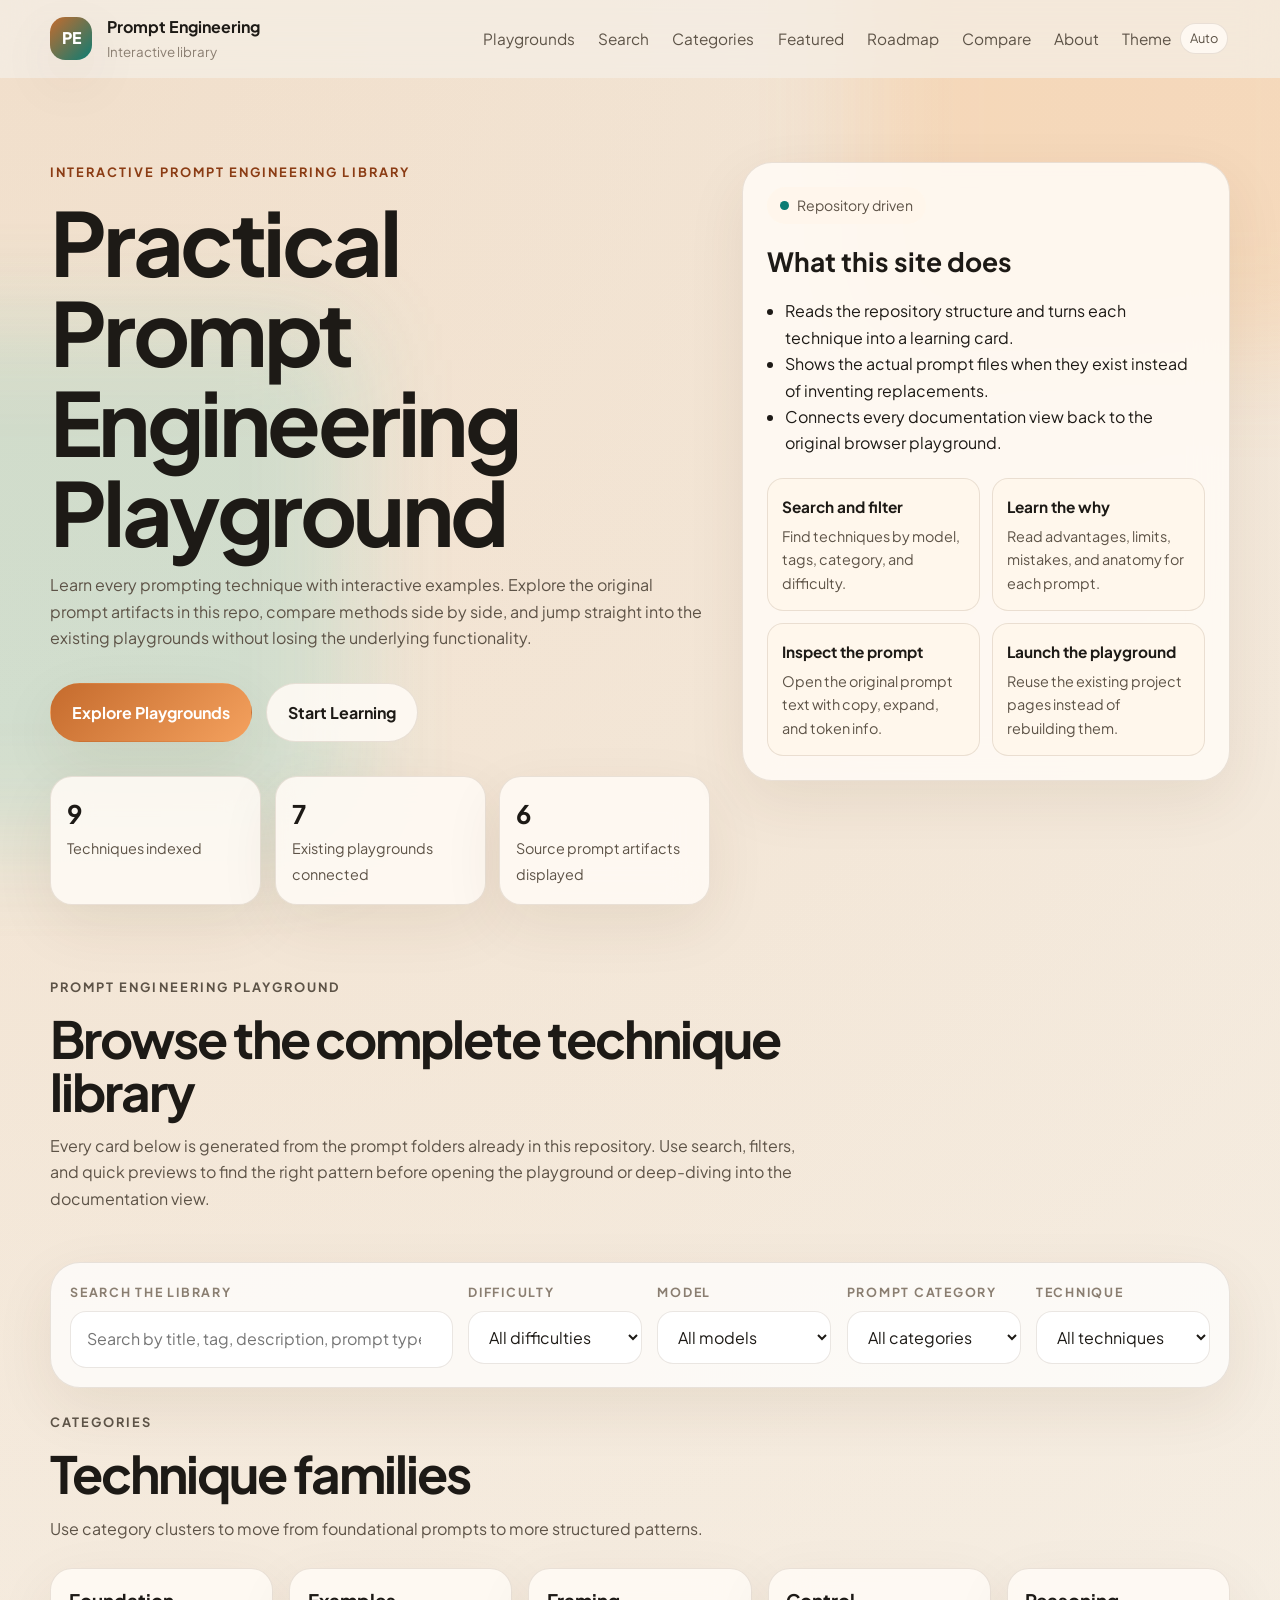
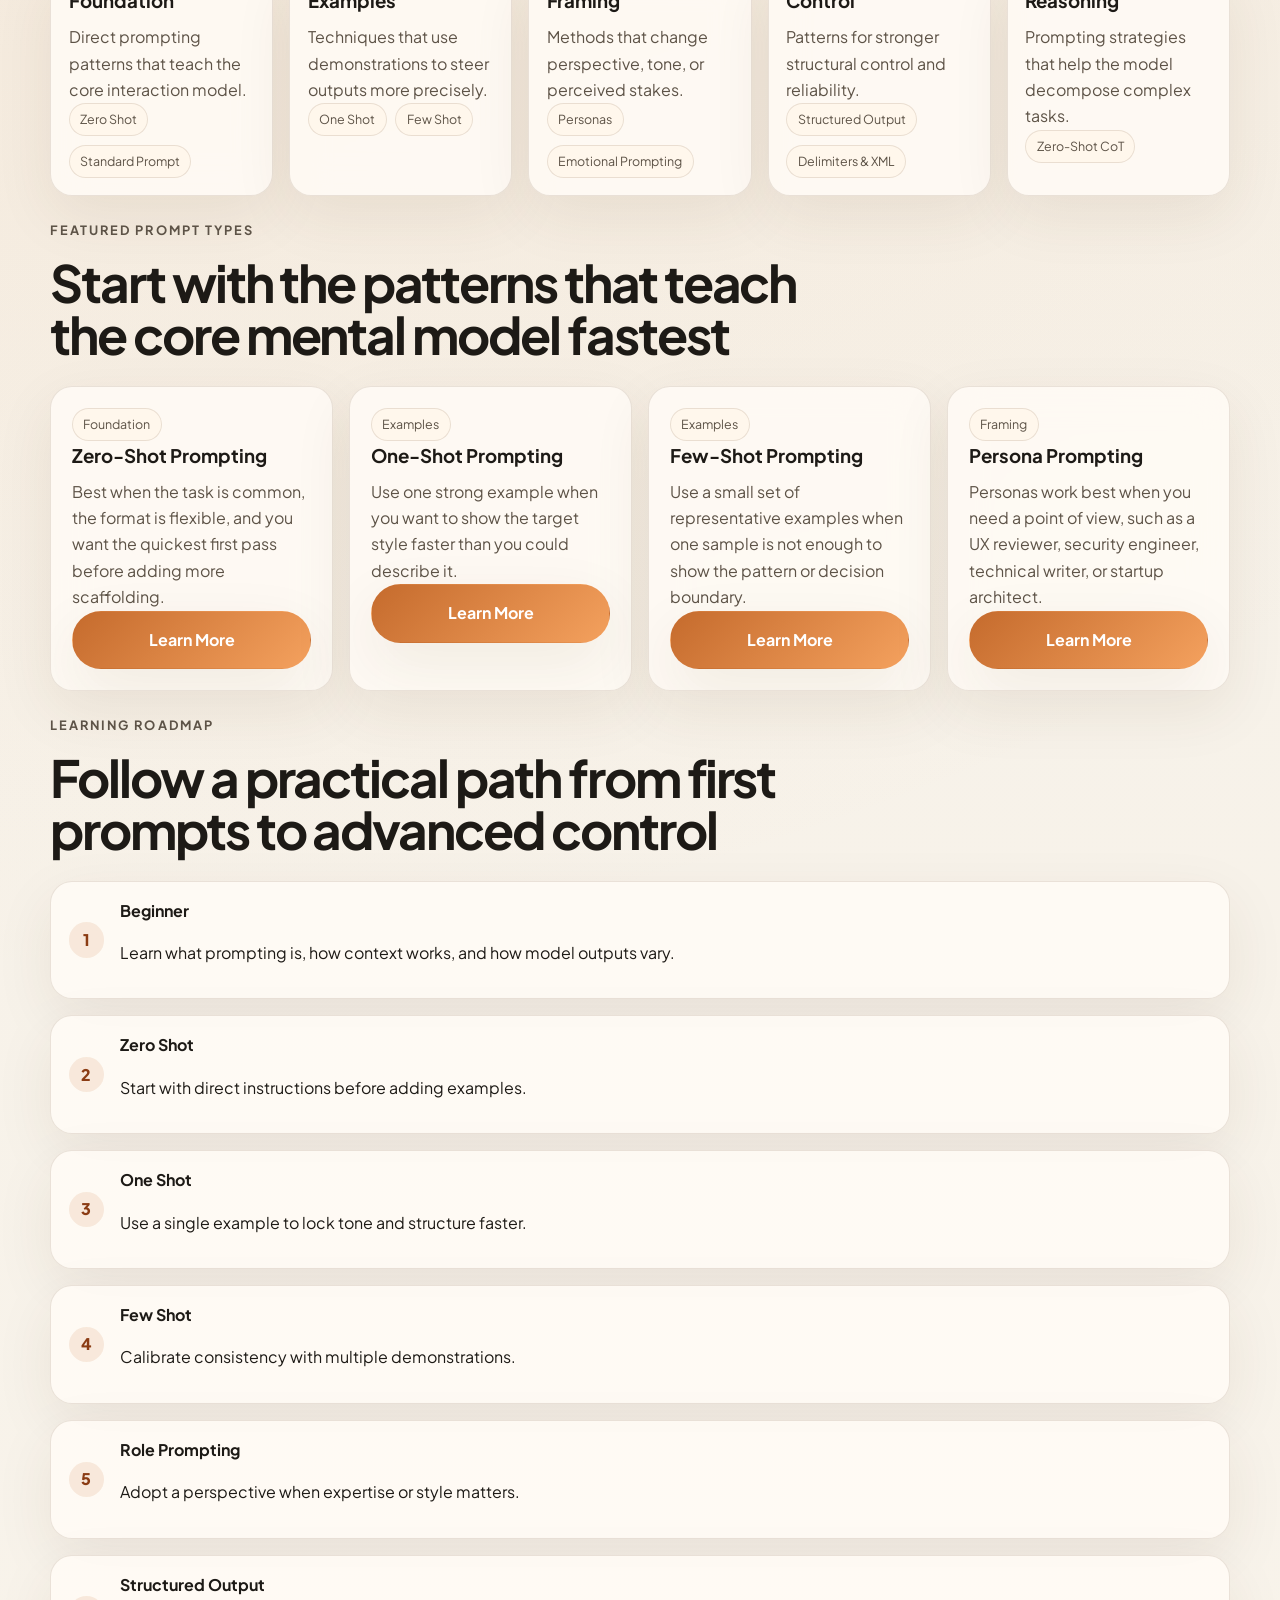
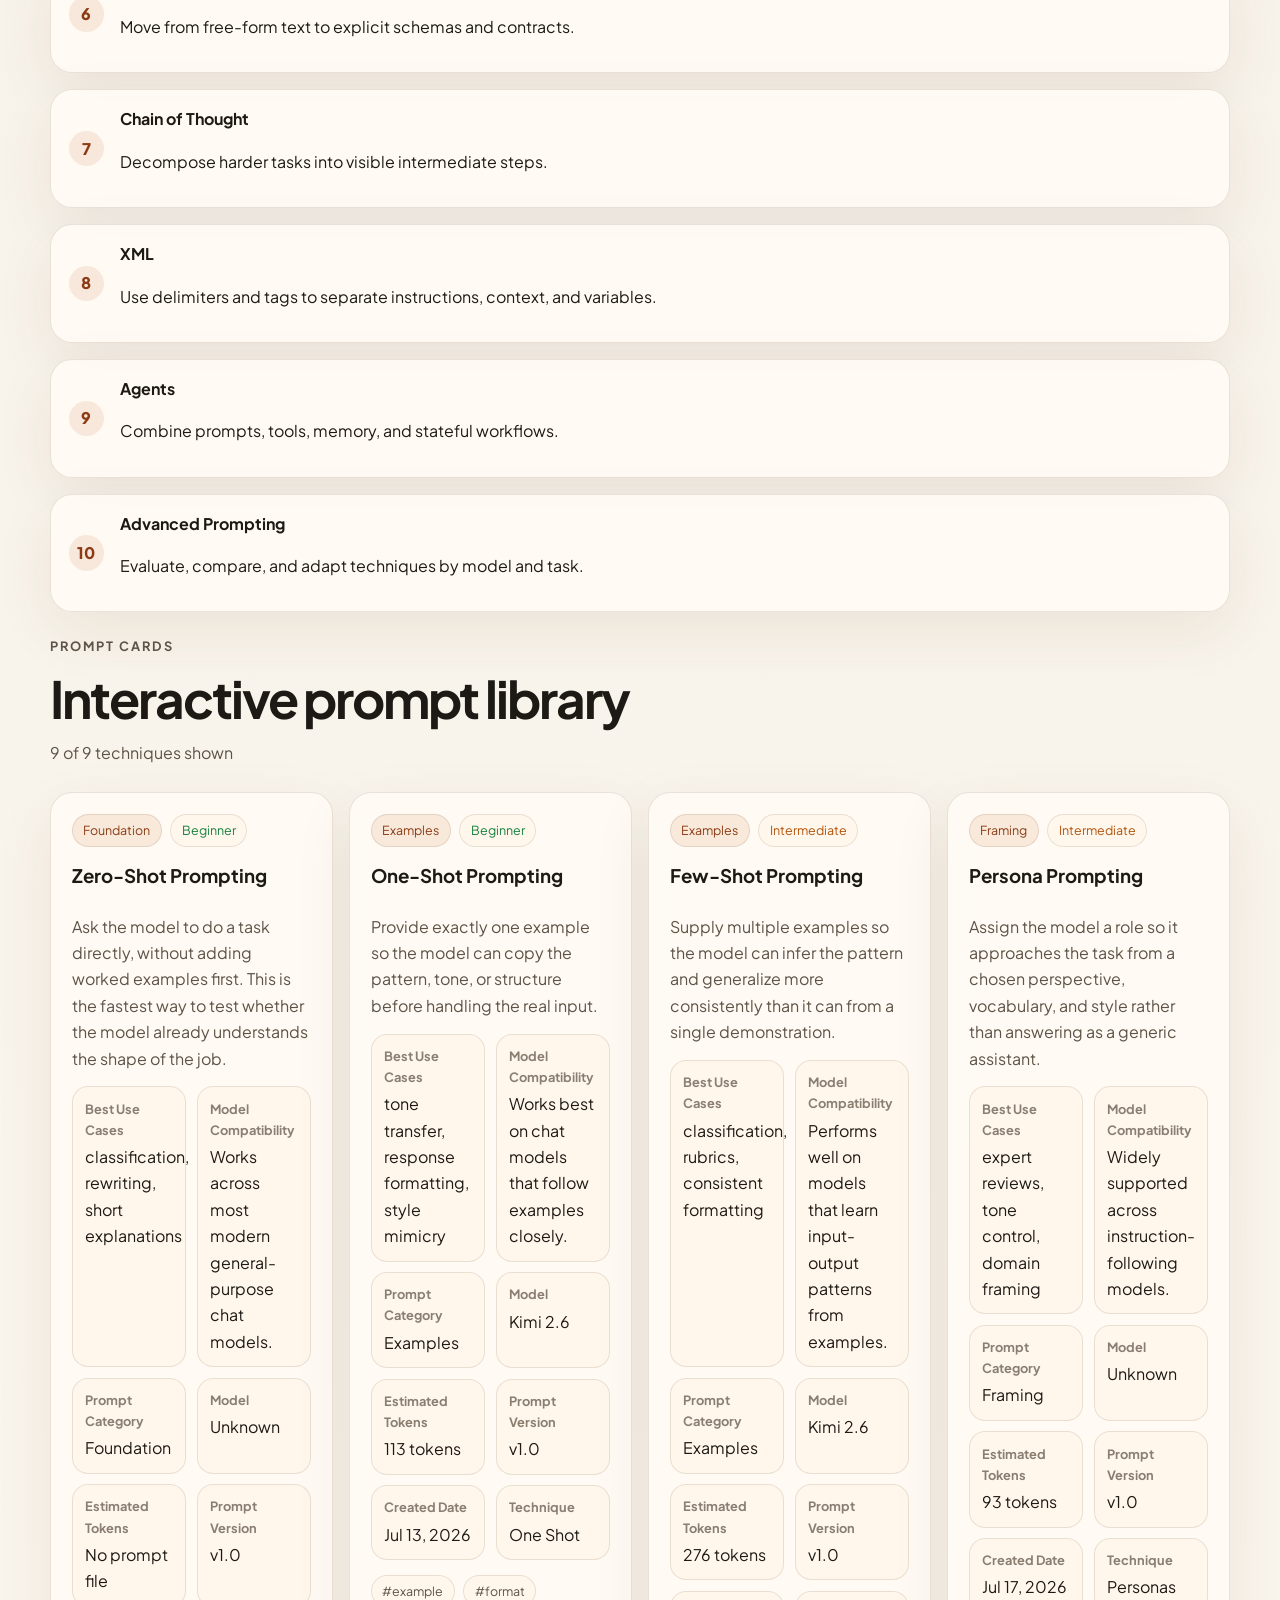
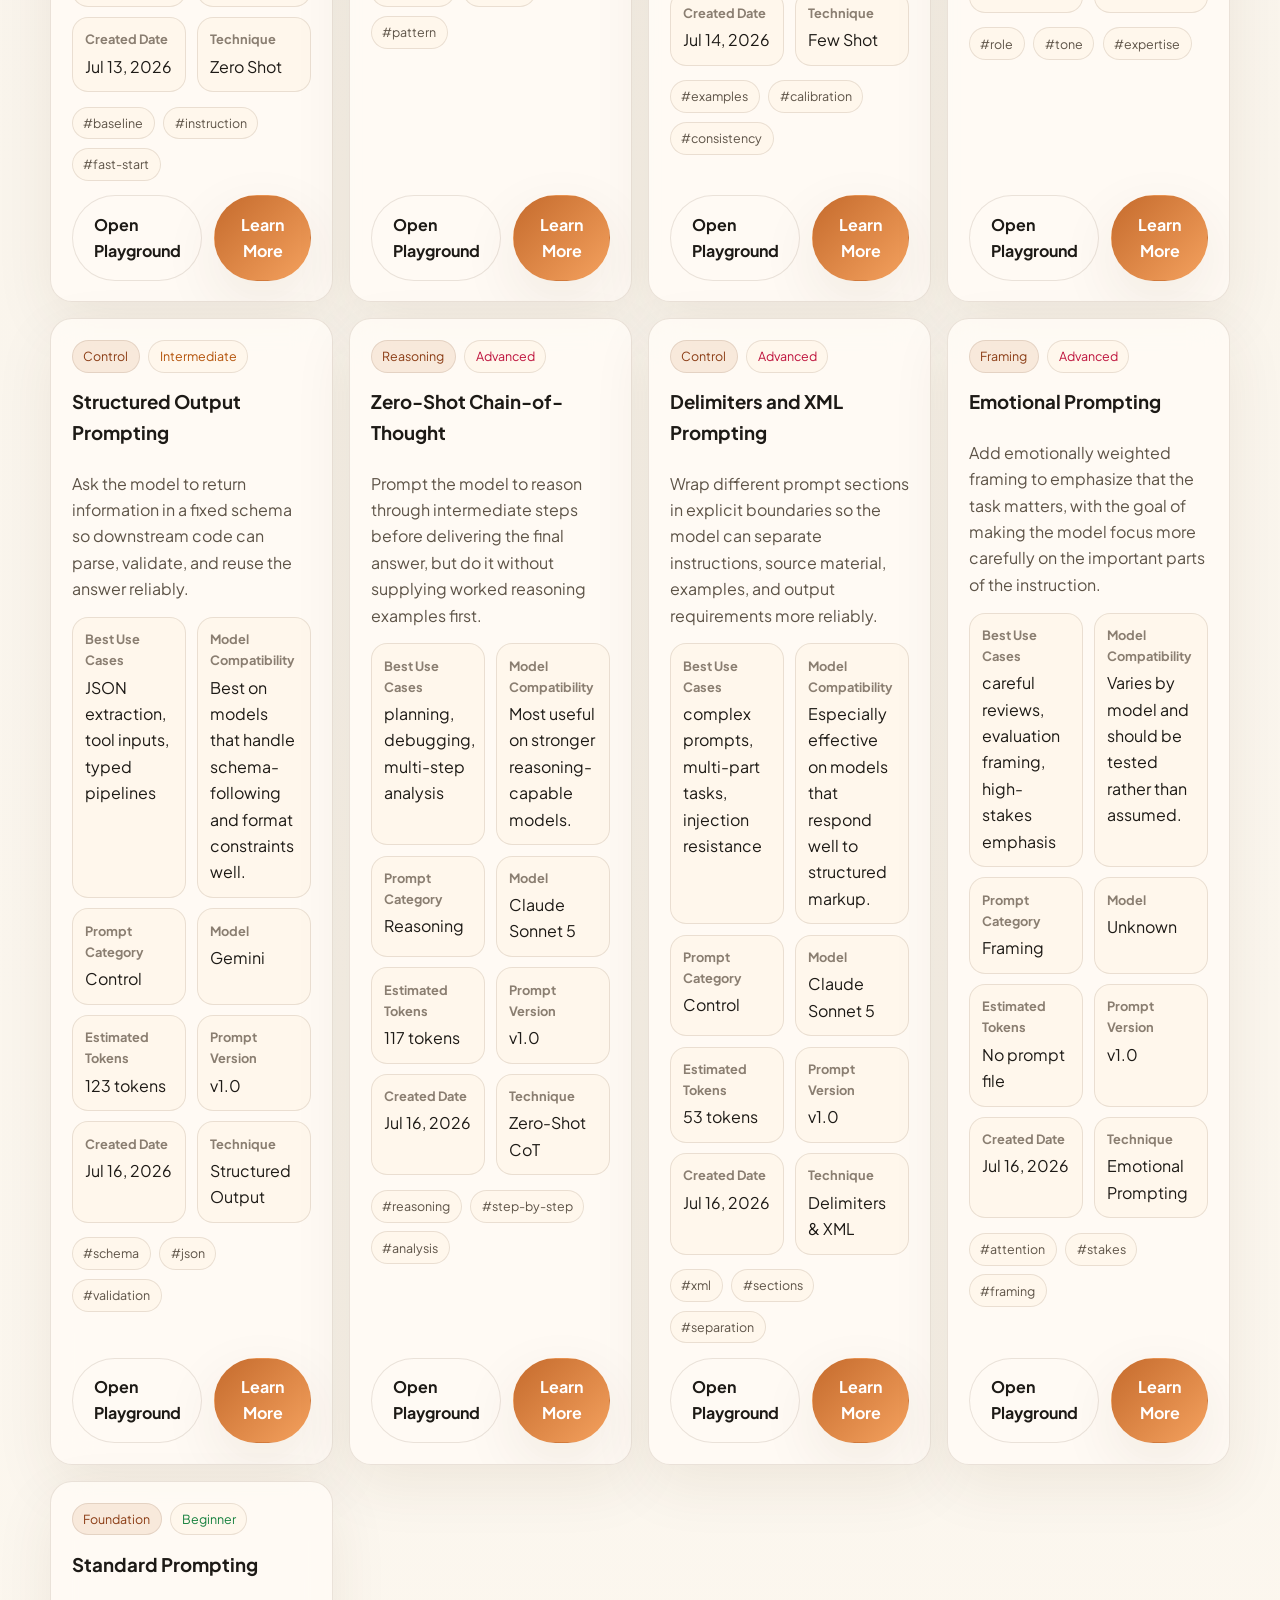
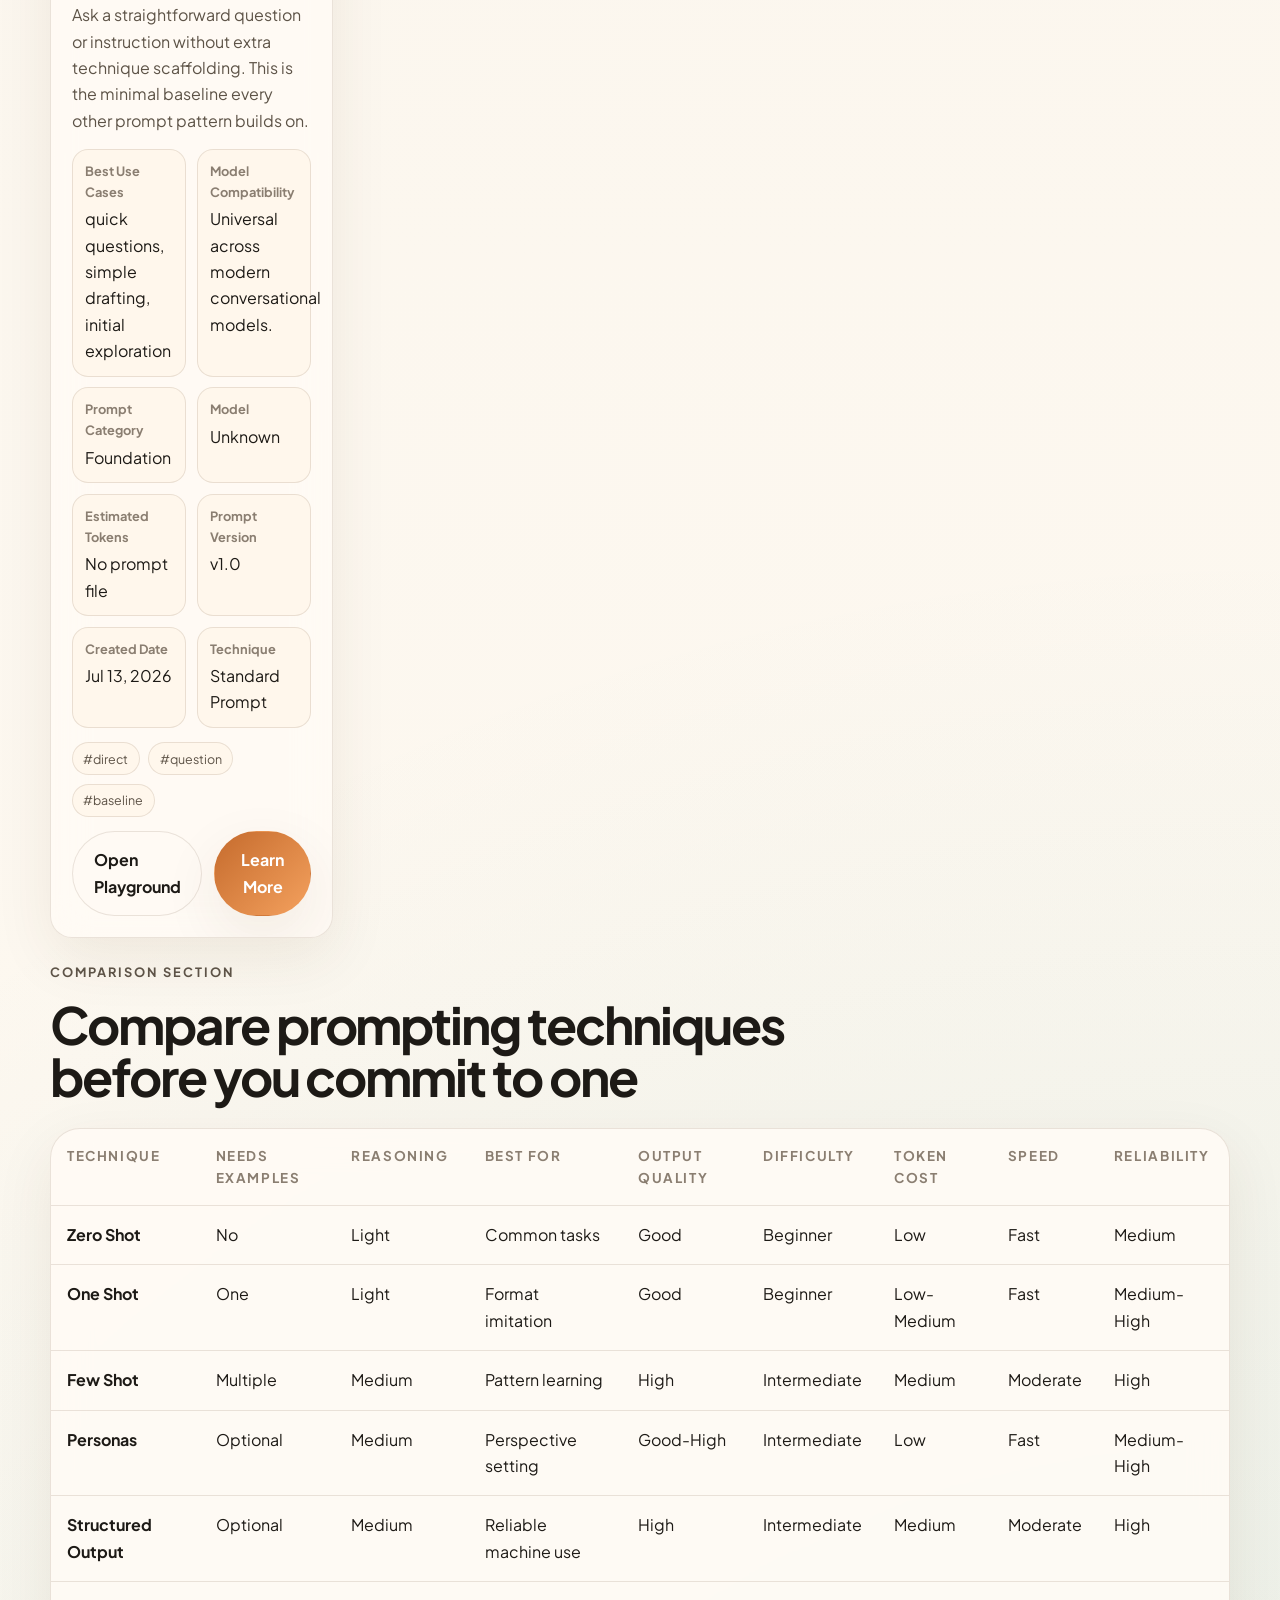
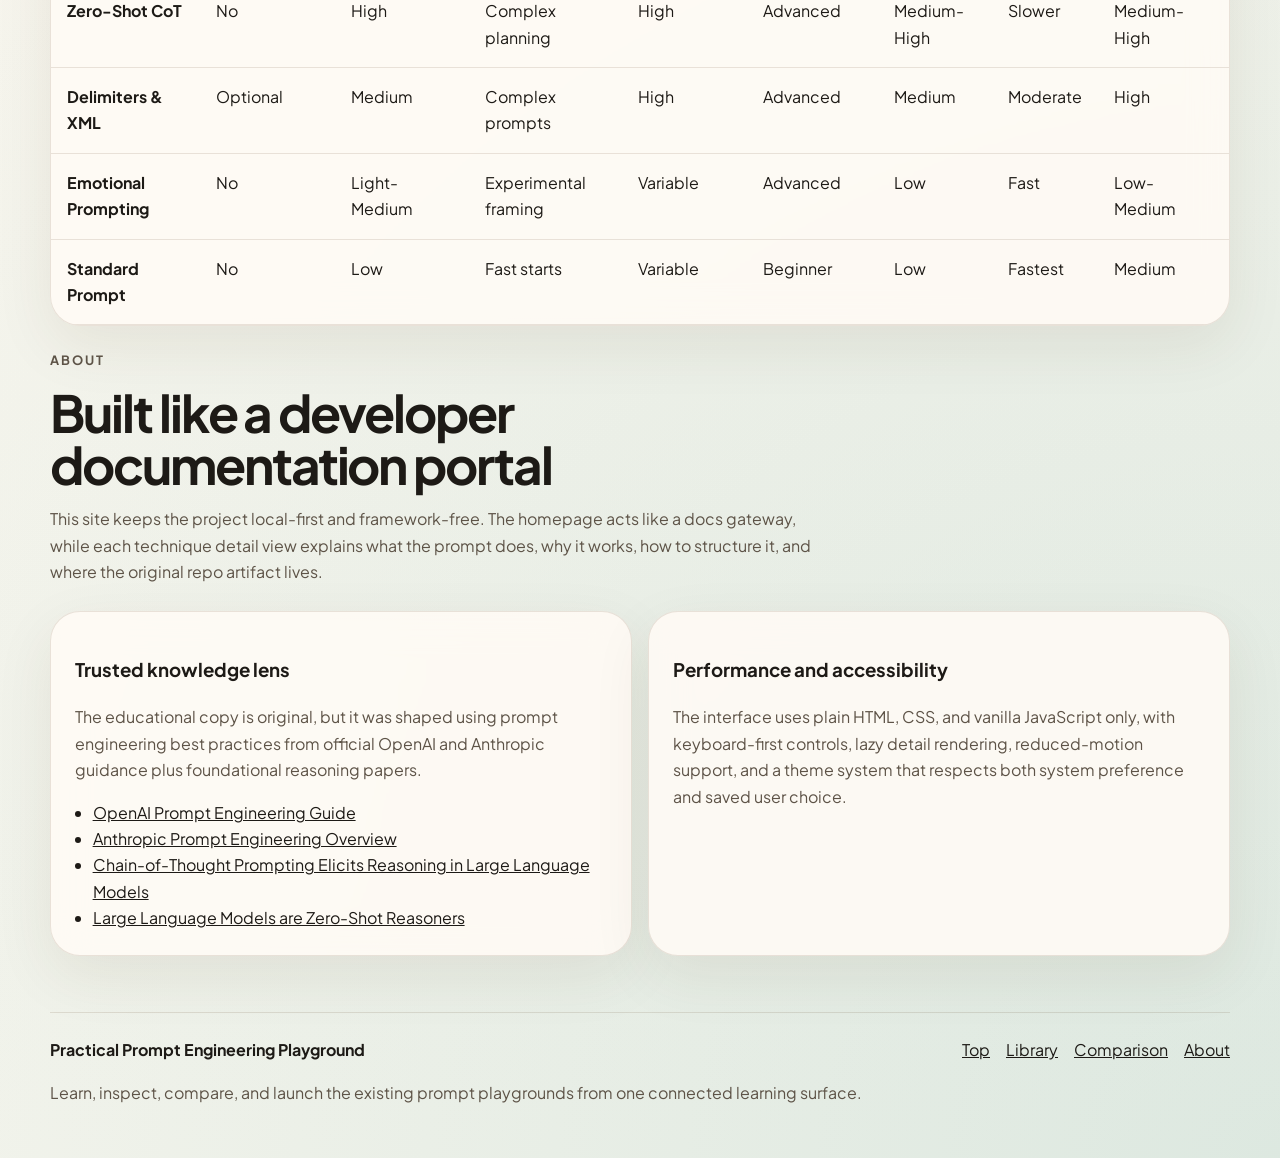
<file: index.html>
<!DOCTYPE html>
<html lang="en">
<head>
  <meta charset="UTF-8" />
  <meta name="viewport" content="width=device-width, initial-scale=1.0" />
  <title>Practical Prompt Engineering Playground</title>
  <meta
    name="description"
    content="An interactive prompt engineering library with explainers, comparisons, original prompt artifacts, and embedded playgrounds."
  />
  <link rel="preconnect" href="https://fonts.googleapis.com" />
  <link rel="preconnect" href="https://fonts.gstatic.com" crossorigin />
  <link
    href="https://fonts.googleapis.com/css2?family=Plus+Jakarta+Sans:wght@400;500;600;700;800&family=IBM+Plex+Mono:wght@400;500&display=swap"
    rel="stylesheet"
  />
  <link rel="stylesheet" href="style.css" />
</head>
<body>
  <div class="page-shell">
    <div class="ambient ambient-one" aria-hidden="true"></div>
    <div class="ambient ambient-two" aria-hidden="true"></div>

    <header class="site-header">
      <nav class="nav shell" aria-label="Primary">
        <a class="brand" href="#top" aria-label="Prompt Engineering Playground home">
          <span class="brand-mark">PE</span>
          <span>
            <strong>Prompt Engineering</strong>
            <small>Interactive library</small>
          </span>
        </a>

        <button class="nav-toggle" id="navToggle" aria-expanded="false" aria-controls="navMenu">
          <span></span>
          <span></span>
          <span></span>
        </button>

        <div class="nav-menu" id="navMenu">
          <a href="#playgrounds">Playgrounds</a>
          <a href="#search">Search</a>
          <a href="#categories">Categories</a>
          <a href="#featured">Featured</a>
          <a href="#roadmap">Roadmap</a>
          <a href="#comparison">Compare</a>
          <a href="#about">About</a>
          <button class="theme-toggle" id="themeToggle" type="button" aria-label="Toggle color theme">
            <span class="theme-toggle-label">Theme</span>
            <span class="theme-toggle-value" id="themeToggleValue">Auto</span>
          </button>
        </div>
      </nav>
    </header>

    <main id="top">
      <section class="hero shell observed-section" id="hero">
        <div class="hero-copy reveal">
          <p class="eyebrow">Interactive Prompt Engineering Library</p>
          <h1>Practical Prompt Engineering Playground</h1>
          <p class="hero-subtitle">
            Learn every prompting technique with interactive examples. Explore the original prompt
            artifacts in this repo, compare methods side by side, and jump straight into the
            existing playgrounds without losing the underlying functionality.
          </p>

          <div class="hero-actions">
            <a class="button button-primary" href="#playgrounds">Explore Playgrounds</a>
            <a class="button button-secondary" href="#roadmap">Start Learning</a>
          </div>

          <ul class="hero-stats" id="heroStats" aria-label="Library statistics"></ul>
        </div>

        <div class="hero-panel reveal">
          <div class="glass-card hero-card">
            <div class="hero-card-head">
              <span class="status-dot"></span>
              <span>Repository driven</span>
            </div>
            <h2>What this site does</h2>
            <ul class="hero-checks">
              <li>Reads the repository structure and turns each technique into a learning card.</li>
              <li>Shows the actual prompt files when they exist instead of inventing replacements.</li>
              <li>Connects every documentation view back to the original browser playground.</li>
            </ul>
            <div class="hero-mini-grid" id="heroMiniGrid"></div>
          </div>
        </div>
      </section>

      <section class="shell observed-section" id="playgrounds">
        <div class="section-heading reveal">
          <p class="eyebrow">Prompt Engineering Playground</p>
          <h2>Browse the complete technique library</h2>
          <p>
            Every card below is generated from the prompt folders already in this repository. Use
            search, filters, and quick previews to find the right pattern before opening the
            playground or deep-diving into the documentation view.
          </p>
        </div>
      </section>

      <section class="shell library-controls observed-section" id="search">
        <div class="control-grid reveal">
          <label class="search-field">
            <span class="control-label">Search the library</span>
            <input
              id="searchInput"
              type="search"
              placeholder="Search by title, tag, description, prompt type, or model"
              aria-label="Search techniques"
            />
          </label>

          <label>
            <span class="control-label">Difficulty</span>
            <select id="difficultyFilter" aria-label="Filter by difficulty">
              <option value="">All difficulties</option>
            </select>
          </label>

          <label>
            <span class="control-label">Model</span>
            <select id="modelFilter" aria-label="Filter by model">
              <option value="">All models</option>
            </select>
          </label>

          <label>
            <span class="control-label">Prompt category</span>
            <select id="categoryFilter" aria-label="Filter by prompt category">
              <option value="">All categories</option>
            </select>
          </label>

          <label>
            <span class="control-label">Technique</span>
            <select id="techniqueFilter" aria-label="Filter by technique">
              <option value="">All techniques</option>
            </select>
          </label>
        </div>
      </section>

      <section class="shell observed-section" id="categories">
        <div class="section-heading reveal">
          <p class="eyebrow">Categories</p>
          <h2>Technique families</h2>
          <p>Use category clusters to move from foundational prompts to more structured patterns.</p>
        </div>
        <div class="category-strip reveal" id="categoryStrip" aria-label="Prompt categories"></div>
      </section>

      <section class="shell observed-section" id="featured">
        <div class="section-heading reveal">
          <p class="eyebrow">Featured Prompt Types</p>
          <h2>Start with the patterns that teach the core mental model fastest</h2>
        </div>
        <div class="featured-grid" id="featuredGrid"></div>
      </section>

      <section class="shell observed-section" id="roadmap">
        <div class="section-heading reveal">
          <p class="eyebrow">Learning Roadmap</p>
          <h2>Follow a practical path from first prompts to advanced control</h2>
        </div>
        <ol class="roadmap reveal" id="roadmapList"></ol>
      </section>

      <section class="shell observed-section" id="promptCards">
        <div class="section-heading reveal">
          <p class="eyebrow">Prompt Cards</p>
          <h2>Interactive prompt library</h2>
          <p id="resultsSummary">Loading techniques…</p>
        </div>
        <div class="cards-grid" id="cardsGrid" aria-live="polite"></div>
      </section>

      <section class="shell observed-section" id="comparison">
        <div class="section-heading reveal">
          <p class="eyebrow">Comparison Section</p>
          <h2>Compare prompting techniques before you commit to one</h2>
        </div>
        <div class="comparison-wrap reveal">
          <table class="comparison-table">
            <thead>
              <tr>
                <th>Technique</th>
                <th>Needs Examples</th>
                <th>Reasoning</th>
                <th>Best For</th>
                <th>Output Quality</th>
                <th>Difficulty</th>
                <th>Token Cost</th>
                <th>Speed</th>
                <th>Reliability</th>
              </tr>
            </thead>
            <tbody id="comparisonBody"></tbody>
          </table>
        </div>
      </section>

      <section class="shell about-grid observed-section" id="about">
        <div class="section-heading reveal">
          <p class="eyebrow">About</p>
          <h2>Built like a developer documentation portal</h2>
          <p>
            This site keeps the project local-first and framework-free. The homepage acts like a
            docs gateway, while each technique detail view explains what the prompt does, why it
            works, how to structure it, and where the original repo artifact lives.
          </p>
        </div>
        <div class="about-panels">
          <article class="glass-card reveal">
            <h3>Trusted knowledge lens</h3>
            <p>
              The educational copy is original, but it was shaped using prompt engineering best
              practices from official OpenAI and Anthropic guidance plus foundational reasoning
              papers.
            </p>
            <ul class="source-list" id="sourceList"></ul>
          </article>
          <article class="glass-card reveal">
            <h3>Performance and accessibility</h3>
            <p>
              The interface uses plain HTML, CSS, and vanilla JavaScript only, with keyboard-first
              controls, lazy detail rendering, reduced-motion support, and a theme system that
              respects both system preference and saved user choice.
            </p>
          </article>
        </div>
      </section>
    </main>

    <footer class="site-footer">
      <div class="shell footer-layout">
        <div>
          <strong>Practical Prompt Engineering Playground</strong>
          <p>
            Learn, inspect, compare, and launch the existing prompt playgrounds from one connected
            learning surface.
          </p>
        </div>
        <div class="footer-links">
          <a href="#hero">Top</a>
          <a href="#playgrounds">Library</a>
          <a href="#comparison">Comparison</a>
          <a href="#about">About</a>
        </div>
      </div>
    </footer>
  </div>

  <aside
    class="detail-panel"
    id="detailPanel"
    aria-hidden="true"
    role="dialog"
    aria-modal="true"
    aria-labelledby="detailTitle"
  >
    <div class="detail-backdrop" id="detailBackdrop"></div>
    <div class="detail-dialog">
      <button class="detail-close" id="detailClose" type="button" aria-label="Close documentation panel">
        Close
      </button>

      <div class="detail-body" id="detailBody">
        <div class="detail-header">
          <p class="eyebrow" id="detailCategory"></p>
          <h2 id="detailTitle">Technique</h2>
          <p class="detail-summary" id="detailSummary"></p>
          <div class="detail-meta" id="detailMeta"></div>
        </div>

        <nav class="detail-nav" aria-label="Technique sections">
          <a href="#detail-overview">What is this Prompt?</a>
          <a href="#detail-utility">Why is it useful?</a>
          <a href="#detail-how">How does it work?</a>
          <a href="#detail-structure">Prompt Structure</a>
          <a href="#detail-prompt">Prompt Used</a>
          <a href="#detail-generated">Generated By</a>
          <a href="#detail-playground">Playground</a>
          <a href="#detail-related">Related Prompt Types</a>
        </nav>

        <section class="detail-section" id="detail-overview">
          <h3>What is this Prompt?</h3>
          <p id="detailDefinition"></p>
        </section>

        <section class="detail-section" id="detail-utility">
          <h3>Why is it useful?</h3>
          <div class="detail-columns">
            <article class="glass-card">
              <h4>Advantages</h4>
              <ul id="detailAdvantages"></ul>
            </article>
            <article class="glass-card">
              <h4>Limitations</h4>
              <ul id="detailLimitations"></ul>
            </article>
            <article class="glass-card">
              <h4>Common Mistakes</h4>
              <ul id="detailMistakes"></ul>
            </article>
            <article class="glass-card">
              <h4>When Not to Use</h4>
              <ul id="detailWhenNot"></ul>
            </article>
          </div>
          <div class="detail-columns two-up">
            <article class="glass-card">
              <h4>Real-world Use Cases</h4>
              <ul id="detailUseCases"></ul>
            </article>
            <article class="glass-card">
              <h4>Industry Examples</h4>
              <ul id="detailExamples"></ul>
            </article>
          </div>
        </section>

        <section class="detail-section" id="detail-how">
          <h3>How does it work?</h3>
          <ol class="process-steps" id="detailProcess"></ol>
          <div class="diagram" id="detailDiagram" aria-label="Technique flow diagram"></div>
        </section>

        <section class="detail-section" id="detail-structure">
          <h3>Prompt Structure</h3>
          <div class="anatomy-grid" id="detailAnatomy"></div>
        </section>

        <section class="detail-section" id="detail-prompt">
          <div class="section-head-inline">
            <div>
              <h3>Prompt Used</h3>
              <p id="detailPromptNote"></p>
            </div>
            <div class="code-actions">
              <button class="button button-ghost" id="copyPromptButton" type="button">Copy Prompt</button>
              <button class="button button-ghost" id="expandPromptButton" type="button">Expand</button>
            </div>
          </div>
          <div class="code-meta" id="detailCodeMeta"></div>
          <div class="code-viewer collapsed" id="codeViewer">
            <div class="code-lines" id="codeLines"></div>
          </div>
        </section>

        <section class="detail-section" id="detail-generated">
          <h3>Generated By</h3>
          <div class="generated-grid">
            <article class="glass-card">
              <h4>Model name</h4>
              <p id="detailModel"></p>
            </article>
            <article class="glass-card">
              <h4>Prompt version</h4>
              <p id="detailVersion"></p>
            </article>
            <article class="glass-card">
              <h4>Created date</h4>
              <p id="detailDate"></p>
            </article>
          </div>
        </section>

        <section class="detail-section" id="detail-playground">
          <div class="section-head-inline">
            <div>
              <h3>Playground</h3>
              <p>Existing repo assets are embedded or linked here without recreating the original logic.</p>
            </div>
            <a class="button button-secondary" id="openPlaygroundLink" target="_blank" rel="noopener">Open Playground</a>
          </div>
          <div class="playground-stage" id="playgroundStage"></div>
        </section>

        <section class="detail-section" id="detail-related">
          <h3>Related Prompt Types</h3>
          <div class="related-grid" id="detailRelated"></div>
        </section>
      </div>
    </div>
  </aside>

  <template id="emptyStateTemplate">
    <article class="empty-state">
      <h3>No techniques match the current filters</h3>
      <p>Try removing one or two filters, or search for a broader concept like “reasoning” or “structure”.</p>
    </article>
  </template>

  <script src="script.js"></script>
</body>
</html>
</file>
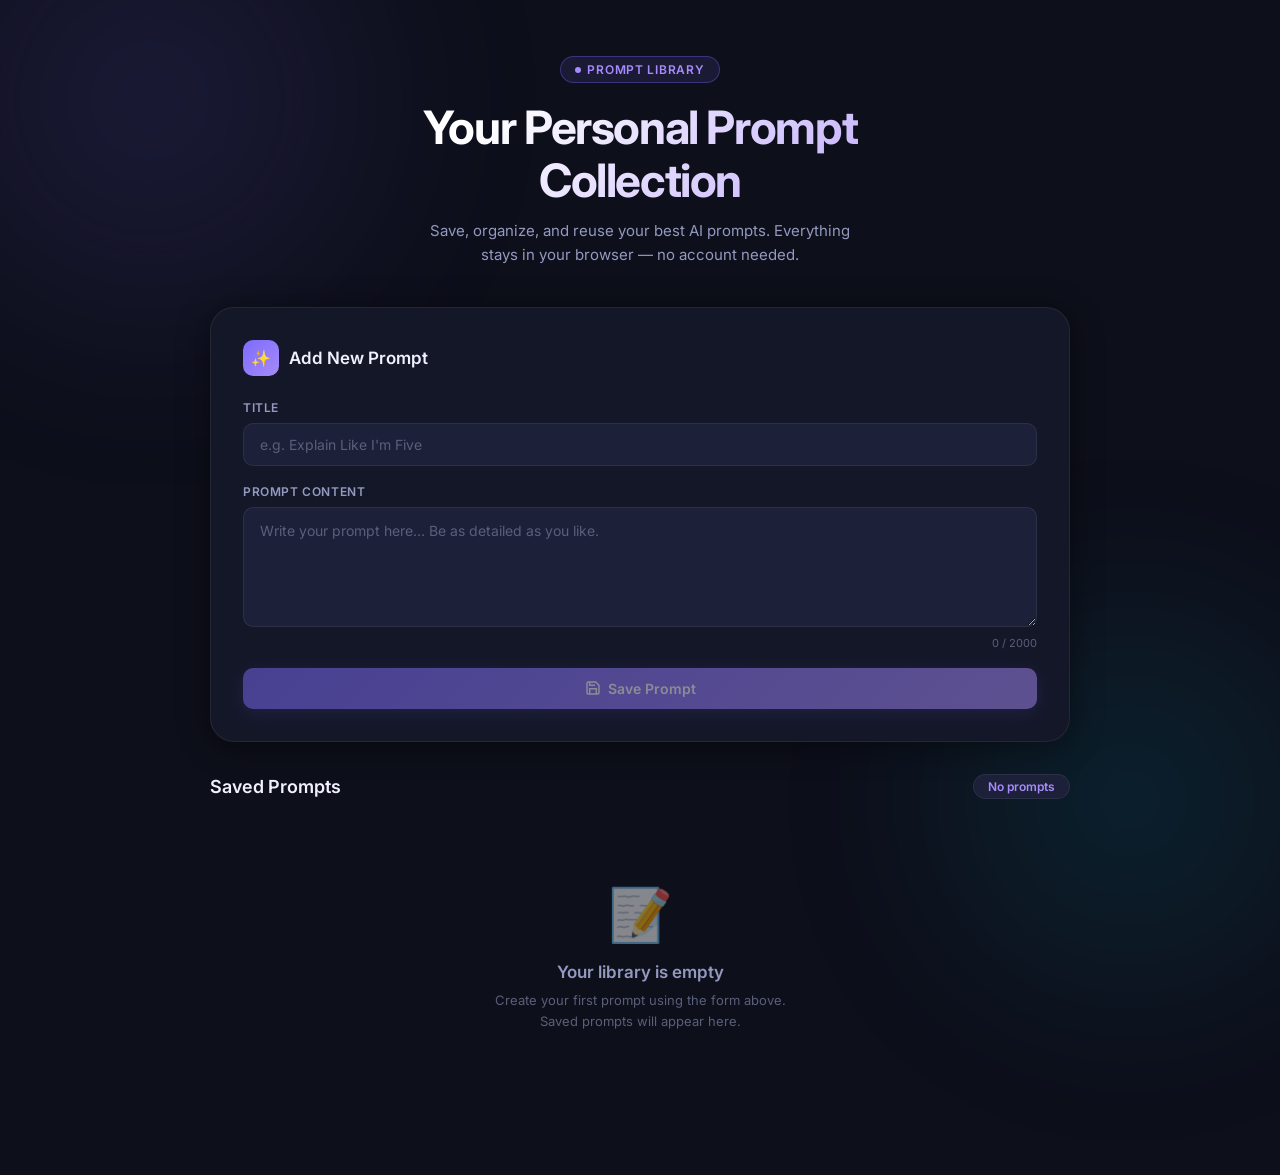
<file: FewShortPrompt/index.html>
<!DOCTYPE html>
<html lang="en">
<head>
  <meta charset="UTF-8" />
  <meta name="viewport" content="width=device-width, initial-scale=1.0" />
  <title>Prompt Library — Save &amp; Organize Your AI Prompts</title>
  <meta name="description" content="A beautiful prompt library app to save, browse, and manage your AI prompts locally in your browser." />
  <link rel="preconnect" href="https://fonts.googleapis.com" />
  <link rel="preconnect" href="https://fonts.gstatic.com" crossorigin />
  <link href="https://fonts.googleapis.com/css2?family=Inter:wght@300;400;500;600;700&display=swap" rel="stylesheet" />
  <link rel="stylesheet" href="style.css" />
</head>
<body>
  <div class="app-wrapper">

    <!-- Header -->
    <header>
      <div class="header-badge"><span class="dot"></span>Prompt Library</div>
      <h1>Your Personal Prompt<br>Collection</h1>
      <p>Save, organize, and reuse your best AI prompts. Everything stays in your browser — no account needed.</p>
    </header>

    <!-- Add Prompt Form -->
    <div class="card" id="addPromptCard">
      <div class="form-header">
        <div class="icon">&#10024;</div>
        <h2>Add New Prompt</h2>
      </div>

      <div class="form-group">
        <label for="promptTitle">Title</label>
        <input
          type="text"
          id="promptTitle"
          placeholder="e.g. Explain Like I'm Five"
          maxlength="80"
          autocomplete="off"
        />
      </div>

      <div class="form-group">
        <label for="promptContent">Prompt Content</label>
        <textarea
          id="promptContent"
          placeholder="Write your prompt here&#8230; Be as detailed as you like."
          maxlength="2000"
        ></textarea>
        <div class="char-count" id="charCount">0 / 2000</div>
      </div>

      <button class="btn btn-primary" id="saveBtn" disabled>
        <svg width="16" height="16" fill="none" stroke="currentColor" stroke-width="2.2" viewBox="0 0 24 24"><path d="M19 21H5a2 2 0 0 1-2-2V5a2 2 0 0 1 2-2h11l5 5v11a2 2 0 0 1-2 2z"/><polyline points="17 21 17 13 7 13 7 21"/><polyline points="7 3 7 8 15 8"/></svg>
        Save Prompt
      </button>
    </div>

    <!-- Prompt Library -->
    <div class="stats-bar">
      <h3>Saved Prompts</h3>
      <span class="prompt-count" id="promptCount">0 prompts</span>
    </div>

    <div class="search-wrapper" id="searchWrapper" style="display:none;">
      <svg width="16" height="16" fill="none" stroke="currentColor" stroke-width="2" viewBox="0 0 24 24"><circle cx="11" cy="11" r="8"/><line x1="21" y1="21" x2="16.65" y2="16.65"/></svg>
      <input type="text" id="searchInput" placeholder="Search prompts&#8230;" autocomplete="off" />
    </div>

    <div class="prompt-grid" id="promptGrid" role="list" aria-label="Saved prompts">
      <!-- Prompt cards rendered here -->
    </div>
  </div>

  <!-- Delete Prompt Confirm Dialog -->
  <div class="overlay" id="deleteOverlay" role="dialog" aria-modal="true" aria-labelledby="dialogTitle">
    <div class="dialog">
      <div class="dialog-icon">&#128465;&#65039;</div>
      <h3 id="dialogTitle">Delete Prompt?</h3>
      <p>This will permanently remove <strong id="deletePromptName"></strong> from your library. This action cannot be undone.</p>
      <div class="dialog-actions">
        <button class="btn-ghost" id="cancelDeleteBtn">Cancel</button>
        <button class="btn-danger" id="confirmDeleteBtn">Delete</button>
      </div>
    </div>
  </div>

  <!-- Delete Note Confirm Dialog -->
  <div class="overlay" id="noteDeleteOverlay" role="dialog" aria-modal="true" aria-labelledby="noteDialogTitle">
    <div class="dialog">
      <div class="dialog-icon" style="background:rgba(124,107,252,0.15);border-color:rgba(124,107,252,0.3);">&#128221;&#65039;</div>
      <h3 id="noteDialogTitle">Delete Note?</h3>
      <p>This will permanently remove this note. This action cannot be undone.</p>
      <div class="dialog-actions">
        <button class="btn-ghost" id="cancelNoteDeleteBtn">Cancel</button>
        <button class="btn-danger" id="confirmNoteDeleteBtn">Delete Note</button>
      </div>
    </div>
  </div>

  <!-- Toast container -->
  <div class="toast-container" id="toastContainer" aria-live="polite"></div>

  <script src="script.js"></script>
</body>
</html>
</file>
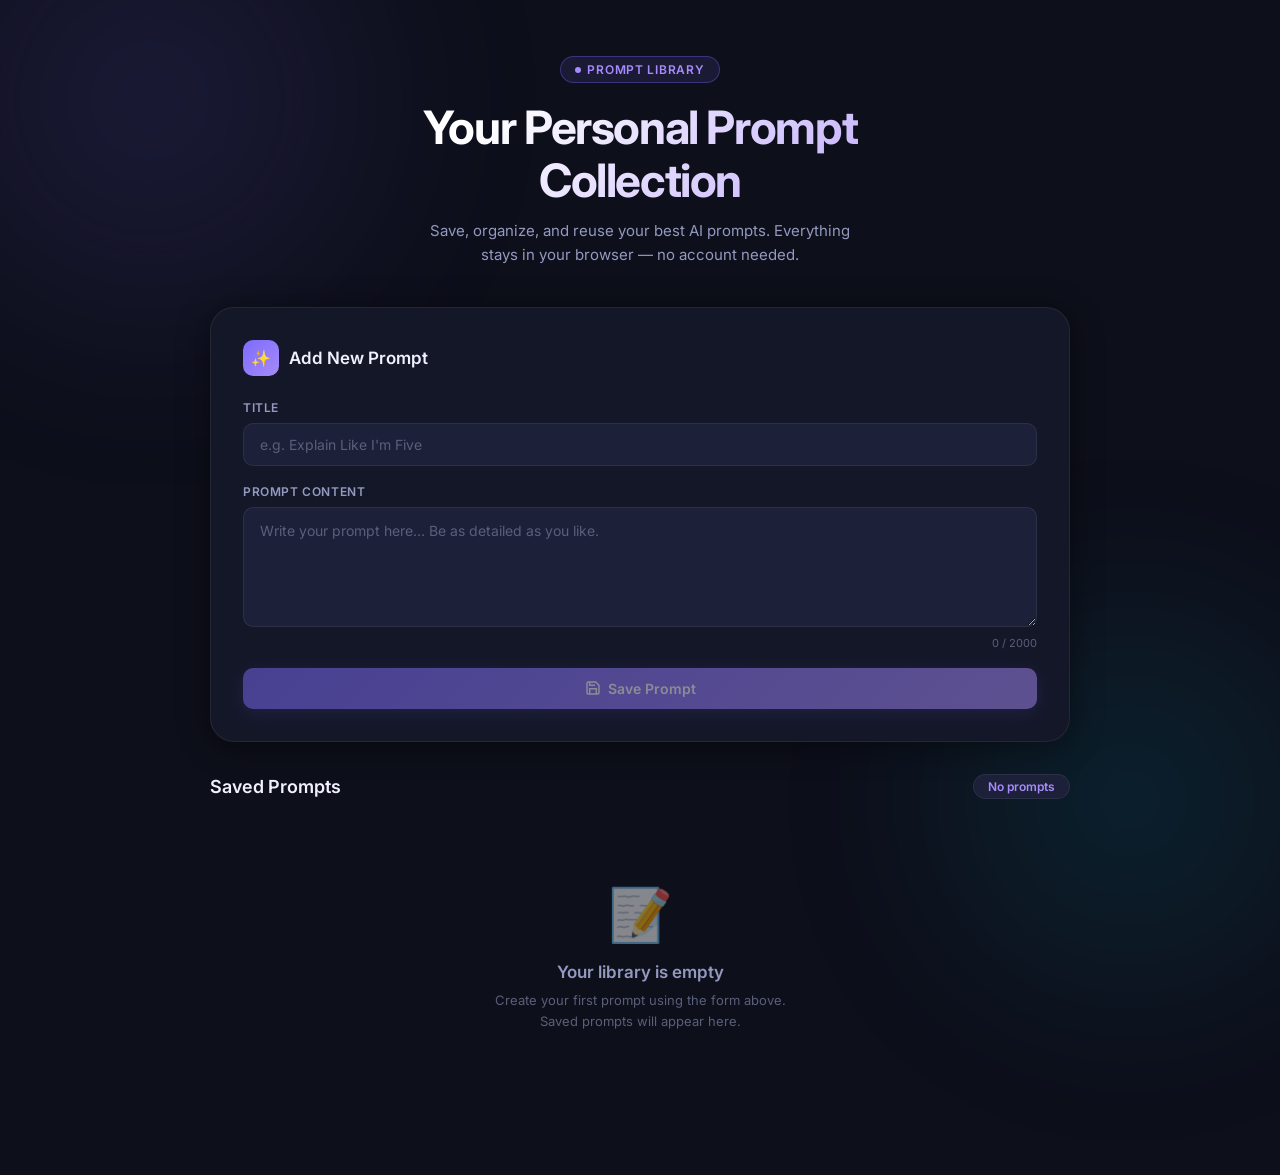
<file: OneShortPrompt/index.html>
<!DOCTYPE html>
<html lang="en">
<head>
  <meta charset="UTF-8" />
  <meta name="viewport" content="width=device-width, initial-scale=1.0" />
  <title>Prompt Library — Save &amp; Organize Your AI Prompts</title>
  <meta name="description" content="A beautiful prompt library app to save, browse, and manage your AI prompts locally in your browser." />
  <link rel="preconnect" href="https://fonts.googleapis.com" />
  <link rel="preconnect" href="https://fonts.gstatic.com" crossorigin />
  <link href="https://fonts.googleapis.com/css2?family=Inter:wght@300;400;500;600;700&display=swap" rel="stylesheet" />
  <link rel="stylesheet" href="style.css" />
</head>
<body>
  <div class="app-wrapper">

    <!-- Header -->
    <header>
      <div class="header-badge"><span class="dot"></span>Prompt Library</div>
      <h1>Your Personal Prompt<br>Collection</h1>
      <p>Save, organize, and reuse your best AI prompts. Everything stays in your browser — no account needed.</p>
    </header>

    <!-- Add Prompt Form -->
    <div class="card" id="addPromptCard">
      <div class="form-header">
        <div class="icon">&#10024;</div>
        <h2>Add New Prompt</h2>
      </div>

      <div class="form-group">
        <label for="promptTitle">Title</label>
        <input
          type="text"
          id="promptTitle"
          placeholder="e.g. Explain Like I'm Five"
          maxlength="80"
          autocomplete="off"
        />
      </div>

      <div class="form-group">
        <label for="promptContent">Prompt Content</label>
        <textarea
          id="promptContent"
          placeholder="Write your prompt here&#8230; Be as detailed as you like."
          maxlength="2000"
        ></textarea>
        <div class="char-count" id="charCount">0 / 2000</div>
      </div>

      <button class="btn btn-primary" id="saveBtn" disabled>
        <svg width="16" height="16" fill="none" stroke="currentColor" stroke-width="2.2" viewBox="0 0 24 24"><path d="M19 21H5a2 2 0 0 1-2-2V5a2 2 0 0 1 2-2h11l5 5v11a2 2 0 0 1-2 2z"/><polyline points="17 21 17 13 7 13 7 21"/><polyline points="7 3 7 8 15 8"/></svg>
        Save Prompt
      </button>
    </div>

    <!-- Prompt Library -->
    <div class="stats-bar">
      <h3>Saved Prompts</h3>
      <span class="prompt-count" id="promptCount">0 prompts</span>
    </div>

    <div class="search-wrapper" id="searchWrapper" style="display:none;">
      <svg width="16" height="16" fill="none" stroke="currentColor" stroke-width="2" viewBox="0 0 24 24"><circle cx="11" cy="11" r="8"/><line x1="21" y1="21" x2="16.65" y2="16.65"/></svg>
      <input type="text" id="searchInput" placeholder="Search prompts&#8230;" autocomplete="off" />
    </div>

    <div class="prompt-grid" id="promptGrid" role="list" aria-label="Saved prompts">
      <!-- Prompt cards rendered here -->
    </div>
  </div>

  <!-- Delete Confirm Dialog -->
  <div class="overlay" id="deleteOverlay" role="dialog" aria-modal="true" aria-labelledby="dialogTitle">
    <div class="dialog">
      <div class="dialog-icon">&#128465;&#65039;</div>
      <h3 id="dialogTitle">Delete Prompt?</h3>
      <p>This will permanently remove <strong id="deletePromptName"></strong> from your library. This action cannot be undone.</p>
      <div class="dialog-actions">
        <button class="btn-ghost" id="cancelDeleteBtn">Cancel</button>
        <button class="btn-danger" id="confirmDeleteBtn">Delete</button>
      </div>
    </div>
  </div>

  <!-- Toast container -->
  <div class="toast-container" id="toastContainer" aria-live="polite"></div>

  <script src="script.js"></script>
</body>
</html>
</file>
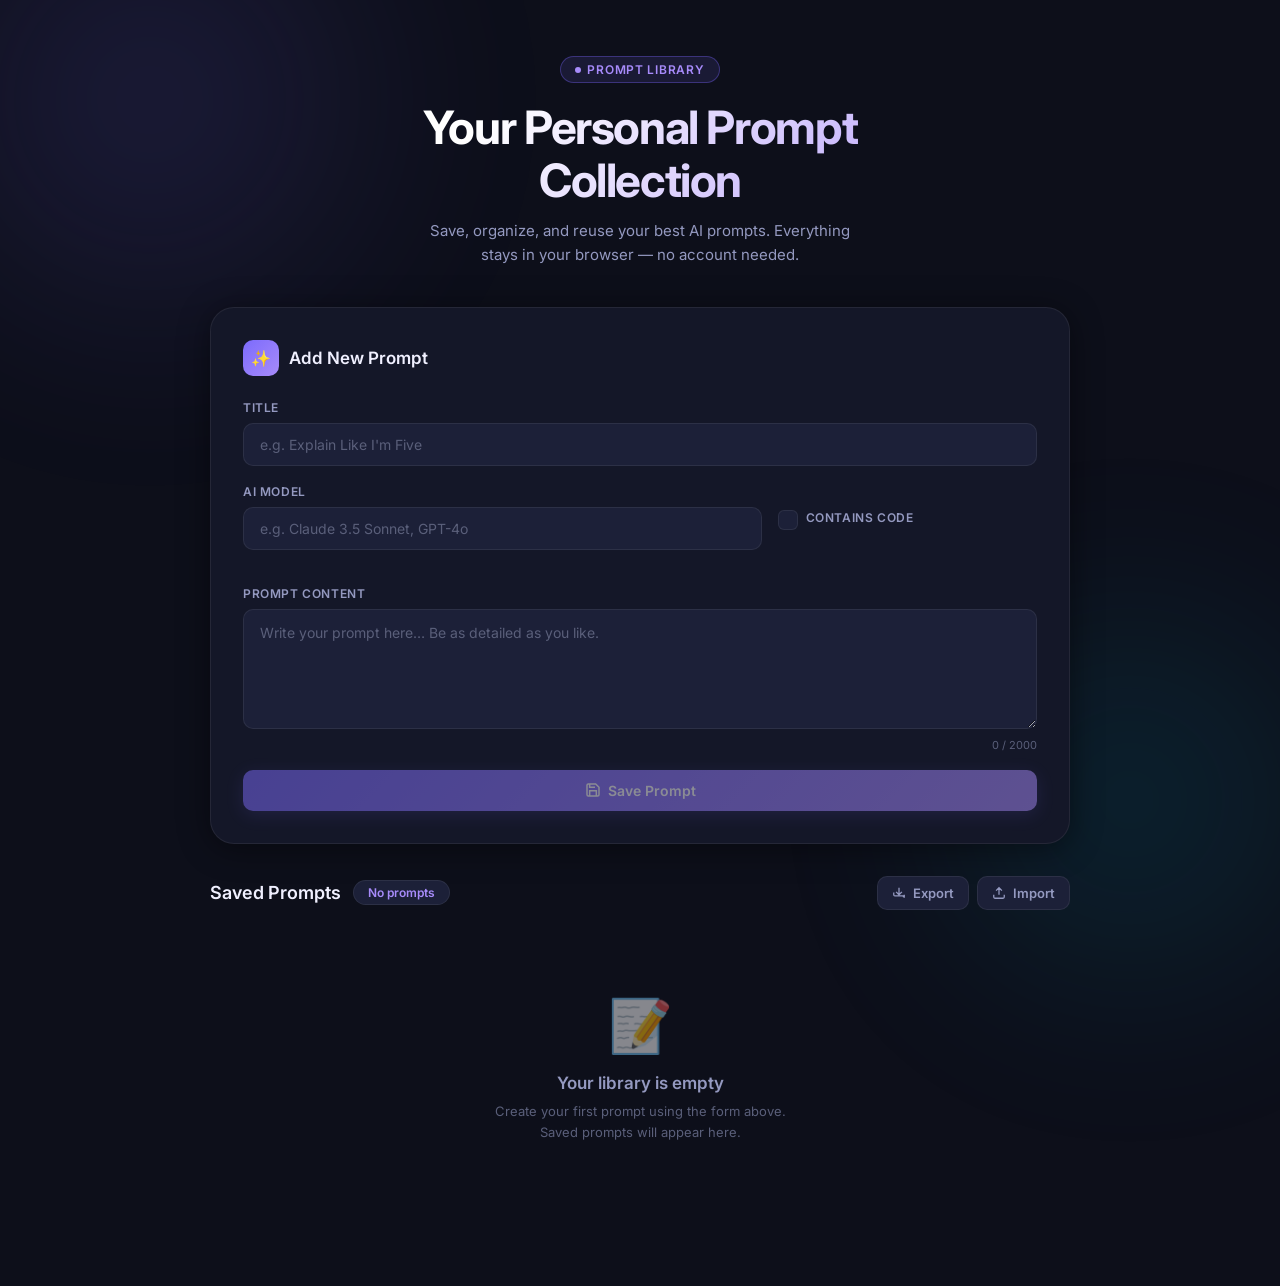
<file: Personas/index.html>
<!DOCTYPE html>
<html lang="en">
<head>
  <meta charset="UTF-8" />
  <meta name="viewport" content="width=device-width, initial-scale=1.0" />
  <title>Prompt Library — Save &amp; Organize Your AI Prompts</title>
  <meta name="description" content="A beautiful prompt library app to save, browse, and manage your AI prompts locally in your browser." />
  <link rel="preconnect" href="https://fonts.googleapis.com" />
  <link rel="preconnect" href="https://fonts.gstatic.com" crossorigin />
  <link href="https://fonts.googleapis.com/css2?family=Inter:wght@300;400;500;600;700&display=swap" rel="stylesheet" />
  <link rel="stylesheet" href="style.css" />
</head>
<body>
  <div class="app-wrapper">

    <!-- Header -->
    <header>
      <div class="header-badge"><span class="dot"></span>Prompt Library</div>
      <h1>Your Personal Prompt<br>Collection</h1>
      <p>Save, organize, and reuse your best AI prompts. Everything stays in your browser — no account needed.</p>
    </header>

    <!-- Add Prompt Form -->
    <div class="card" id="addPromptCard">
      <div class="form-header">
        <div class="icon">&#10024;</div>
        <h2>Add New Prompt</h2>
      </div>

      <div class="form-group">
        <label for="promptTitle">Title</label>
        <input
          type="text"
          id="promptTitle"
          placeholder="e.g. Explain Like I'm Five"
          maxlength="80"
          autocomplete="off"
        />
      </div>

      <div class="form-row-grid">
        <div class="form-group">
          <label for="promptModel">AI Model</label>
          <input
            type="text"
            id="promptModel"
            placeholder="e.g. Claude 3.5 Sonnet, GPT-4o"
            maxlength="100"
            autocomplete="off"
          />
        </div>
        <div class="form-group checkbox-group">
          <label class="checkbox-container">
            <input type="checkbox" id="promptIsCode" />
            <span class="checkbox-checkmark"></span>
            <span class="checkbox-text">Contains Code</span>
          </label>
        </div>
      </div>

      <div class="form-group">
        <label for="promptContent">Prompt Content</label>
        <textarea
          id="promptContent"
          placeholder="Write your prompt here&#8230; Be as detailed as you like."
          maxlength="2000"
        ></textarea>
        <div class="char-count" id="charCount">0 / 2000</div>
      </div>

      <button class="btn btn-primary" id="saveBtn" disabled>
        <svg width="16" height="16" fill="none" stroke="currentColor" stroke-width="2.2" viewBox="0 0 24 24"><path d="M19 21H5a2 2 0 0 1-2-2V5a2 2 0 0 1 2-2h11l5 5v11a2 2 0 0 1-2 2z"/><polyline points="17 21 17 13 7 13 7 21"/><polyline points="7 3 7 8 15 8"/></svg>
        Save Prompt
      </button>
    </div>

    <!-- Prompt Library -->
    <div class="stats-bar">
      <div class="stats-left">
        <h3>Saved Prompts</h3>
        <span class="prompt-count" id="promptCount">0 prompts</span>
      </div>
      <div class="stats-actions">
        <button class="btn btn-secondary" id="exportBtn" title="Export library to JSON">
          <svg width="14" height="14" fill="none" stroke="currentColor" stroke-width="2.2" viewBox="0 0 24 24"><path d="M21 15v4a2 2 0 0 1-2-2H5a2 2 0 0 1-2-2v-4M7 10l5 5 5-5M12 15V3"/></svg>
          Export
        </button>
        <button class="btn btn-secondary" id="importBtn" title="Import library from JSON">
          <svg width="14" height="14" fill="none" stroke="currentColor" stroke-width="2.2" viewBox="0 0 24 24"><path d="M21 15v4a2 2 0 0 1-2 2H5a2 2 0 0 1-2-2v-4M17 8l-5-5-5 5M12 3v12"/></svg>
          Import
        </button>
        <input type="file" id="importFileInput" accept=".json" style="display: none;" />
      </div>
    </div>

    <div class="search-wrapper" id="searchWrapper" style="display:none;">
      <svg width="16" height="16" fill="none" stroke="currentColor" stroke-width="2" viewBox="0 0 24 24"><circle cx="11" cy="11" r="8"/><line x1="21" y1="21" x2="16.65" y2="16.65"/></svg>
      <input type="text" id="searchInput" placeholder="Search prompts&#8230;" autocomplete="off" />
    </div>

    <div class="prompt-grid" id="promptGrid" role="list" aria-label="Saved prompts">
      <!-- Prompt cards rendered here -->
    </div>
  </div>

  <!-- Delete Prompt Confirm Dialog -->
  <div class="overlay" id="deleteOverlay" role="dialog" aria-modal="true" aria-labelledby="dialogTitle">
    <div class="dialog">
      <div class="dialog-icon">&#128465;&#65039;</div>
      <h3 id="dialogTitle">Delete Prompt?</h3>
      <p>This will permanently remove <strong id="deletePromptName"></strong> from your library. This action cannot be undone.</p>
      <div class="dialog-actions">
        <button class="btn-ghost" id="cancelDeleteBtn">Cancel</button>
        <button class="btn-danger" id="confirmDeleteBtn">Delete</button>
      </div>
    </div>
  </div>

  <!-- Delete Note Confirm Dialog -->
  <div class="overlay" id="noteDeleteOverlay" role="dialog" aria-modal="true" aria-labelledby="noteDialogTitle">
    <div class="dialog">
      <div class="dialog-icon" style="background:rgba(124,107,252,0.15);border-color:rgba(124,107,252,0.3);">&#128221;&#65039;</div>
      <h3 id="noteDialogTitle">Delete Note?</h3>
      <p>This will permanently remove this note. This action cannot be undone.</p>
      <div class="dialog-actions">
        <button class="btn-ghost" id="cancelNoteDeleteBtn">Cancel</button>
        <button class="btn-danger" id="confirmNoteDeleteBtn">Delete Note</button>
      </div>
    </div>
  </div>

  <!-- Import Conflict Dialog -->
  <div class="overlay" id="importConflictOverlay" role="dialog" aria-modal="true" aria-labelledby="conflictTitle">
    <div class="dialog conflict-dialog">
      <div class="dialog-icon" style="background:rgba(251,191,36,0.15);border-color:rgba(251,191,36,0.3);">&#9888;&#65039;</div>
      <h3 id="conflictTitle">Import Conflicts Detected</h3>
      <p><strong id="duplicateCount">0</strong> prompts in the backup file have matching IDs with existing prompts. Select a merge strategy:</p>
      
      <div class="conflict-options">
        <label class="conflict-option">
          <input type="radio" name="conflictStrategy" value="merge-skip" checked />
          <div class="option-details">
            <span class="option-title">Skip Duplicates (Recommended)</span>
            <span class="option-desc">Keep your existing prompts; only import completely new prompts.</span>
          </div>
        </label>
        
        <label class="conflict-option">
          <input type="radio" name="conflictStrategy" value="keep-both" />
          <div class="option-details">
            <span class="option-title">Keep Both Copies</span>
            <span class="option-desc">Import everything, auto-generating new IDs for conflicting prompts.</span>
          </div>
        </label>
        
        <label class="conflict-option">
          <input type="radio" name="conflictStrategy" value="overwrite-conflicts" />
          <div class="option-details">
            <span class="option-title">Overwrite Conflicts</span>
            <span class="option-desc">Replace your existing conflicting prompts with the imported versions.</span>
          </div>
        </label>

        <label class="conflict-option">
          <input type="radio" name="conflictStrategy" value="overwrite-all" />
          <div class="option-details">
            <span class="option-title">Full Replace (Caution)</span>
            <span class="option-desc">Wipe your entire current library and replace it with the backup content.</span>
          </div>
        </label>
      </div>

      <div class="dialog-actions">
        <button class="btn-ghost" id="cancelImportBtn">Cancel</button>
        <button class="btn btn-primary" id="confirmImportBtn" style="width: auto; padding: 10px 20px;">Proceed</button>
      </div>
    </div>
  </div>

  <!-- Toast container -->
  <div class="toast-container" id="toastContainer" aria-live="polite"></div>

  <script src="script.js"></script>
</body>
</html>
</file>
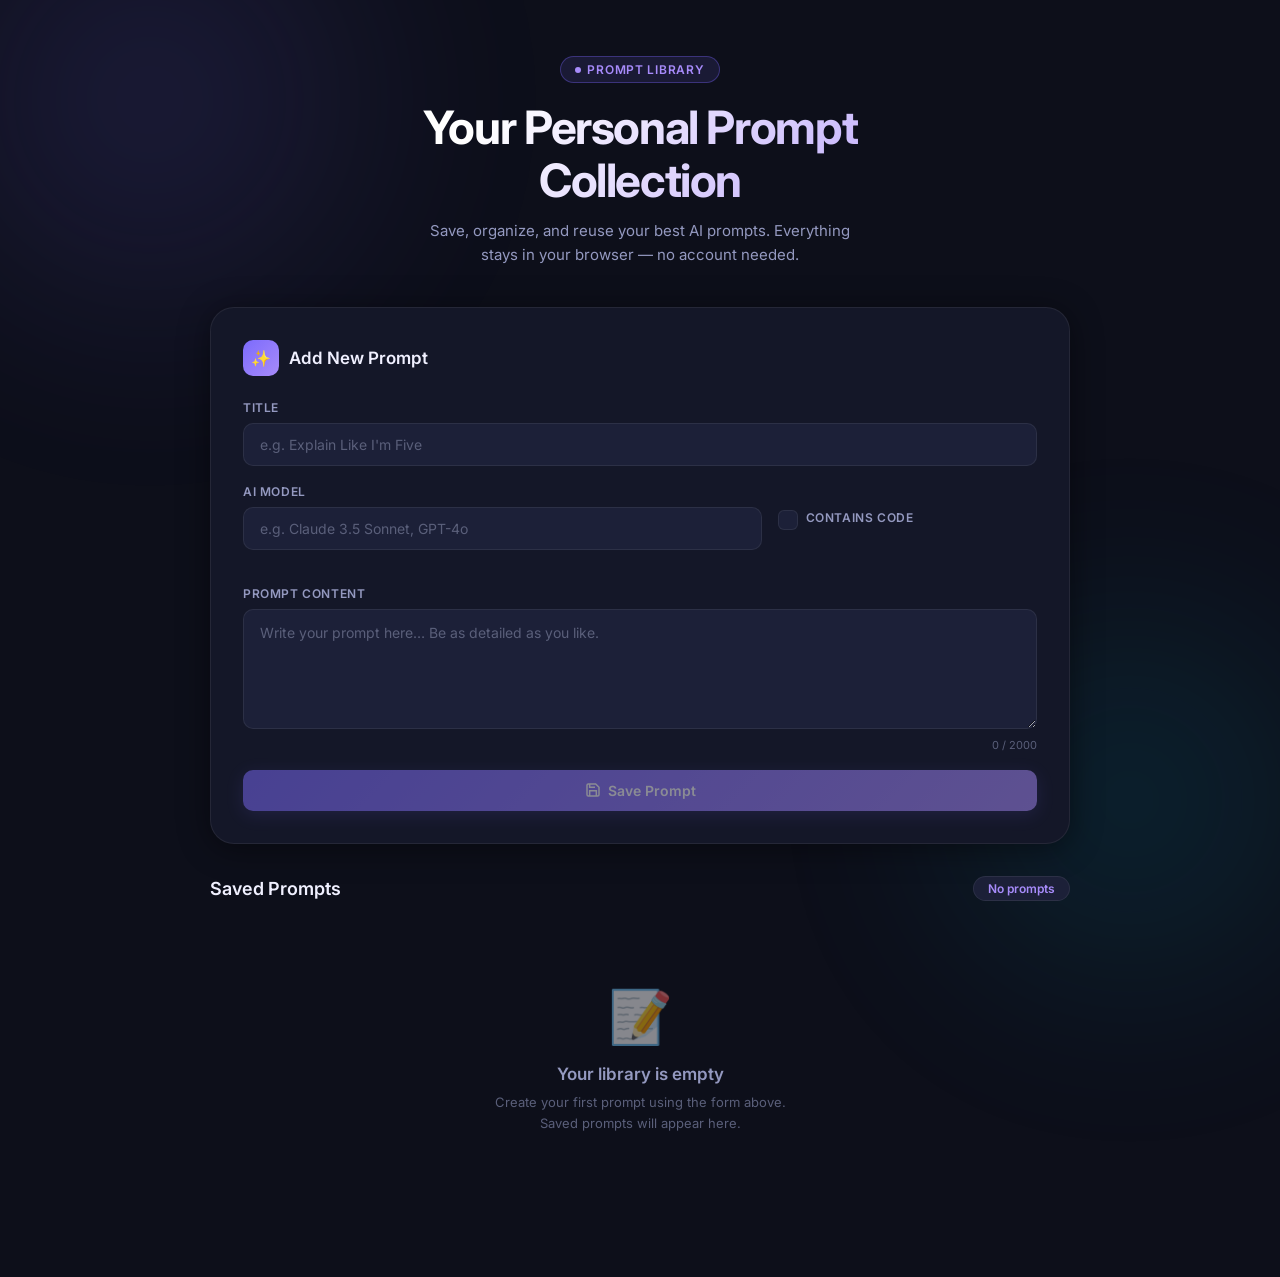
<file: StructuredOutput/index.html>
<!DOCTYPE html>
<html lang="en">
<head>
  <meta charset="UTF-8" />
  <meta name="viewport" content="width=device-width, initial-scale=1.0" />
  <title>Prompt Library — Save &amp; Organize Your AI Prompts</title>
  <meta name="description" content="A beautiful prompt library app to save, browse, and manage your AI prompts locally in your browser." />
  <link rel="preconnect" href="https://fonts.googleapis.com" />
  <link rel="preconnect" href="https://fonts.gstatic.com" crossorigin />
  <link href="https://fonts.googleapis.com/css2?family=Inter:wght@300;400;500;600;700&display=swap" rel="stylesheet" />
  <link rel="stylesheet" href="style.css" />
</head>
<body>
  <div class="app-wrapper">

    <!-- Header -->
    <header>
      <div class="header-badge"><span class="dot"></span>Prompt Library</div>
      <h1>Your Personal Prompt<br>Collection</h1>
      <p>Save, organize, and reuse your best AI prompts. Everything stays in your browser — no account needed.</p>
    </header>

    <!-- Add Prompt Form -->
    <div class="card" id="addPromptCard">
      <div class="form-header">
        <div class="icon">&#10024;</div>
        <h2>Add New Prompt</h2>
      </div>

      <div class="form-group">
        <label for="promptTitle">Title</label>
        <input
          type="text"
          id="promptTitle"
          placeholder="e.g. Explain Like I'm Five"
          maxlength="80"
          autocomplete="off"
        />
      </div>

      <div class="form-row-grid">
        <div class="form-group">
          <label for="promptModel">AI Model</label>
          <input
            type="text"
            id="promptModel"
            placeholder="e.g. Claude 3.5 Sonnet, GPT-4o"
            maxlength="100"
            autocomplete="off"
          />
        </div>
        <div class="form-group checkbox-group">
          <label class="checkbox-container">
            <input type="checkbox" id="promptIsCode" />
            <span class="checkbox-checkmark"></span>
            <span class="checkbox-text">Contains Code</span>
          </label>
        </div>
      </div>

      <div class="form-group">
        <label for="promptContent">Prompt Content</label>
        <textarea
          id="promptContent"
          placeholder="Write your prompt here&#8230; Be as detailed as you like."
          maxlength="2000"
        ></textarea>
        <div class="char-count" id="charCount">0 / 2000</div>
      </div>

      <button class="btn btn-primary" id="saveBtn" disabled>
        <svg width="16" height="16" fill="none" stroke="currentColor" stroke-width="2.2" viewBox="0 0 24 24"><path d="M19 21H5a2 2 0 0 1-2-2V5a2 2 0 0 1 2-2h11l5 5v11a2 2 0 0 1-2 2z"/><polyline points="17 21 17 13 7 13 7 21"/><polyline points="7 3 7 8 15 8"/></svg>
        Save Prompt
      </button>
    </div>

    <!-- Prompt Library -->
    <div class="stats-bar">
      <h3>Saved Prompts</h3>
      <span class="prompt-count" id="promptCount">0 prompts</span>
    </div>

    <div class="search-wrapper" id="searchWrapper" style="display:none;">
      <svg width="16" height="16" fill="none" stroke="currentColor" stroke-width="2" viewBox="0 0 24 24"><circle cx="11" cy="11" r="8"/><line x1="21" y1="21" x2="16.65" y2="16.65"/></svg>
      <input type="text" id="searchInput" placeholder="Search prompts&#8230;" autocomplete="off" />
    </div>

    <div class="prompt-grid" id="promptGrid" role="list" aria-label="Saved prompts">
      <!-- Prompt cards rendered here -->
    </div>
  </div>

  <!-- Delete Prompt Confirm Dialog -->
  <div class="overlay" id="deleteOverlay" role="dialog" aria-modal="true" aria-labelledby="dialogTitle">
    <div class="dialog">
      <div class="dialog-icon">&#128465;&#65039;</div>
      <h3 id="dialogTitle">Delete Prompt?</h3>
      <p>This will permanently remove <strong id="deletePromptName"></strong> from your library. This action cannot be undone.</p>
      <div class="dialog-actions">
        <button class="btn-ghost" id="cancelDeleteBtn">Cancel</button>
        <button class="btn-danger" id="confirmDeleteBtn">Delete</button>
      </div>
    </div>
  </div>

  <!-- Delete Note Confirm Dialog -->
  <div class="overlay" id="noteDeleteOverlay" role="dialog" aria-modal="true" aria-labelledby="noteDialogTitle">
    <div class="dialog">
      <div class="dialog-icon" style="background:rgba(124,107,252,0.15);border-color:rgba(124,107,252,0.3);">&#128221;&#65039;</div>
      <h3 id="noteDialogTitle">Delete Note?</h3>
      <p>This will permanently remove this note. This action cannot be undone.</p>
      <div class="dialog-actions">
        <button class="btn-ghost" id="cancelNoteDeleteBtn">Cancel</button>
        <button class="btn-danger" id="confirmNoteDeleteBtn">Delete Note</button>
      </div>
    </div>
  </div>

  <!-- Toast container -->
  <div class="toast-container" id="toastContainer" aria-live="polite"></div>

  <script src="script.js"></script>
</body>
</html>
</file>
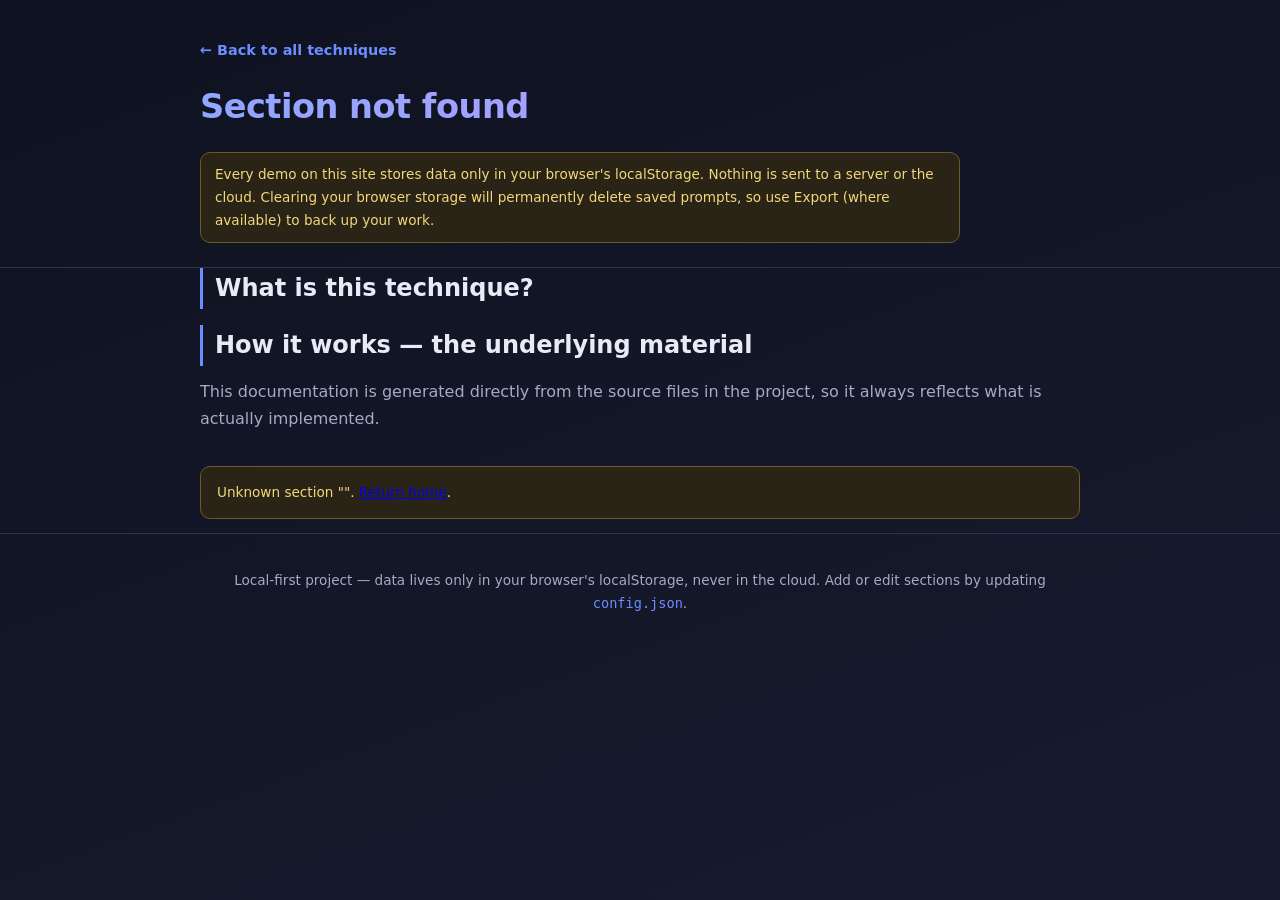
<file: doc.html>
<!DOCTYPE html>
<html lang="en">
<head>
  <meta charset="UTF-8" />
  <meta name="viewport" content="width=device-width, initial-scale=1.0" />
  <title>Documentation — Practical Prompt Engineering</title>
  <link rel="stylesheet" href="doc.css" />
</head>
<body>
  <header class="doc-header">
    <div class="container">
      <a class="back-link" href="index.html">&larr; Back to all techniques</a>
      <h1 id="doc-title">Loading…</h1>
      <p id="doc-summary" class="doc-summary"></p>
      <div id="doc-local" class="doc-local" role="note"></div>
    </div>
  </header>

  <main class="container">
    <section class="doc-concept">
      <h2>What is this technique?</h2>
      <p id="doc-technique"></p>
    </section>

    <section id="doc-working" class="doc-working">
      <h2>How it works — the underlying material</h2>
      <p class="doc-lead">This documentation is generated directly from the source files in the project, so it always reflects what is actually implemented.</p>
      <div id="doc-files"></div>
    </section>
  </main>

  <footer class="doc-footer">
    <div class="container">
      <p>Local-first project — data lives only in your browser's localStorage, never in the cloud. Add or edit sections by updating <code>config.json</code>.</p>
    </div>
  </footer>

  <script src="doc.js"></script>
</body>
</html>
</file>
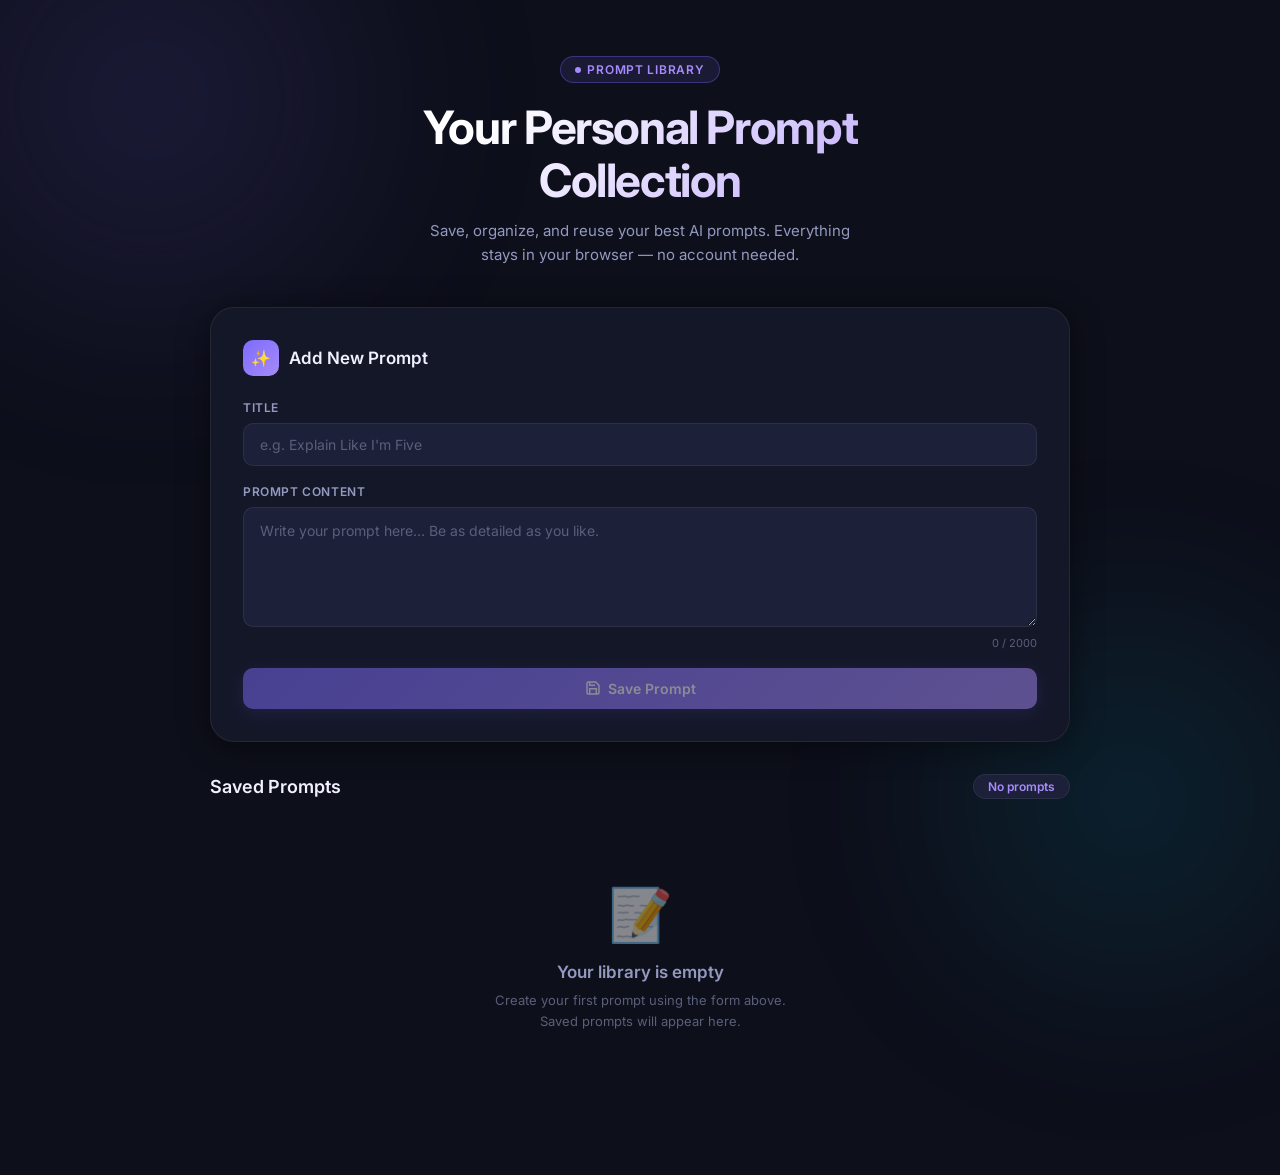
<file: StandardPrompt.html>
<!DOCTYPE html>
<html lang="en">
<head>
  <meta charset="UTF-8" />
  <meta name="viewport" content="width=device-width, initial-scale=1.0" />
  <title>Prompt Library — Save & Organize Your AI Prompts</title>
  <meta name="description" content="A beautiful prompt library app to save, browse, and manage your AI prompts locally in your browser." />
  <link rel="preconnect" href="https://fonts.googleapis.com" />
  <link rel="preconnect" href="https://fonts.gstatic.com" crossorigin />
  <link href="https://fonts.googleapis.com/css2?family=Inter:wght@300;400;500;600;700&display=swap" rel="stylesheet" />

  <style>
    /* ─── Reset & Tokens ─────────────────────────────────────── */
    *, *::before, *::after { box-sizing: border-box; margin: 0; padding: 0; }

    :root {
      --bg:          #0d0f1a;
      --surface:     #141728;
      --surface-2:   #1c2038;
      --border:      rgba(255,255,255,0.07);
      --border-glow: rgba(120,100,255,0.35);

      --accent:      #7c6bfc;
      --accent-2:    #a78bfa;
      --accent-glow: rgba(124,107,252,0.25);
      --danger:      #f43f5e;
      --danger-glow: rgba(244,63,94,0.2);

      --text-1: #f0f0ff;
      --text-2: #9499c0;
      --text-3: #5a5f7a;

      --radius-sm: 10px;
      --radius-md: 16px;
      --radius-lg: 24px;

      --shadow-card: 0 4px 32px rgba(0,0,0,0.45);
      --shadow-glow: 0 0 40px var(--accent-glow);

      --transition: 0.22s cubic-bezier(0.4, 0, 0.2, 1);
    }

    html { scroll-behavior: smooth; }

    body {
      font-family: 'Inter', system-ui, sans-serif;
      background: var(--bg);
      color: var(--text-1);
      min-height: 100vh;
      overflow-x: hidden;
    }

    /* ─── Background orbs ────────────────────────────────────── */
    body::before, body::after {
      content: '';
      position: fixed;
      border-radius: 50%;
      pointer-events: none;
      z-index: 0;
      filter: blur(100px);
      opacity: 0.18;
    }
    body::before {
      width: 600px; height: 600px;
      background: radial-gradient(circle, #7c6bfc, transparent 70%);
      top: -200px; left: -150px;
    }
    body::after {
      width: 500px; height: 500px;
      background: radial-gradient(circle, #06b6d4, transparent 70%);
      bottom: -150px; right: -100px;
    }

    /* ─── Layout ─────────────────────────────────────────────── */
    .app-wrapper {
      position: relative;
      z-index: 1;
      max-width: 900px;
      margin: 0 auto;
      padding: 0 20px 80px;
    }

    /* ─── Header ─────────────────────────────────────────────── */
    header {
      text-align: center;
      padding: 56px 0 40px;
    }
    .header-badge {
      display: inline-flex;
      align-items: center;
      gap: 6px;
      background: rgba(124,107,252,0.12);
      border: 1px solid var(--border-glow);
      border-radius: 99px;
      padding: 5px 14px;
      font-size: 12px;
      font-weight: 600;
      letter-spacing: 0.06em;
      text-transform: uppercase;
      color: var(--accent-2);
      margin-bottom: 18px;
    }
    .header-badge .dot {
      width: 6px; height: 6px;
      border-radius: 50%;
      background: var(--accent-2);
      animation: pulse 2s ease-in-out infinite;
    }
    header h1 {
      font-size: clamp(28px, 5vw, 46px);
      font-weight: 700;
      letter-spacing: -0.03em;
      line-height: 1.15;
      background: linear-gradient(135deg, #fff 30%, var(--accent-2) 100%);
      -webkit-background-clip: text;
      -webkit-text-fill-color: transparent;
      background-clip: text;
      margin-bottom: 12px;
    }
    header p {
      font-size: 15px;
      color: var(--text-2);
      max-width: 440px;
      margin: 0 auto;
      line-height: 1.6;
    }

    /* ─── Form Card ──────────────────────────────────────────── */
    .card {
      background: var(--surface);
      border: 1px solid var(--border);
      border-radius: var(--radius-lg);
      padding: 32px;
      box-shadow: var(--shadow-card);
      transition: border-color var(--transition), box-shadow var(--transition);
    }
    .card:focus-within {
      border-color: var(--border-glow);
      box-shadow: var(--shadow-card), var(--shadow-glow);
    }

    .form-header {
      display: flex;
      align-items: center;
      gap: 10px;
      margin-bottom: 24px;
    }
    .form-header .icon {
      width: 36px; height: 36px;
      border-radius: var(--radius-sm);
      background: linear-gradient(135deg, var(--accent), #a78bfa);
      display: flex; align-items: center; justify-content: center;
      font-size: 16px;
      flex-shrink: 0;
    }
    .form-header h2 {
      font-size: 17px;
      font-weight: 600;
      color: var(--text-1);
    }

    .form-group { margin-bottom: 18px; }
    .form-group label {
      display: block;
      font-size: 12px;
      font-weight: 600;
      letter-spacing: 0.05em;
      text-transform: uppercase;
      color: var(--text-2);
      margin-bottom: 8px;
    }

    .form-group input,
    .form-group textarea {
      width: 100%;
      background: var(--surface-2);
      border: 1px solid var(--border);
      border-radius: var(--radius-sm);
      color: var(--text-1);
      font-family: inherit;
      font-size: 14px;
      padding: 12px 16px;
      outline: none;
      transition: border-color var(--transition), box-shadow var(--transition), background var(--transition);
      resize: vertical;
    }
    .form-group input:focus,
    .form-group textarea:focus {
      border-color: var(--accent);
      background: rgba(124,107,252,0.06);
      box-shadow: 0 0 0 3px rgba(124,107,252,0.15);
    }
    .form-group input::placeholder,
    .form-group textarea::placeholder { color: var(--text-3); }
    .form-group textarea { min-height: 120px; line-height: 1.6; }

    /* character counter */
    .char-count {
      text-align: right;
      font-size: 11px;
      color: var(--text-3);
      margin-top: 5px;
      transition: color var(--transition);
    }
    .char-count.warn { color: var(--danger); }

    /* ─── Buttons ────────────────────────────────────────────── */
    .btn {
      display: inline-flex;
      align-items: center;
      justify-content: center;
      gap: 7px;
      font-family: inherit;
      font-size: 14px;
      font-weight: 600;
      border: none;
      border-radius: var(--radius-sm);
      cursor: pointer;
      transition: all var(--transition);
      white-space: nowrap;
    }
    .btn-primary {
      background: linear-gradient(135deg, var(--accent) 0%, #a78bfa 100%);
      color: #fff;
      padding: 12px 24px;
      width: 100%;
      position: relative;
      overflow: hidden;
      box-shadow: 0 4px 18px var(--accent-glow);
    }
    .btn-primary::after {
      content: '';
      position: absolute;
      inset: 0;
      background: rgba(255,255,255,0);
      transition: background var(--transition);
    }
    .btn-primary:hover::after { background: rgba(255,255,255,0.1); }
    .btn-primary:active { transform: scale(0.98); }
    .btn-primary:disabled {
      opacity: 0.5;
      cursor: not-allowed;
    }
    .btn-primary:disabled:hover::after { background: none; }

    /* ─── Stats Bar ──────────────────────────────────────────── */
    .stats-bar {
      display: flex;
      align-items: center;
      justify-content: space-between;
      flex-wrap: wrap;
      gap: 12px;
      margin: 32px 0 20px;
    }
    .stats-bar h3 {
      font-size: 18px;
      font-weight: 600;
    }
    .prompt-count {
      background: var(--surface-2);
      border: 1px solid var(--border);
      border-radius: 99px;
      padding: 4px 14px;
      font-size: 12px;
      font-weight: 600;
      color: var(--accent-2);
      transition: all var(--transition);
    }

    /* Search */
    .search-wrapper {
      position: relative;
      margin-bottom: 24px;
    }
    .search-wrapper svg {
      position: absolute;
      left: 14px;
      top: 50%;
      transform: translateY(-50%);
      color: var(--text-3);
      pointer-events: none;
    }
    #searchInput {
      width: 100%;
      background: var(--surface);
      border: 1px solid var(--border);
      border-radius: var(--radius-sm);
      color: var(--text-1);
      font-family: inherit;
      font-size: 14px;
      padding: 11px 16px 11px 42px;
      outline: none;
      transition: border-color var(--transition), box-shadow var(--transition);
    }
    #searchInput:focus {
      border-color: var(--accent);
      box-shadow: 0 0 0 3px rgba(124,107,252,0.15);
    }
    #searchInput::placeholder { color: var(--text-3); }

    /* ─── Prompt Grid ────────────────────────────────────────── */
    .prompt-grid {
      display: grid;
      grid-template-columns: repeat(auto-fill, minmax(280px, 1fr));
      gap: 16px;
    }

    /* ─── Prompt Card ────────────────────────────────────────── */
    .prompt-card {
      background: var(--surface);
      border: 1px solid var(--border);
      border-radius: var(--radius-md);
      padding: 22px;
      display: flex;
      flex-direction: column;
      gap: 12px;
      box-shadow: var(--shadow-card);
      transition: border-color var(--transition), transform var(--transition), box-shadow var(--transition);
      animation: fadeSlideUp 0.35s cubic-bezier(0.16,1,0.3,1) both;
      position: relative;
      overflow: hidden;
    }
    .prompt-card::before {
      content: '';
      position: absolute;
      top: 0; left: 0; right: 0;
      height: 2px;
      background: linear-gradient(90deg, var(--accent), #a78bfa);
      opacity: 0;
      transition: opacity var(--transition);
    }
    .prompt-card:hover {
      border-color: var(--border-glow);
      transform: translateY(-3px);
      box-shadow: var(--shadow-card), 0 8px 30px var(--accent-glow);
    }
    .prompt-card:hover::before { opacity: 1; }

    .card-header {
      display: flex;
      align-items: flex-start;
      justify-content: space-between;
      gap: 10px;
    }
    .card-title {
      font-size: 15px;
      font-weight: 600;
      color: var(--text-1);
      line-height: 1.4;
      flex: 1;
      word-break: break-word;
    }

    .card-actions {
      display: flex;
      gap: 6px;
      flex-shrink: 0;
    }
    .btn-icon {
      width: 32px; height: 32px;
      border-radius: 8px;
      background: transparent;
      border: 1px solid transparent;
      color: var(--text-3);
      display: flex; align-items: center; justify-content: center;
      cursor: pointer;
      font-size: 14px;
      transition: all var(--transition);
    }
    .btn-icon:hover { background: var(--surface-2); color: var(--text-1); border-color: var(--border); }
    .btn-icon.copy-btn:hover { color: var(--accent-2); }
    .btn-icon.delete-btn:hover { color: var(--danger); background: var(--danger-glow); border-color: rgba(244,63,94,0.25); }

    .card-content {
      font-size: 13px;
      color: var(--text-2);
      line-height: 1.65;
      flex: 1;
      display: -webkit-box;
      -webkit-line-clamp: 5;
      -webkit-box-orient: vertical;
      overflow: hidden;
      word-break: break-word;
    }

    .card-footer {
      display: flex;
      align-items: center;
      justify-content: space-between;
      padding-top: 12px;
      border-top: 1px solid var(--border);
      gap: 8px;
      flex-wrap: wrap;
    }
    .card-date {
      font-size: 11px;
      color: var(--text-3);
      display: flex;
      align-items: center;
      gap: 5px;
    }
    .card-words {
      font-size: 11px;
      color: var(--text-3);
      background: var(--surface-2);
      padding: 2px 8px;
      border-radius: 99px;
      border: 1px solid var(--border);
    }

    /* ─── Empty State ────────────────────────────────────────── */
    .empty-state {
      text-align: center;
      padding: 64px 20px;
      grid-column: 1 / -1;
      animation: fadeSlideUp 0.4s ease both;
    }
    .empty-icon {
      font-size: 52px;
      margin-bottom: 16px;
      display: block;
      opacity: 0.5;
    }
    .empty-state h4 {
      font-size: 17px;
      font-weight: 600;
      color: var(--text-2);
      margin-bottom: 8px;
    }
    .empty-state p {
      font-size: 13px;
      color: var(--text-3);
      line-height: 1.6;
    }

    /* ─── Toast ──────────────────────────────────────────────── */
    .toast-container {
      position: fixed;
      bottom: 28px;
      right: 28px;
      z-index: 999;
      display: flex;
      flex-direction: column;
      gap: 10px;
      pointer-events: none;
    }
    .toast {
      background: var(--surface-2);
      border: 1px solid var(--border);
      border-radius: var(--radius-sm);
      padding: 12px 18px;
      font-size: 13px;
      font-weight: 500;
      color: var(--text-1);
      box-shadow: 0 8px 30px rgba(0,0,0,0.5);
      display: flex;
      align-items: center;
      gap: 10px;
      animation: slideInToast 0.3s cubic-bezier(0.16,1,0.3,1) both;
      pointer-events: auto;
    }
    .toast.success .toast-icon { color: #34d399; }
    .toast.error   .toast-icon { color: var(--danger); }
    .toast.info    .toast-icon { color: var(--accent-2); }
    .toast.removing { animation: slideOutToast 0.25s ease forwards; }

    /* ─── Delete confirm overlay ─────────────────────────────── */
    .overlay {
      position: fixed;
      inset: 0;
      background: rgba(0,0,0,0.65);
      backdrop-filter: blur(6px);
      z-index: 100;
      display: flex;
      align-items: center;
      justify-content: center;
      padding: 20px;
      opacity: 0;
      pointer-events: none;
      transition: opacity var(--transition);
    }
    .overlay.active {
      opacity: 1;
      pointer-events: all;
    }
    .dialog {
      background: var(--surface);
      border: 1px solid var(--border);
      border-radius: var(--radius-lg);
      padding: 32px;
      max-width: 380px;
      width: 100%;
      box-shadow: 0 20px 60px rgba(0,0,0,0.6);
      transform: scale(0.92) translateY(12px);
      transition: transform 0.3s cubic-bezier(0.16,1,0.3,1);
    }
    .overlay.active .dialog {
      transform: scale(1) translateY(0);
    }
    .dialog-icon {
      width: 48px; height: 48px;
      border-radius: 14px;
      background: var(--danger-glow);
      border: 1px solid rgba(244,63,94,0.3);
      display: flex; align-items: center; justify-content: center;
      font-size: 22px;
      margin-bottom: 18px;
    }
    .dialog h3 {
      font-size: 17px;
      font-weight: 600;
      margin-bottom: 8px;
    }
    .dialog p {
      font-size: 13px;
      color: var(--text-2);
      line-height: 1.6;
      margin-bottom: 24px;
    }
    .dialog-actions {
      display: flex;
      gap: 10px;
    }
    .btn-ghost {
      flex: 1;
      padding: 10px;
      background: var(--surface-2);
      border: 1px solid var(--border);
      border-radius: var(--radius-sm);
      color: var(--text-2);
      font-family: inherit;
      font-size: 14px;
      font-weight: 500;
      cursor: pointer;
      transition: all var(--transition);
    }
    .btn-ghost:hover { color: var(--text-1); border-color: rgba(255,255,255,0.15); }
    .btn-danger {
      flex: 1;
      padding: 10px;
      background: var(--danger);
      border: none;
      border-radius: var(--radius-sm);
      color: #fff;
      font-family: inherit;
      font-size: 14px;
      font-weight: 600;
      cursor: pointer;
      transition: all var(--transition);
      box-shadow: 0 4px 14px var(--danger-glow);
    }
    .btn-danger:hover { filter: brightness(1.1); }
    .btn-danger:active { transform: scale(0.97); }

    /* ─── Keyframes ──────────────────────────────────────────── */
    @keyframes fadeSlideUp {
      from { opacity: 0; transform: translateY(18px); }
      to   { opacity: 1; transform: translateY(0); }
    }
    @keyframes slideInToast {
      from { opacity: 0; transform: translateX(30px); }
      to   { opacity: 1; transform: translateX(0); }
    }
    @keyframes slideOutToast {
      to   { opacity: 0; transform: translateX(30px); }
    }
    @keyframes pulse {
      0%, 100% { opacity: 1; transform: scale(1); }
      50%       { opacity: 0.5; transform: scale(0.85); }
    }

    /* ─── Responsive ─────────────────────────────────────────── */
    @media (max-width: 560px) {
      .card { padding: 22px 18px; }
      header { padding: 36px 0 28px; }
      .prompt-grid { grid-template-columns: 1fr; }
      .toast-container { bottom: 16px; right: 16px; left: 16px; }
    }
  </style>
</head>

<body>
  <div class="app-wrapper">

    <!-- Header -->
    <header>
      <div class="header-badge"><span class="dot"></span>Prompt Library</div>
      <h1>Your Personal Prompt<br>Collection</h1>
      <p>Save, organize, and reuse your best AI prompts. Everything stays in your browser — no account needed.</p>
    </header>

    <!-- Add Prompt Form -->
    <div class="card" id="addPromptCard">
      <div class="form-header">
        <div class="icon">&#10024;</div>
        <h2>Add New Prompt</h2>
      </div>

      <div class="form-group">
        <label for="promptTitle">Title</label>
        <input
          type="text"
          id="promptTitle"
          placeholder="e.g. Explain Like I'm Five"
          maxlength="80"
          autocomplete="off"
        />
      </div>

      <div class="form-group">
        <label for="promptContent">Prompt Content</label>
        <textarea
          id="promptContent"
          placeholder="Write your prompt here&#8230; Be as detailed as you like."
          maxlength="2000"
        ></textarea>
        <div class="char-count" id="charCount">0 / 2000</div>
      </div>

      <button class="btn btn-primary" id="saveBtn" disabled>
        <svg width="16" height="16" fill="none" stroke="currentColor" stroke-width="2.2" viewBox="0 0 24 24"><path d="M19 21H5a2 2 0 0 1-2-2V5a2 2 0 0 1 2-2h11l5 5v11a2 2 0 0 1-2 2z"/><polyline points="17 21 17 13 7 13 7 21"/><polyline points="7 3 7 8 15 8"/></svg>
        Save Prompt
      </button>
    </div>

    <!-- Prompt Library -->
    <div class="stats-bar">
      <h3>Saved Prompts</h3>
      <span class="prompt-count" id="promptCount">0 prompts</span>
    </div>

    <div class="search-wrapper" id="searchWrapper" style="display:none;">
      <svg width="16" height="16" fill="none" stroke="currentColor" stroke-width="2" viewBox="0 0 24 24"><circle cx="11" cy="11" r="8"/><line x1="21" y1="21" x2="16.65" y2="16.65"/></svg>
      <input type="text" id="searchInput" placeholder="Search prompts&#8230;" autocomplete="off" />
    </div>

    <div class="prompt-grid" id="promptGrid" role="list" aria-label="Saved prompts">
      <!-- Prompt cards rendered here -->
    </div>
  </div>

  <!-- Delete Confirm Dialog -->
  <div class="overlay" id="deleteOverlay" role="dialog" aria-modal="true" aria-labelledby="dialogTitle">
    <div class="dialog">
      <div class="dialog-icon">&#128465;&#65039;</div>
      <h3 id="dialogTitle">Delete Prompt?</h3>
      <p>This will permanently remove <strong id="deletePromptName"></strong> from your library. This action cannot be undone.</p>
      <div class="dialog-actions">
        <button class="btn-ghost" id="cancelDeleteBtn">Cancel</button>
        <button class="btn-danger" id="confirmDeleteBtn">Delete</button>
      </div>
    </div>
  </div>

  <!-- Toast container -->
  <div class="toast-container" id="toastContainer" aria-live="polite"></div>

  <script>
    /* ─── Storage ─────────────────────────────────────────────── */
    const STORAGE_KEY = 'prompt_library_v1';

    function loadPrompts() {
      try { return JSON.parse(localStorage.getItem(STORAGE_KEY)) || []; }
      catch { return []; }
    }
    function savePrompts(prompts) {
      localStorage.setItem(STORAGE_KEY, JSON.stringify(prompts));
    }

    /* ─── State ───────────────────────────────────────────────── */
    let prompts = loadPrompts();
    let pendingDeleteId = null;
    let searchQuery = '';

    /* ─── DOM refs ────────────────────────────────────────────── */
    const titleInput       = document.getElementById('promptTitle');
    const contentInput     = document.getElementById('promptContent');
    const charCount        = document.getElementById('charCount');
    const saveBtn          = document.getElementById('saveBtn');
    const promptGrid       = document.getElementById('promptGrid');
    const promptCountEl    = document.getElementById('promptCount');
    const searchWrapper    = document.getElementById('searchWrapper');
    const searchInput      = document.getElementById('searchInput');
    const deleteOverlay    = document.getElementById('deleteOverlay');
    const deletePromptName = document.getElementById('deletePromptName');
    const cancelDeleteBtn  = document.getElementById('cancelDeleteBtn');
    const confirmDeleteBtn = document.getElementById('confirmDeleteBtn');
    const toastContainer   = document.getElementById('toastContainer');

    /* ─── Helpers ─────────────────────────────────────────────── */
    function genId() {
      return Date.now().toString(36) + Math.random().toString(36).slice(2, 7);
    }
    function formatDate(iso) {
      const d = new Date(iso);
      return d.toLocaleDateString('en-US', { month: 'short', day: 'numeric', year: 'numeric' });
    }
    function wordCount(str) {
      return str.trim().split(/\s+/).filter(Boolean).length;
    }
    function escHtml(str) {
      return str
        .replace(/&/g, '&amp;')
        .replace(/</g, '&lt;')
        .replace(/>/g, '&gt;')
        .replace(/"/g, '&quot;');
    }

    /* ─── Toast ───────────────────────────────────────────────── */
    function showToast(message, type = 'success', duration = 2800) {
      const icons = { success: '&#10003;', error: '&#10005;', info: '&#8505;' };
      const toast = document.createElement('div');
      toast.className = 'toast ' + type;
      toast.innerHTML = '<span class="toast-icon">' + icons[type] + '</span> ' + escHtml(message);
      toastContainer.appendChild(toast);
      setTimeout(function() {
        toast.classList.add('removing');
        toast.addEventListener('animationend', function() { toast.remove(); }, { once: true });
      }, duration);
    }

    /* ─── Render ──────────────────────────────────────────────── */
    function render() {
      var filtered = prompts.filter(function(p) {
        return !searchQuery ||
          p.title.toLowerCase().indexOf(searchQuery) !== -1 ||
          p.content.toLowerCase().indexOf(searchQuery) !== -1;
      });

      var total = prompts.length;
      promptCountEl.textContent = total === 0 ? 'No prompts'
        : total === 1 ? '1 prompt'
        : total + ' prompts';

      searchWrapper.style.display = total > 0 ? '' : 'none';
      promptGrid.innerHTML = '';

      if (filtered.length === 0) {
        var empty = document.createElement('div');
        empty.className = 'empty-state';
        if (total === 0) {
          empty.innerHTML =
            '<span class="empty-icon">&#128221;</span>' +
            '<h4>Your library is empty</h4>' +
            '<p>Create your first prompt using the form above.<br>Saved prompts will appear here.</p>';
        } else {
          empty.innerHTML =
            '<span class="empty-icon">&#128269;</span>' +
            '<h4>No results for &ldquo;' + escHtml(searchQuery) + '&rdquo;</h4>' +
            '<p>Try a different search term.</p>';
        }
        promptGrid.appendChild(empty);
        return;
      }

      filtered.forEach(function(prompt, idx) {
        var card = document.createElement('article');
        card.className = 'prompt-card';
        card.setAttribute('role', 'listitem');
        card.style.animationDelay = Math.min(idx * 0.05, 0.3) + 's';

        var words = wordCount(prompt.content);

        card.innerHTML =
          '<div class="card-header">' +
            '<div class="card-title">' + escHtml(prompt.title) + '</div>' +
            '<div class="card-actions">' +
              '<button class="btn-icon copy-btn" title="Copy prompt" data-id="' + prompt.id + '" aria-label="Copy prompt">' +
                '<svg width="14" height="14" fill="none" stroke="currentColor" stroke-width="2.2" viewBox="0 0 24 24"><rect x="9" y="9" width="13" height="13" rx="2"/><path d="M5 15H4a2 2 0 0 1-2-2V4a2 2 0 0 1 2-2h9a2 2 0 0 1 2 2v1"/></svg>' +
              '</button>' +
              '<button class="btn-icon delete-btn" title="Delete prompt" data-id="' + prompt.id + '" aria-label="Delete prompt">' +
                '<svg width="14" height="14" fill="none" stroke="currentColor" stroke-width="2.2" viewBox="0 0 24 24"><polyline points="3 6 5 6 21 6"/><path d="M19 6l-1 14a2 2 0 0 1-2 2H8a2 2 0 0 1-2-2L5 6"/><path d="M10 11v6"/><path d="M14 11v6"/><path d="M9 6V4h6v2"/></svg>' +
              '</button>' +
            '</div>' +
          '</div>' +
          '<div class="card-content">' + escHtml(prompt.content) + '</div>' +
          '<div class="card-footer">' +
            '<span class="card-date">' +
              '<svg width="11" height="11" fill="none" stroke="currentColor" stroke-width="2" viewBox="0 0 24 24"><rect x="3" y="4" width="18" height="18" rx="2"/><line x1="16" y1="2" x2="16" y2="6"/><line x1="8" y1="2" x2="8" y2="6"/><line x1="3" y1="10" x2="21" y2="10"/></svg>' +
              formatDate(prompt.createdAt) +
            '</span>' +
            '<span class="card-words">' + words + ' word' + (words !== 1 ? 's' : '') + '</span>' +
          '</div>';

        card.querySelector('.copy-btn').addEventListener('click', function() { copyPrompt(prompt.id); });
        card.querySelector('.delete-btn').addEventListener('click', function() { askDelete(prompt.id, prompt.title); });

        promptGrid.appendChild(card);
      });
    }

    /* ─── Save ────────────────────────────────────────────────── */
    function handleSave() {
      var title   = titleInput.value.trim();
      var content = contentInput.value.trim();
      if (!title || !content) return;

      var newPrompt = { id: genId(), title: title, content: content, createdAt: new Date().toISOString() };
      prompts = [newPrompt].concat(prompts);
      savePrompts(prompts);

      titleInput.value   = '';
      contentInput.value = '';
      updateCharCount();
      updateSaveBtn();
      render();
      showToast('Prompt saved!', 'success');
      promptGrid.scrollIntoView({ behavior: 'smooth', block: 'start' });
    }

    /* ─── Copy ────────────────────────────────────────────────── */
    function copyPrompt(id) {
      var prompt = prompts.find(function(p) { return p.id === id; });
      if (!prompt) return;
      navigator.clipboard.writeText(prompt.content).then(function() {
        showToast('Copied to clipboard!', 'info');
      }).catch(function() {
        showToast('Copy failed — please copy manually.', 'error');
      });
    }

    /* ─── Delete ──────────────────────────────────────────────── */
    function askDelete(id, title) {
      pendingDeleteId = id;
      deletePromptName.textContent = '"' + title + '"';
      deleteOverlay.classList.add('active');
      confirmDeleteBtn.focus();
    }
    function closeDialog() {
      deleteOverlay.classList.remove('active');
      pendingDeleteId = null;
    }
    function confirmDelete() {
      if (!pendingDeleteId) return;
      prompts = prompts.filter(function(p) { return p.id !== pendingDeleteId; });
      savePrompts(prompts);
      closeDialog();
      render();
      showToast('Prompt deleted.', 'error');
    }

    /* ─── Char counter & button state ────────────────────────── */
    function updateCharCount() {
      var len = contentInput.value.length;
      charCount.textContent = len + ' / 2000';
      charCount.classList.toggle('warn', len > 1800);
    }
    function updateSaveBtn() {
      var ok = titleInput.value.trim().length > 0 && contentInput.value.trim().length > 0;
      saveBtn.disabled = !ok;
    }

    /* ─── Event listeners ────────────────────────────────────── */
    titleInput.addEventListener('input', updateSaveBtn);
    contentInput.addEventListener('input', function() { updateCharCount(); updateSaveBtn(); });
    saveBtn.addEventListener('click', handleSave);

    titleInput.addEventListener('keydown', function(e) {
      if (e.key === 'Enter') { e.preventDefault(); contentInput.focus(); }
    });
    contentInput.addEventListener('keydown', function(e) {
      if (e.key === 'Enter' && (e.ctrlKey || e.metaKey)) { e.preventDefault(); handleSave(); }
    });

    searchInput.addEventListener('input', function() {
      searchQuery = searchInput.value.toLowerCase().trim();
      render();
    });

    cancelDeleteBtn.addEventListener('click', closeDialog);
    confirmDeleteBtn.addEventListener('click', confirmDelete);
    deleteOverlay.addEventListener('click', function(e) { if (e.target === deleteOverlay) closeDialog(); });
    document.addEventListener('keydown', function(e) {
      if (e.key === 'Escape' && deleteOverlay.classList.contains('active')) closeDialog();
    });

    /* ─── Init ───────────────────────────────────────────────── */
    render();
  </script>
</body>
</html>
</file>
<file: style.css>
:root {
  color-scheme: light;
  --bg: #f4efe6;
  --bg-elevated: rgba(255, 255, 255, 0.72);
  --bg-strong: #fffaf2;
  --surface: rgba(255, 251, 245, 0.88);
  --surface-strong: #ffffff;
  --surface-soft: rgba(255, 247, 236, 0.9);
  --border: rgba(83, 54, 23, 0.12);
  --border-strong: rgba(83, 54, 23, 0.2);
  --text: #1d1a16;
  --text-soft: #5d5347;
  --text-faint: #8a7e71;
  --accent: #c56b2d;
  --accent-strong: #8b3c14;
  --accent-soft: rgba(197, 107, 45, 0.12);
  --accent-alt: #0d7c73;
  --success: #15803d;
  --warning: #b45309;
  --danger: #be123c;
  --shadow-soft: 0 20px 60px rgba(78, 47, 17, 0.08);
  --shadow-card: 0 24px 50px rgba(66, 43, 18, 0.12);
  --radius-xl: 30px;
  --radius-lg: 22px;
  --radius-md: 16px;
  --radius-sm: 12px;
  --mono: "IBM Plex Mono", Consolas, monospace;
  --sans: "Plus Jakarta Sans", "Segoe UI", system-ui, sans-serif;
  --transition: 180ms ease;
}

:root[data-theme="dark"] {
  color-scheme: dark;
  --bg: #101315;
  --bg-elevated: rgba(19, 24, 27, 0.84);
  --bg-strong: #171d21;
  --surface: rgba(24, 31, 35, 0.84);
  --surface-strong: #1c2328;
  --surface-soft: rgba(30, 39, 44, 0.9);
  --border: rgba(201, 214, 221, 0.1);
  --border-strong: rgba(201, 214, 221, 0.2);
  --text: #f6f3ed;
  --text-soft: #c4bbb0;
  --text-faint: #8c918e;
  --accent: #ff9d5c;
  --accent-strong: #ffd0aa;
  --accent-soft: rgba(255, 157, 92, 0.14);
  --accent-alt: #5ad1c5;
  --success: #4ade80;
  --warning: #fbbf24;
  --danger: #fb7185;
  --shadow-soft: 0 24px 70px rgba(0, 0, 0, 0.35);
  --shadow-card: 0 28px 65px rgba(0, 0, 0, 0.4);
}

*,
*::before,
*::after {
  box-sizing: border-box;
}

html {
  scroll-behavior: smooth;
}

body {
  margin: 0;
  font-family: var(--sans);
  background:
    radial-gradient(circle at top left, rgba(227, 148, 78, 0.18), transparent 28%),
    radial-gradient(circle at bottom right, rgba(13, 124, 115, 0.14), transparent 24%),
    linear-gradient(180deg, var(--bg), var(--bg-strong));
  color: var(--text);
  min-height: 100vh;
  line-height: 1.65;
}

img,
iframe {
  max-width: 100%;
}

a {
  color: inherit;
}

button,
input,
select {
  font: inherit;
}

button {
  cursor: pointer;
}

.shell {
  width: min(1180px, calc(100% - 2rem));
  margin: 0 auto;
}

.page-shell {
  position: relative;
  overflow: clip;
}

.ambient {
  position: fixed;
  inset: auto;
  width: 32rem;
  height: 32rem;
  pointer-events: none;
  filter: blur(55px);
  opacity: 0.7;
  z-index: -1;
}

.ambient-one {
  top: -10rem;
  right: -6rem;
  background: rgba(255, 170, 92, 0.32);
  animation: drift 16s ease-in-out infinite;
}

.ambient-two {
  bottom: 4rem;
  left: -10rem;
  background: rgba(48, 194, 178, 0.24);
  animation: drift 18s ease-in-out infinite reverse;
}

.site-header {
  position: sticky;
  top: 0;
  z-index: 20;
  backdrop-filter: blur(18px);
  background: color-mix(in srgb, var(--bg) 72%, transparent);
  border-bottom: 1px solid transparent;
}

.site-header.is-scrolled {
  border-color: var(--border);
}

.nav {
  display: flex;
  align-items: center;
  justify-content: space-between;
  gap: 1rem;
  min-height: 4.8rem;
}

.brand {
  display: inline-flex;
  align-items: center;
  gap: 0.9rem;
  text-decoration: none;
}

.brand-mark {
  width: 2.65rem;
  height: 2.65rem;
  display: inline-grid;
  place-items: center;
  border-radius: 0.95rem;
  background: linear-gradient(135deg, var(--accent), var(--accent-alt));
  color: #fff;
  font-weight: 800;
  box-shadow: var(--shadow-soft);
}

.brand strong,
.brand small {
  display: block;
}

.brand small {
  color: var(--text-faint);
}

.nav-menu {
  display: flex;
  align-items: center;
  gap: 1.15rem;
}

.nav-menu a,
.theme-toggle {
  color: var(--text-soft);
  text-decoration: none;
  font-size: 0.96rem;
  border: 0;
  background: transparent;
  padding: 0.4rem 0.15rem;
  transition: color var(--transition);
}

.nav-menu a:hover,
.nav-menu a.is-active,
.theme-toggle:hover {
  color: var(--text);
}

.theme-toggle {
  display: inline-flex;
  align-items: center;
  gap: 0.55rem;
}

.theme-toggle-value {
  padding: 0.25rem 0.55rem;
  border-radius: 999px;
  background: var(--surface);
  border: 1px solid var(--border);
  font-size: 0.8rem;
}

.nav-toggle {
  display: none;
  width: 2.9rem;
  height: 2.9rem;
  border-radius: 0.9rem;
  border: 1px solid var(--border);
  background: var(--surface);
  padding: 0.65rem;
  flex-direction: column;
  justify-content: space-between;
}

.nav-toggle span {
  display: block;
  height: 2px;
  background: var(--text);
  border-radius: 999px;
}

.hero {
  display: grid;
  grid-template-columns: 1.15fr 0.85fr;
  gap: 2rem;
  padding: 5.25rem 0 3rem;
}

.eyebrow {
  margin: 0 0 0.9rem;
  color: var(--accent-strong);
  text-transform: uppercase;
  letter-spacing: 0.16em;
  font-size: 0.8rem;
  font-weight: 700;
}

.hero h1,
.section-heading h2 {
  margin: 0;
  line-height: 1.02;
  letter-spacing: -0.04em;
}

.hero h1 {
  font-size: clamp(2.9rem, 7vw, 5.5rem);
  max-width: 10ch;
}

.hero-subtitle,
.section-heading p,
.detail-summary,
.glass-card p,
.empty-state p,
.footer-layout p {
  color: var(--text-soft);
}

.hero-actions {
  display: flex;
  flex-wrap: wrap;
  gap: 0.9rem;
  margin: 2rem 0 2.1rem;
}

.button {
  display: inline-flex;
  align-items: center;
  justify-content: center;
  gap: 0.45rem;
  border-radius: 999px;
  padding: 0.95rem 1.3rem;
  text-decoration: none;
  border: 1px solid transparent;
  font-weight: 700;
  transition:
    transform var(--transition),
    background var(--transition),
    border-color var(--transition),
    color var(--transition);
}

.button:hover {
  transform: translateY(-2px);
}

.button-primary {
  background: linear-gradient(135deg, var(--accent), #f4a15e);
  color: #fff;
  box-shadow: var(--shadow-soft);
}

.button-secondary {
  background: var(--surface);
  border-color: var(--border);
}

.button-ghost {
  padding: 0.7rem 1rem;
  background: transparent;
  border-color: var(--border);
  color: var(--text-soft);
}

.hero-stats {
  list-style: none;
  padding: 0;
  margin: 0;
  display: grid;
  grid-template-columns: repeat(3, minmax(0, 1fr));
  gap: 0.85rem;
}

.hero-stats li,
.glass-card,
.category-card,
.technique-card,
.featured-card,
.detail-dialog,
.detail-nav,
.comparison-wrap,
.playground-stage,
.code-viewer,
.about-panels article {
  background: var(--surface);
  border: 1px solid var(--border);
  box-shadow: var(--shadow-soft);
  backdrop-filter: blur(18px);
}

.hero-stats li {
  border-radius: var(--radius-lg);
  padding: 1rem;
}

.hero-stats strong {
  display: block;
  font-size: 1.6rem;
  letter-spacing: -0.04em;
}

.hero-stats span {
  color: var(--text-soft);
  font-size: 0.9rem;
}

.glass-card {
  border-radius: var(--radius-xl);
  padding: 1.5rem;
}

.hero-card-head {
  display: inline-flex;
  gap: 0.55rem;
  align-items: center;
  padding: 0.45rem 0.8rem;
  border-radius: 999px;
  background: var(--surface-soft);
  color: var(--text-soft);
  font-size: 0.88rem;
}

.status-dot {
  width: 0.55rem;
  height: 0.55rem;
  border-radius: 50%;
  background: var(--accent-alt);
  box-shadow: 0 0 0 0 rgba(13, 124, 115, 0.4);
  animation: pulse 2s ease infinite;
}

.hero-card h2 {
  margin: 1rem 0 0.9rem;
  font-size: 1.65rem;
}

.hero-checks,
.source-list,
.detail-columns ul,
.process-steps,
.related-grid ul {
  margin: 0;
  padding-left: 1.1rem;
}

.hero-mini-grid {
  margin-top: 1.35rem;
  display: grid;
  grid-template-columns: repeat(2, minmax(0, 1fr));
  gap: 0.75rem;
}

.hero-mini-grid article {
  padding: 0.9rem;
  border-radius: var(--radius-md);
  background: var(--surface-soft);
  border: 1px solid var(--border);
}

.hero-mini-grid h3 {
  margin: 0 0 0.35rem;
  font-size: 0.96rem;
}

.hero-mini-grid p {
  margin: 0;
  font-size: 0.9rem;
}

section {
  padding: 1.5rem 0 0;
}

.section-heading {
  max-width: 48rem;
  margin-bottom: 1.6rem;
}

.section-heading h2 {
  font-size: clamp(2rem, 4vw, 3.35rem);
}

.control-grid {
  display: grid;
  grid-template-columns: 2.2fr repeat(4, 1fr);
  gap: 0.95rem;
  padding: 1.2rem;
  border-radius: var(--radius-xl);
  background: var(--bg-elevated);
  border: 1px solid var(--border);
  box-shadow: var(--shadow-soft);
}

.control-grid label {
  display: block;
}

.control-label {
  display: block;
  font-size: 0.78rem;
  text-transform: uppercase;
  letter-spacing: 0.14em;
  color: var(--text-faint);
  margin-bottom: 0.55rem;
  font-weight: 700;
}

.search-field input,
.control-grid select {
  width: 100%;
  border: 1px solid var(--border);
  background: var(--surface-strong);
  border-radius: var(--radius-md);
  color: var(--text);
  padding: 0.88rem 1rem;
}

.search-field input:focus,
.control-grid select:focus,
.detail-close:focus-visible,
.button:focus-visible,
.technique-card button:focus-visible,
.technique-card a:focus-visible,
.nav-toggle:focus-visible,
.theme-toggle:focus-visible,
.detail-nav a:focus-visible {
  outline: 3px solid color-mix(in srgb, var(--accent) 35%, white);
  outline-offset: 2px;
}

.category-strip {
  display: grid;
  grid-template-columns: repeat(auto-fit, minmax(190px, 1fr));
  gap: 1rem;
}

.category-card,
.featured-card,
.technique-card,
.related-card {
  border-radius: var(--radius-lg);
}

.category-card {
  padding: 1.1rem;
}

.category-card h3,
.featured-card h3,
.technique-card h3,
.related-card h4 {
  margin: 0 0 0.45rem;
}

.category-card p,
.featured-card p,
.technique-card p,
.related-card p {
  margin: 0;
  color: var(--text-soft);
}

.featured-grid,
.cards-grid {
  display: grid;
  grid-template-columns: repeat(auto-fit, minmax(260px, 1fr));
  gap: 1rem;
}

.featured-card,
.technique-card,
.related-card {
  position: relative;
  overflow: hidden;
}

.featured-card {
  padding: 1.3rem;
}

.featured-card::after,
.technique-card::after {
  content: "";
  position: absolute;
  inset: auto -20% -55% auto;
  width: 10rem;
  height: 10rem;
  background: radial-gradient(circle, rgba(255, 164, 100, 0.22), transparent 68%);
  pointer-events: none;
}

.roadmap {
  list-style: none;
  padding: 0;
  margin: 0;
  display: grid;
  gap: 1rem;
}

.roadmap li {
  display: grid;
  grid-template-columns: auto 1fr;
  gap: 1rem;
  align-items: center;
  padding: 1rem 1.1rem;
  border-radius: var(--radius-lg);
  background: var(--surface);
  border: 1px solid var(--border);
  box-shadow: var(--shadow-soft);
}

.roadmap-index {
  width: 2.2rem;
  height: 2.2rem;
  display: inline-grid;
  place-items: center;
  border-radius: 50%;
  background: var(--accent-soft);
  color: var(--accent-strong);
  font-weight: 800;
}

.technique-card {
  padding: 1.3rem;
  display: flex;
  flex-direction: column;
  gap: 0.9rem;
  transition:
    transform var(--transition),
    border-color var(--transition),
    box-shadow var(--transition);
}

.technique-card:hover,
.featured-card:hover,
.related-card:hover {
  transform: translateY(-4px);
  border-color: var(--border-strong);
  box-shadow: var(--shadow-card);
}

.technique-card:focus-within {
  border-color: var(--accent);
  box-shadow: var(--shadow-card);
}

.card-topline,
.badge-row,
.meta-grid,
.tag-list,
.preview-meta,
.detail-meta,
.generated-grid,
.code-meta {
  display: flex;
  flex-wrap: wrap;
  gap: 0.55rem;
}

.pill,
.meta-chip,
.tag {
  display: inline-flex;
  align-items: center;
  gap: 0.35rem;
  border-radius: 999px;
  padding: 0.32rem 0.65rem;
  font-size: 0.78rem;
  border: 1px solid var(--border);
  background: var(--surface-soft);
  color: var(--text-soft);
}

.pill.is-featured {
  background: var(--accent-soft);
  color: var(--accent-strong);
}

.difficulty-beginner {
  color: var(--success);
}

.difficulty-intermediate {
  color: var(--warning);
}

.difficulty-advanced {
  color: var(--danger);
}

.meta-grid {
  display: grid;
  grid-template-columns: repeat(2, minmax(0, 1fr));
  gap: 0.65rem;
}

.meta-grid div {
  padding: 0.7rem 0.75rem;
  background: var(--surface-soft);
  border-radius: var(--radius-md);
  border: 1px solid var(--border);
}

.meta-grid strong {
  display: block;
  font-size: 0.8rem;
  color: var(--text-faint);
  margin-bottom: 0.2rem;
}

.card-actions {
  display: flex;
  gap: 0.75rem;
  margin-top: auto;
}

.card-actions .button {
  flex: 1;
}

.technique-card[data-preview] {
  cursor: default;
}

.preview-card {
  position: absolute;
  inset: auto 1rem 1rem 1rem;
  background: color-mix(in srgb, var(--surface-strong) 88%, transparent);
  border: 1px solid var(--border);
  border-radius: var(--radius-lg);
  padding: 0.9rem;
  box-shadow: var(--shadow-card);
  opacity: 0;
  pointer-events: none;
  transform: translateY(10px);
  transition:
    opacity var(--transition),
    transform var(--transition);
}

.technique-card:hover .preview-card,
.technique-card:focus-within .preview-card {
  opacity: 1;
  transform: translateY(0);
}

.preview-card p {
  margin: 0 0 0.75rem;
  font-size: 0.92rem;
}

.preview-meta {
  font-size: 0.8rem;
  color: var(--text-faint);
}

.comparison-wrap {
  overflow-x: auto;
  border-radius: var(--radius-xl);
}

.comparison-table {
  width: 100%;
  border-collapse: collapse;
  min-width: 960px;
}

.comparison-table th,
.comparison-table td {
  text-align: left;
  padding: 1rem;
  border-bottom: 1px solid var(--border);
  vertical-align: top;
}

.comparison-table th {
  font-size: 0.84rem;
  text-transform: uppercase;
  letter-spacing: 0.12em;
  color: var(--text-faint);
}

.comparison-table tbody tr:hover {
  background: color-mix(in srgb, var(--surface-soft) 70%, transparent);
}

.about-grid {
  padding-bottom: 3.5rem;
}

.about-panels {
  display: grid;
  grid-template-columns: repeat(2, minmax(0, 1fr));
  gap: 1rem;
}

.site-footer {
  padding: 0 0 2.25rem;
}

.footer-layout {
  border-top: 1px solid var(--border);
  padding-top: 1.5rem;
  display: flex;
  justify-content: space-between;
  gap: 1rem;
}

.footer-links {
  display: flex;
  flex-wrap: wrap;
  gap: 1rem;
  align-self: start;
}

.detail-panel {
  position: fixed;
  inset: 0;
  z-index: 40;
  opacity: 0;
  pointer-events: none;
  transition: opacity var(--transition);
}

.detail-panel.is-open {
  opacity: 1;
  pointer-events: auto;
}

.detail-backdrop {
  position: absolute;
  inset: 0;
  background: rgba(12, 16, 18, 0.62);
  backdrop-filter: blur(10px);
}

.detail-dialog {
  position: relative;
  width: min(1100px, calc(100% - 1rem));
  height: calc(100vh - 1rem);
  margin: 0.5rem auto;
  border-radius: 2rem;
  overflow: hidden;
  display: flex;
  flex-direction: column;
  background: var(--bg-strong);
}

.detail-close {
  position: absolute;
  top: 1rem;
  right: 1rem;
  z-index: 3;
  border: 1px solid var(--border);
  background: var(--surface);
  color: var(--text);
  border-radius: 999px;
  padding: 0.7rem 1rem;
}

.detail-body {
  overflow-y: auto;
  padding: 4rem 1.4rem 2rem;
  scroll-behavior: smooth;
}

.detail-header {
  max-width: 54rem;
}

.detail-header h2 {
  font-size: clamp(2.1rem, 4vw, 3.7rem);
  margin: 0;
  letter-spacing: -0.04em;
}

.detail-nav {
  display: flex;
  flex-wrap: wrap;
  gap: 0.6rem;
  border-radius: var(--radius-lg);
  padding: 0.95rem;
  margin: 1.6rem 0;
}

.detail-nav a {
  text-decoration: none;
  padding: 0.45rem 0.75rem;
  border-radius: 999px;
  color: var(--text-soft);
}

.detail-nav a:hover {
  color: var(--text);
  background: var(--surface-soft);
}

.detail-section {
  margin-bottom: 1.6rem;
}

.detail-section h3 {
  margin: 0 0 0.9rem;
  font-size: 1.55rem;
}

.detail-columns,
.anatomy-grid,
.generated-grid,
.related-grid {
  display: grid;
  grid-template-columns: repeat(4, minmax(0, 1fr));
  gap: 0.95rem;
}

.detail-columns.two-up,
.generated-grid,
.related-grid {
  grid-template-columns: repeat(2, minmax(0, 1fr));
}

.process-steps li {
  margin-bottom: 0.65rem;
}

.diagram {
  margin-top: 1rem;
  padding: 1rem;
  border-radius: var(--radius-xl);
  border: 1px solid var(--border);
  background: var(--surface);
  display: grid;
  gap: 0.85rem;
}

.diagram-row {
  display: grid;
  grid-template-columns: repeat(3, minmax(0, 1fr));
  gap: 0.85rem;
  align-items: center;
}

.diagram-node {
  min-height: 4.5rem;
  padding: 0.9rem;
  border-radius: var(--radius-md);
  background: var(--surface-soft);
  border: 1px solid var(--border);
  display: grid;
  place-items: center;
  text-align: center;
  font-weight: 700;
}

.diagram-arrow {
  justify-self: center;
  color: var(--accent);
  font-size: 1.5rem;
}

.anatomy-grid {
  grid-template-columns: repeat(3, minmax(0, 1fr));
}

.anatomy-card {
  padding: 1rem;
  border-radius: var(--radius-lg);
  background: var(--surface);
  border: 1px solid var(--border);
}

.anatomy-card h4 {
  margin: 0 0 0.4rem;
}

.section-head-inline {
  display: flex;
  justify-content: space-between;
  gap: 1rem;
  align-items: start;
  margin-bottom: 0.9rem;
}

.section-head-inline p {
  margin: 0.3rem 0 0;
  color: var(--text-soft);
}

.code-actions {
  display: flex;
  gap: 0.65rem;
  flex-wrap: wrap;
}

.code-meta {
  margin-bottom: 0.85rem;
}

.code-viewer {
  border-radius: var(--radius-xl);
  overflow: auto;
  background:
    linear-gradient(180deg, rgba(3, 7, 9, 0.94), rgba(13, 17, 20, 0.96));
  border-color: rgba(248, 243, 235, 0.08);
}

.code-viewer.collapsed {
  max-height: 20rem;
}

.code-lines {
  font-family: var(--mono);
  font-size: 0.93rem;
  color: #f6f1eb;
  counter-reset: code-line;
}

.code-line {
  display: grid;
  grid-template-columns: 3.5rem 1fr;
  gap: 1rem;
  padding: 0.2rem 1rem 0.2rem 0;
}

.code-line::before {
  counter-increment: code-line;
  content: counter(code-line);
  color: #7a857c;
  text-align: right;
  padding-left: 1rem;
}

.code-token-tag {
  color: #7dd3fc;
}

.code-token-strong {
  color: #fdba74;
}

.code-token-variable {
  color: #86efac;
}

.generated-grid article,
.related-card {
  padding: 1rem;
  background: var(--surface);
  border-radius: var(--radius-lg);
  border: 1px solid var(--border);
}

.playground-stage {
  padding: 1rem;
  border-radius: var(--radius-xl);
}

.playground-stage iframe,
.playground-stage img {
  width: 100%;
  min-height: 28rem;
  border: 0;
  border-radius: var(--radius-lg);
}

.playground-note {
  padding: 1rem;
  border-radius: var(--radius-lg);
  background: var(--surface-soft);
  border: 1px solid var(--border);
}

.empty-state {
  padding: 2rem;
  border-radius: var(--radius-xl);
  background: var(--surface);
  border: 1px dashed var(--border-strong);
  text-align: center;
}

.reveal {
  opacity: 0;
  transform: translateY(18px);
  transition: opacity 500ms ease, transform 500ms ease;
}

.reveal.is-visible {
  opacity: 1;
  transform: translateY(0);
}

@keyframes pulse {
  0%,
  100% {
    box-shadow: 0 0 0 0 rgba(13, 124, 115, 0.4);
  }
  70% {
    box-shadow: 0 0 0 12px rgba(13, 124, 115, 0);
  }
}

@keyframes drift {
  0%,
  100% {
    transform: translate3d(0, 0, 0) scale(1);
  }
  50% {
    transform: translate3d(1.25rem, 1rem, 0) scale(1.06);
  }
}

@media (max-width: 1040px) {
  .hero,
  .about-panels,
  .detail-columns,
  .anatomy-grid {
    grid-template-columns: 1fr;
  }

  .control-grid {
    grid-template-columns: 1fr 1fr;
  }

  .hero-stats {
    grid-template-columns: 1fr;
  }

  .detail-columns,
  .detail-columns.two-up,
  .generated-grid,
  .related-grid,
  .diagram-row {
    grid-template-columns: 1fr;
  }

  .diagram-arrow {
    transform: rotate(90deg);
  }

  .footer-layout {
    flex-direction: column;
  }
}

@media (max-width: 760px) {
  .nav-toggle {
    display: inline-flex;
  }

  .nav-menu {
    position: absolute;
    left: 1rem;
    right: 1rem;
    top: calc(100% + 0.5rem);
    padding: 1rem;
    border-radius: var(--radius-lg);
    background: var(--surface-strong);
    border: 1px solid var(--border);
    box-shadow: var(--shadow-card);
    flex-direction: column;
    align-items: stretch;
    opacity: 0;
    pointer-events: none;
    transform: translateY(-6px);
    transition: opacity var(--transition), transform var(--transition);
  }

  .nav-menu.is-open {
    opacity: 1;
    pointer-events: auto;
    transform: translateY(0);
  }

  .theme-toggle {
    justify-content: space-between;
    width: 100%;
  }

  .control-grid {
    grid-template-columns: 1fr;
  }

  .card-actions,
  .hero-actions,
  .section-head-inline {
    flex-direction: column;
  }

  .meta-grid {
    grid-template-columns: 1fr;
  }

  .detail-dialog {
    width: calc(100% - 0.5rem);
    height: calc(100vh - 0.5rem);
    margin: 0.25rem auto;
    border-radius: 1.35rem;
  }

  .detail-body {
    padding: 4.5rem 1rem 1.5rem;
  }
}

@media (prefers-reduced-motion: reduce) {
  *,
  *::before,
  *::after {
    animation: none !important;
    transition: none !important;
    scroll-behavior: auto !important;
  }

  .reveal {
    opacity: 1;
    transform: none;
  }
}
</file>
<file: FewShortPrompt/style.css>
/* ─── Reset & Tokens ─────────────────────────────────────── */
*,
*::before,
*::after {
  box-sizing: border-box;
  margin: 0;
  padding: 0;
}

:root {
  --bg: #0d0f1a;
  --surface: #141728;
  --surface-2: #1c2038;
  --border: rgba(255, 255, 255, 0.07);
  --border-glow: rgba(120, 100, 255, 0.35);

  --accent: #7c6bfc;
  --accent-2: #a78bfa;
  --accent-glow: rgba(124, 107, 252, 0.25);
  --danger: #f43f5e;
  --danger-glow: rgba(244, 63, 94, 0.2);

  --text-1: #f0f0ff;
  --text-2: #9499c0;
  --text-3: #5a5f7a;

  --radius-sm: 10px;
  --radius-md: 16px;
  --radius-lg: 24px;

  --shadow-card: 0 4px 32px rgba(0, 0, 0, 0.45);
  --shadow-glow: 0 0 40px var(--accent-glow);

  --transition: 0.22s cubic-bezier(0.4, 0, 0.2, 1);
}

html {
  scroll-behavior: smooth;
}

body {
  font-family: "Inter", system-ui, sans-serif;
  background: var(--bg);
  color: var(--text-1);
  min-height: 100vh;
  overflow-x: hidden;
}

/* ─── Background orbs ────────────────────────────────────── */
body::before,
body::after {
  content: "";
  position: fixed;
  border-radius: 50%;
  pointer-events: none;
  z-index: 0;
  filter: blur(100px);
  opacity: 0.18;
}
body::before {
  width: 600px;
  height: 600px;
  background: radial-gradient(circle, #7c6bfc, transparent 70%);
  top: -200px;
  left: -150px;
}
body::after {
  width: 500px;
  height: 500px;
  background: radial-gradient(circle, #06b6d4, transparent 70%);
  bottom: -150px;
  right: -100px;
}

/* ─── Layout ─────────────────────────────────────────────── */
.app-wrapper {
  position: relative;
  z-index: 1;
  max-width: 900px;
  margin: 0 auto;
  padding: 0 20px 80px;
}

/* ─── Header ─────────────────────────────────────────────── */
header {
  text-align: center;
  padding: 56px 0 40px;
}
.header-badge {
  display: inline-flex;
  align-items: center;
  gap: 6px;
  background: rgba(124, 107, 252, 0.12);
  border: 1px solid var(--border-glow);
  border-radius: 99px;
  padding: 5px 14px;
  font-size: 12px;
  font-weight: 600;
  letter-spacing: 0.06em;
  text-transform: uppercase;
  color: var(--accent-2);
  margin-bottom: 18px;
}
.header-badge .dot {
  width: 6px;
  height: 6px;
  border-radius: 50%;
  background: var(--accent-2);
  animation: pulse 2s ease-in-out infinite;
}
header h1 {
  font-size: clamp(28px, 5vw, 46px);
  font-weight: 700;
  letter-spacing: -0.03em;
  line-height: 1.15;
  background: linear-gradient(135deg, #fff 30%, var(--accent-2) 100%);
  -webkit-background-clip: text;
  -webkit-text-fill-color: transparent;
  background-clip: text;
  margin-bottom: 12px;
}
header p {
  font-size: 15px;
  color: var(--text-2);
  max-width: 440px;
  margin: 0 auto;
  line-height: 1.6;
}

/* ─── Form Card ──────────────────────────────────────────── */
.card {
  background: var(--surface);
  border: 1px solid var(--border);
  border-radius: var(--radius-lg);
  padding: 32px;
  box-shadow: var(--shadow-card);
  transition:
    border-color var(--transition),
    box-shadow var(--transition);
}
.card:focus-within {
  border-color: var(--border-glow);
  box-shadow: var(--shadow-card), var(--shadow-glow);
}

.form-header {
  display: flex;
  align-items: center;
  gap: 10px;
  margin-bottom: 24px;
}
.form-header .icon {
  width: 36px;
  height: 36px;
  border-radius: var(--radius-sm);
  background: linear-gradient(135deg, var(--accent), #a78bfa);
  display: flex;
  align-items: center;
  justify-content: center;
  font-size: 16px;
  flex-shrink: 0;
}
.form-header h2 {
  font-size: 17px;
  font-weight: 600;
  color: var(--text-1);
}

.form-group {
  margin-bottom: 18px;
}
.form-group label {
  display: block;
  font-size: 12px;
  font-weight: 600;
  letter-spacing: 0.05em;
  text-transform: uppercase;
  color: var(--text-2);
  margin-bottom: 8px;
}

.form-group input,
.form-group textarea {
  width: 100%;
  background: var(--surface-2);
  border: 1px solid var(--border);
  border-radius: var(--radius-sm);
  color: var(--text-1);
  font-family: inherit;
  font-size: 14px;
  padding: 12px 16px;
  outline: none;
  transition:
    border-color var(--transition),
    box-shadow var(--transition),
    background var(--transition);
  resize: vertical;
}
.form-group input:focus,
.form-group textarea:focus {
  border-color: var(--accent);
  background: rgba(124, 107, 252, 0.06);
  box-shadow: 0 0 0 3px rgba(124, 107, 252, 0.15);
}
.form-group input::placeholder,
.form-group textarea::placeholder {
  color: var(--text-3);
}
.form-group textarea {
  min-height: 120px;
  line-height: 1.6;
}

/* character counter */
.char-count {
  text-align: right;
  font-size: 11px;
  color: var(--text-3);
  margin-top: 5px;
  transition: color var(--transition);
}
.char-count.warn {
  color: var(--danger);
}

/* ─── Buttons ────────────────────────────────────────────── */
.btn {
  display: inline-flex;
  align-items: center;
  justify-content: center;
  gap: 7px;
  font-family: inherit;
  font-size: 14px;
  font-weight: 600;
  border: none;
  border-radius: var(--radius-sm);
  cursor: pointer;
  transition: all var(--transition);
  white-space: nowrap;
}
.btn-primary {
  background: linear-gradient(135deg, var(--accent) 0%, #a78bfa 100%);
  color: #fff;
  padding: 12px 24px;
  width: 100%;
  position: relative;
  overflow: hidden;
  box-shadow: 0 4px 18px var(--accent-glow);
}
.btn-primary::after {
  content: "";
  position: absolute;
  inset: 0;
  background: rgba(255, 255, 255, 0);
  transition: background var(--transition);
}
.btn-primary:hover::after {
  background: rgba(255, 255, 255, 0.1);
}
.btn-primary:active {
  transform: scale(0.98);
}
.btn-primary:disabled {
  opacity: 0.5;
  cursor: not-allowed;
}
.btn-primary:disabled:hover::after {
  background: none;
}

/* ─── Stats Bar ──────────────────────────────────────────── */
.stats-bar {
  display: flex;
  align-items: center;
  justify-content: space-between;
  flex-wrap: wrap;
  gap: 12px;
  margin: 32px 0 20px;
}
.stats-bar h3 {
  font-size: 18px;
  font-weight: 600;
}
.prompt-count {
  background: var(--surface-2);
  border: 1px solid var(--border);
  border-radius: 99px;
  padding: 4px 14px;
  font-size: 12px;
  font-weight: 600;
  color: var(--accent-2);
  transition: all var(--transition);
}

/* Search */
.search-wrapper {
  position: relative;
  margin-bottom: 24px;
}
.search-wrapper svg {
  position: absolute;
  left: 14px;
  top: 50%;
  transform: translateY(-50%);
  color: var(--text-3);
  pointer-events: none;
}
#searchInput {
  width: 100%;
  background: var(--surface);
  border: 1px solid var(--border);
  border-radius: var(--radius-sm);
  color: var(--text-1);
  font-family: inherit;
  font-size: 14px;
  padding: 11px 16px 11px 42px;
  outline: none;
  transition:
    border-color var(--transition),
    box-shadow var(--transition);
}
#searchInput:focus {
  border-color: var(--accent);
  box-shadow: 0 0 0 3px rgba(124, 107, 252, 0.15);
}
#searchInput::placeholder {
  color: var(--text-3);
}

/* ─── Prompt Grid ────────────────────────────────────────── */
.prompt-grid {
  display: grid;
  grid-template-columns: repeat(auto-fill, minmax(280px, 1fr));
  gap: 16px;
}

/* ─── Prompt Card ────────────────────────────────────────── */
.prompt-card {
  background: var(--surface);
  border: 1px solid var(--border);
  border-radius: var(--radius-md);
  padding: 22px;
  display: flex;
  flex-direction: column;
  gap: 12px;
  box-shadow: var(--shadow-card);
  transition:
    border-color var(--transition),
    transform var(--transition),
    box-shadow var(--transition);
  animation: fadeSlideUp 0.35s cubic-bezier(0.16, 1, 0.3, 1) both;
  position: relative;
  overflow: hidden;
}
.prompt-card::before {
  content: "";
  position: absolute;
  top: 0;
  left: 0;
  right: 0;
  height: 2px;
  background: linear-gradient(90deg, var(--accent), #a78bfa);
  opacity: 0;
  transition: opacity var(--transition);
}
.prompt-card:hover {
  border-color: var(--border-glow);
  transform: translateY(-3px);
  box-shadow:
    var(--shadow-card),
    0 8px 30px var(--accent-glow);
}
.prompt-card:hover::before {
  opacity: 1;
}

.card-header {
  display: flex;
  align-items: flex-start;
  justify-content: space-between;
  gap: 10px;
}
.card-title {
  font-size: 15px;
  font-weight: 600;
  color: var(--text-1);
  line-height: 1.4;
  flex: 1;
  word-break: break-word;
}

.card-actions {
  display: flex;
  gap: 6px;
  flex-shrink: 0;
}
.btn-icon {
  width: 32px;
  height: 32px;
  border-radius: 8px;
  background: transparent;
  border: 1px solid transparent;
  color: var(--text-3);
  display: flex;
  align-items: center;
  justify-content: center;
  cursor: pointer;
  font-size: 14px;
  transition: all var(--transition);
}
.btn-icon:hover {
  background: var(--surface-2);
  color: var(--text-1);
  border-color: var(--border);
}
.btn-icon.copy-btn:hover {
  color: var(--accent-2);
}
.btn-icon.delete-btn:hover {
  color: var(--danger);
  background: var(--danger-glow);
  border-color: rgba(244, 63, 94, 0.25);
}

.card-content {
  font-size: 13px;
  color: var(--text-2);
  line-height: 1.65;
  flex: 1;
  display: -webkit-box;
  -webkit-line-clamp: 5;
  -webkit-box-orient: vertical;
  overflow: hidden;
  word-break: break-word;
}

.card-footer {
  display: flex;
  align-items: center;
  justify-content: space-between;
  padding-top: 12px;
  border-top: 1px solid var(--border);
  gap: 8px;
  flex-wrap: wrap;
}
.card-date {
  font-size: 11px;
  color: var(--text-3);
  display: flex;
  align-items: center;
  gap: 5px;
}
.card-words {
  font-size: 11px;
  color: var(--text-3);
  background: var(--surface-2);
  padding: 2px 8px;
  border-radius: 99px;
  border: 1px solid var(--border);
}

.card-tokens {
  font-size: 11px;
  color: var(--text-3);
  background: var(--surface-2);
  padding: 2px 8px;
  border-radius: 99px;
  border: 1px solid var(--border);
}

.card-token-tags{
  display : flex;
  justify-content: center;
  align-items: center;
  gap: 10px;
}

/* ─── Empty State ────────────────────────────────────────── */
.empty-state {
  text-align: center;
  padding: 64px 20px;
  grid-column: 1 / -1;
  animation: fadeSlideUp 0.4s ease both;
}
.empty-icon {
  font-size: 52px;
  margin-bottom: 16px;
  display: block;
  opacity: 0.5;
}
.empty-state h4 {
  font-size: 17px;
  font-weight: 600;
  color: var(--text-2);
  margin-bottom: 8px;
}
.empty-state p {
  font-size: 13px;
  color: var(--text-3);
  line-height: 1.6;
}

/* ─── Toast ──────────────────────────────────────────────── */
.toast-container {
  position: fixed;
  bottom: 28px;
  right: 28px;
  z-index: 999;
  display: flex;
  flex-direction: column;
  gap: 10px;
  pointer-events: none;
}
.toast {
  background: var(--surface-2);
  border: 1px solid var(--border);
  border-radius: var(--radius-sm);
  padding: 12px 18px;
  font-size: 13px;
  font-weight: 500;
  color: var(--text-1);
  box-shadow: 0 8px 30px rgba(0, 0, 0, 0.5);
  display: flex;
  align-items: center;
  gap: 10px;
  animation: slideInToast 0.3s cubic-bezier(0.16, 1, 0.3, 1) both;
  pointer-events: auto;
}
.toast.success .toast-icon {
  color: #34d399;
}
.toast.error .toast-icon {
  color: var(--danger);
}
.toast.info .toast-icon {
  color: var(--accent-2);
}
.toast.removing {
  animation: slideOutToast 0.25s ease forwards;
}

/* ─── Delete confirm overlay ─────────────────────────────── */
.overlay {
  position: fixed;
  inset: 0;
  background: rgba(0, 0, 0, 0.65);
  backdrop-filter: blur(6px);
  z-index: 100;
  display: flex;
  align-items: center;
  justify-content: center;
  padding: 20px;
  opacity: 0;
  pointer-events: none;
  transition: opacity var(--transition);
}
.overlay.active {
  opacity: 1;
  pointer-events: all;
}
.dialog {
  background: var(--surface);
  border: 1px solid var(--border);
  border-radius: var(--radius-lg);
  padding: 32px;
  max-width: 380px;
  width: 100%;
  box-shadow: 0 20px 60px rgba(0, 0, 0, 0.6);
  transform: scale(0.92) translateY(12px);
  transition: transform 0.3s cubic-bezier(0.16, 1, 0.3, 1);
}
.overlay.active .dialog {
  transform: scale(1) translateY(0);
}
.dialog-icon {
  width: 48px;
  height: 48px;
  border-radius: 14px;
  background: var(--danger-glow);
  border: 1px solid rgba(244, 63, 94, 0.3);
  display: flex;
  align-items: center;
  justify-content: center;
  font-size: 22px;
  margin-bottom: 18px;
}
.dialog h3 {
  font-size: 17px;
  font-weight: 600;
  margin-bottom: 8px;
}
.dialog p {
  font-size: 13px;
  color: var(--text-2);
  line-height: 1.6;
  margin-bottom: 24px;
}
.dialog-actions {
  display: flex;
  gap: 10px;
}
.btn-ghost {
  flex: 1;
  padding: 10px;
  background: var(--surface-2);
  border: 1px solid var(--border);
  border-radius: var(--radius-sm);
  color: var(--text-2);
  font-family: inherit;
  font-size: 14px;
  font-weight: 500;
  cursor: pointer;
  transition: all var(--transition);
}
.btn-ghost:hover {
  color: var(--text-1);
  border-color: rgba(255, 255, 255, 0.15);
}
.btn-danger {
  flex: 1;
  padding: 10px;
  background: var(--danger);
  border: none;
  border-radius: var(--radius-sm);
  color: #fff;
  font-family: inherit;
  font-size: 14px;
  font-weight: 600;
  cursor: pointer;
  transition: all var(--transition);
  box-shadow: 0 4px 14px var(--danger-glow);
}
.btn-danger:hover {
  filter: brightness(1.1);
}
.btn-danger:active {
  transform: scale(0.97);
}

/* ─── Star Rating ────────────────────────────────────────── */
.card-rating {
  display: flex;
  align-items: center;
  gap: 10px;
  padding: 10px 0 2px;
}

.star-group {
  display: flex;
  align-items: center;
  gap: 3px;
}

.star-btn {
  background: none;
  border: none;
  padding: 0;
  cursor: pointer;
  font-size: 18px;
  line-height: 1;
  color: var(--text-3);
  transition:
    color 0.15s ease,
    transform 0.15s ease;
  -webkit-text-stroke: 1px rgba(255, 255, 255, 0.08);
}

.star-btn.filled {
  color: #f59e0b;
  -webkit-text-stroke: 0;
  filter: drop-shadow(0 0 5px rgba(245, 158, 11, 0.55));
}

.star-btn.avg-filled {
  color: rgba(245, 158, 11, 0.4);
  -webkit-text-stroke: 0;
}

.star-btn.hovered {
  color: #fbbf24;
  transform: scale(1.18);
  -webkit-text-stroke: 0;
}

.star-btn:focus-visible {
  outline: 2px solid var(--accent);
  border-radius: 3px;
}

.star-btn.pop {
  animation: starPop 0.35s cubic-bezier(0.36, 0.07, 0.19, 0.97) both;
}

.rating-summary {
  font-size: 11px;
  color: var(--text-3);
  font-weight: 500;
  letter-spacing: 0.02em;
  white-space: nowrap;
}

.rating-summary.unrated {
  font-style: italic;
  opacity: 0.6;
}

/* ─── Keyframes ──────────────────────────────────────────── */
@keyframes fadeSlideUp {
  from {
    opacity: 0;
    transform: translateY(18px);
  }
  to {
    opacity: 1;
    transform: translateY(0);
  }
}
@keyframes slideInToast {
  from {
    opacity: 0;
    transform: translateX(30px);
  }
  to {
    opacity: 1;
    transform: translateX(0);
  }
}
@keyframes slideOutToast {
  to {
    opacity: 0;
    transform: translateX(30px);
  }
}
@keyframes pulse {
  0%,
  100% {
    opacity: 1;
    transform: scale(1);
  }
  50% {
    opacity: 0.5;
    transform: scale(0.85);
  }
}
@keyframes starPop {
  0% {
    transform: scale(1);
  }
  40% {
    transform: scale(1.45) rotate(-8deg);
  }
  70% {
    transform: scale(0.88) rotate(4deg);
  }
  100% {
    transform: scale(1) rotate(0deg);
  }
}

/* ─── Responsive ─────────────────────────────────────────── */
@media (max-width: 560px) {
  .card {
    padding: 22px 18px;
  }
  header {
    padding: 36px 0 28px;
  }
  .prompt-grid {
    grid-template-columns: 1fr;
  }
  .toast-container {
    bottom: 16px;
    right: 16px;
    left: 16px;
  }
}

/* ─── Notes Panel ────────────────────────────────────────── */
.notes-panel {
  border-top: 1px solid var(--border);
  margin-top: 4px;
  padding-top: 14px;
}

.notes-toggle {
  display: flex;
  align-items: center;
  gap: 6px;
  background: none;
  border: none;
  color: var(--text-2);
  font-family: inherit;
  font-size: 12px;
  font-weight: 600;
  letter-spacing: 0.04em;
  text-transform: uppercase;
  cursor: pointer;
  padding: 4px 0;
  width: 100%;
  text-align: left;
  transition: color var(--transition);
  user-select: none;
}
.notes-toggle:hover {
  color: var(--accent-2);
}
.notes-toggle .notes-chevron {
  margin-left: auto;
  font-size: 10px;
  transition: transform var(--transition);
  color: var(--text-3);
}
.notes-toggle[aria-expanded="true"] .notes-chevron {
  transform: rotate(180deg);
}
.notes-toggle .notes-badge {
  background: rgba(124, 107, 252, 0.18);
  border: 1px solid rgba(124, 107, 252, 0.3);
  color: var(--accent-2);
  border-radius: 99px;
  padding: 1px 7px;
  font-size: 10px;
  font-weight: 700;
  line-height: 1.6;
}

.notes-body {
  overflow: hidden;
  max-height: 0;
  transition: max-height 0.35s cubic-bezier(0.4, 0, 0.2, 1),
              opacity 0.25s ease;
  opacity: 0;
}
.notes-body.open {
  max-height: 600px;
  opacity: 1;
}

/* Notes list */
.notes-list {
  list-style: none;
  display: flex;
  flex-direction: column;
  gap: 8px;
  margin-top: 12px;
}

.note-item {
  background: var(--surface-2);
  border: 1px solid var(--border);
  border-radius: var(--radius-sm);
  padding: 10px 12px;
  display: flex;
  align-items: flex-start;
  gap: 10px;
  transition: border-color var(--transition);
  animation: noteSlideIn 0.25s cubic-bezier(0.16, 1, 0.3, 1) both;
}
.note-item:hover {
  border-color: rgba(124, 107, 252, 0.25);
}
.note-item-body {
  flex: 1;
  min-width: 0;
}
.note-item-content {
  font-size: 12.5px;
  color: var(--text-2);
  line-height: 1.6;
  word-break: break-word;
  white-space: pre-wrap;
}
.note-item-meta {
  font-size: 10px;
  color: var(--text-3);
  margin-top: 4px;
}
.note-item-actions {
  display: flex;
  gap: 5px;
  flex-shrink: 0;
}

/* Note action micro-buttons */
.note-btn {
  width: 26px;
  height: 26px;
  border-radius: 7px;
  background: transparent;
  border: 1px solid transparent;
  color: var(--text-3);
  display: flex;
  align-items: center;
  justify-content: center;
  cursor: pointer;
  font-size: 12px;
  transition: all var(--transition);
  flex-shrink: 0;
}
.note-btn:hover {
  background: var(--surface);
  border-color: var(--border);
  color: var(--text-1);
}
.note-btn.edit-note-btn:hover {
  color: var(--accent-2);
  border-color: rgba(124, 107, 252, 0.3);
  background: rgba(124, 107, 252, 0.08);
}
.note-btn.delete-note-btn {
  transition: all var(--transition), transform 0.15s ease;
}
.note-btn.delete-note-btn:hover {
  color: var(--danger);
  border-color: rgba(244, 63, 94, 0.3);
  background: var(--danger-glow);
  transform: scale(1.08);
}

/* Notes empty state */
.notes-empty {
  font-size: 12px;
  color: var(--text-3);
  font-style: italic;
  margin-top: 10px;
  padding: 10px 0 4px;
  text-align: center;
}

/* Notes editor area */
.notes-editor {
  margin-top: 10px;
  display: flex;
  flex-direction: column;
  gap: 8px;
}
.notes-editor textarea {
  width: 100%;
  background: var(--surface-2);
  border: 1px solid var(--border);
  border-radius: var(--radius-sm);
  color: var(--text-1);
  font-family: inherit;
  font-size: 13px;
  padding: 10px 13px;
  outline: none;
  resize: vertical;
  min-height: 72px;
  line-height: 1.6;
  transition: border-color var(--transition), box-shadow var(--transition);
}
.notes-editor textarea:focus {
  border-color: var(--accent);
  box-shadow: 0 0 0 3px rgba(124, 107, 252, 0.15);
  background: rgba(124, 107, 252, 0.04);
}
.notes-editor textarea::placeholder {
  color: var(--text-3);
}

/* Editor controls row */
.notes-editor-controls {
  display: flex;
  align-items: center;
  gap: 7px;
}
.btn-note-add,
.btn-note-save {
  display: inline-flex;
  align-items: center;
  gap: 5px;
  font-family: inherit;
  font-size: 12px;
  font-weight: 600;
  border: none;
  border-radius: 8px;
  cursor: pointer;
  padding: 7px 14px;
  transition: all var(--transition);
  white-space: nowrap;
}
.btn-note-add {
  background: linear-gradient(135deg, var(--accent) 0%, #a78bfa 100%);
  color: #fff;
  box-shadow: 0 3px 12px var(--accent-glow);
}
.btn-note-add:hover {
  filter: brightness(1.1);
  box-shadow: 0 4px 18px var(--accent-glow);
}
.btn-note-add:active {
  transform: scale(0.97);
}
.btn-note-save {
  background: rgba(52, 211, 153, 0.15);
  border: 1px solid rgba(52, 211, 153, 0.35);
  color: #34d399;
}
.btn-note-save:hover {
  background: rgba(52, 211, 153, 0.25);
}
.btn-note-cancel {
  font-family: inherit;
  font-size: 12px;
  font-weight: 500;
  border: 1px solid var(--border);
  border-radius: 8px;
  background: var(--surface-2);
  color: var(--text-3);
  cursor: pointer;
  padding: 7px 12px;
  transition: all var(--transition);
}
.btn-note-cancel:hover {
  color: var(--text-1);
  border-color: rgba(255, 255, 255, 0.15);
}

/* Inline "Saved" / "Deleted" feedback flash */
.note-feedback {
  font-size: 11px;
  font-weight: 600;
  letter-spacing: 0.04em;
  border-radius: 6px;
  padding: 4px 10px;
  animation: noteFeedbackFadeIn 0.2s ease both;
  opacity: 1;
}
.note-feedback.saved {
  color: #34d399;
  background: rgba(52, 211, 153, 0.12);
  border: 1px solid rgba(52, 211, 153, 0.25);
}
.note-feedback.deleted {
  color: var(--danger);
  background: var(--danger-glow);
  border: 1px solid rgba(244, 63, 94, 0.2);
}
.note-feedback.error {
  color: #fbbf24;
  background: rgba(251, 191, 36, 0.1);
  border: 1px solid rgba(251, 191, 36, 0.25);
}
.note-feedback.fade-out {
  animation: noteFeedbackFadeOut 0.4s ease forwards;
}

/* ─── Notes Keyframes ────────────────────────────────────── */
@keyframes noteSlideIn {
  from { opacity: 0; transform: translateY(6px); }
  to   { opacity: 1; transform: translateY(0); }
}
@keyframes noteFeedbackFadeIn {
  from { opacity: 0; transform: scale(0.9); }
  to   { opacity: 1; transform: scale(1); }
}
@keyframes noteFeedbackFadeOut {
  to { opacity: 0; transform: scale(0.9); }
}
</file>
<file: OneShortPrompt/style.css>
/* ─── Reset & Tokens ─────────────────────────────────────── */
*,
*::before,
*::after {
  box-sizing: border-box;
  margin: 0;
  padding: 0;
}

:root {
  --bg: #0d0f1a;
  --surface: #141728;
  --surface-2: #1c2038;
  --border: rgba(255, 255, 255, 0.07);
  --border-glow: rgba(120, 100, 255, 0.35);

  --accent: #7c6bfc;
  --accent-2: #a78bfa;
  --accent-glow: rgba(124, 107, 252, 0.25);
  --danger: #f43f5e;
  --danger-glow: rgba(244, 63, 94, 0.2);

  --text-1: #f0f0ff;
  --text-2: #9499c0;
  --text-3: #5a5f7a;

  --radius-sm: 10px;
  --radius-md: 16px;
  --radius-lg: 24px;

  --shadow-card: 0 4px 32px rgba(0, 0, 0, 0.45);
  --shadow-glow: 0 0 40px var(--accent-glow);

  --transition: 0.22s cubic-bezier(0.4, 0, 0.2, 1);
}

html {
  scroll-behavior: smooth;
}

body {
  font-family: "Inter", system-ui, sans-serif;
  background: var(--bg);
  color: var(--text-1);
  min-height: 100vh;
  overflow-x: hidden;
}

/* ─── Background orbs ────────────────────────────────────── */
body::before,
body::after {
  content: "";
  position: fixed;
  border-radius: 50%;
  pointer-events: none;
  z-index: 0;
  filter: blur(100px);
  opacity: 0.18;
}
body::before {
  width: 600px;
  height: 600px;
  background: radial-gradient(circle, #7c6bfc, transparent 70%);
  top: -200px;
  left: -150px;
}
body::after {
  width: 500px;
  height: 500px;
  background: radial-gradient(circle, #06b6d4, transparent 70%);
  bottom: -150px;
  right: -100px;
}

/* ─── Layout ─────────────────────────────────────────────── */
.app-wrapper {
  position: relative;
  z-index: 1;
  max-width: 900px;
  margin: 0 auto;
  padding: 0 20px 80px;
}

/* ─── Header ─────────────────────────────────────────────── */
header {
  text-align: center;
  padding: 56px 0 40px;
}
.header-badge {
  display: inline-flex;
  align-items: center;
  gap: 6px;
  background: rgba(124, 107, 252, 0.12);
  border: 1px solid var(--border-glow);
  border-radius: 99px;
  padding: 5px 14px;
  font-size: 12px;
  font-weight: 600;
  letter-spacing: 0.06em;
  text-transform: uppercase;
  color: var(--accent-2);
  margin-bottom: 18px;
}
.header-badge .dot {
  width: 6px;
  height: 6px;
  border-radius: 50%;
  background: var(--accent-2);
  animation: pulse 2s ease-in-out infinite;
}
header h1 {
  font-size: clamp(28px, 5vw, 46px);
  font-weight: 700;
  letter-spacing: -0.03em;
  line-height: 1.15;
  background: linear-gradient(135deg, #fff 30%, var(--accent-2) 100%);
  -webkit-background-clip: text;
  -webkit-text-fill-color: transparent;
  background-clip: text;
  margin-bottom: 12px;
}
header p {
  font-size: 15px;
  color: var(--text-2);
  max-width: 440px;
  margin: 0 auto;
  line-height: 1.6;
}

/* ─── Form Card ──────────────────────────────────────────── */
.card {
  background: var(--surface);
  border: 1px solid var(--border);
  border-radius: var(--radius-lg);
  padding: 32px;
  box-shadow: var(--shadow-card);
  transition:
    border-color var(--transition),
    box-shadow var(--transition);
}
.card:focus-within {
  border-color: var(--border-glow);
  box-shadow: var(--shadow-card), var(--shadow-glow);
}

.form-header {
  display: flex;
  align-items: center;
  gap: 10px;
  margin-bottom: 24px;
}
.form-header .icon {
  width: 36px;
  height: 36px;
  border-radius: var(--radius-sm);
  background: linear-gradient(135deg, var(--accent), #a78bfa);
  display: flex;
  align-items: center;
  justify-content: center;
  font-size: 16px;
  flex-shrink: 0;
}
.form-header h2 {
  font-size: 17px;
  font-weight: 600;
  color: var(--text-1);
}

.form-group {
  margin-bottom: 18px;
}
.form-group label {
  display: block;
  font-size: 12px;
  font-weight: 600;
  letter-spacing: 0.05em;
  text-transform: uppercase;
  color: var(--text-2);
  margin-bottom: 8px;
}

.form-group input,
.form-group textarea {
  width: 100%;
  background: var(--surface-2);
  border: 1px solid var(--border);
  border-radius: var(--radius-sm);
  color: var(--text-1);
  font-family: inherit;
  font-size: 14px;
  padding: 12px 16px;
  outline: none;
  transition:
    border-color var(--transition),
    box-shadow var(--transition),
    background var(--transition);
  resize: vertical;
}
.form-group input:focus,
.form-group textarea:focus {
  border-color: var(--accent);
  background: rgba(124, 107, 252, 0.06);
  box-shadow: 0 0 0 3px rgba(124, 107, 252, 0.15);
}
.form-group input::placeholder,
.form-group textarea::placeholder {
  color: var(--text-3);
}
.form-group textarea {
  min-height: 120px;
  line-height: 1.6;
}

/* character counter */
.char-count {
  text-align: right;
  font-size: 11px;
  color: var(--text-3);
  margin-top: 5px;
  transition: color var(--transition);
}
.char-count.warn {
  color: var(--danger);
}

/* ─── Buttons ────────────────────────────────────────────── */
.btn {
  display: inline-flex;
  align-items: center;
  justify-content: center;
  gap: 7px;
  font-family: inherit;
  font-size: 14px;
  font-weight: 600;
  border: none;
  border-radius: var(--radius-sm);
  cursor: pointer;
  transition: all var(--transition);
  white-space: nowrap;
}
.btn-primary {
  background: linear-gradient(135deg, var(--accent) 0%, #a78bfa 100%);
  color: #fff;
  padding: 12px 24px;
  width: 100%;
  position: relative;
  overflow: hidden;
  box-shadow: 0 4px 18px var(--accent-glow);
}
.btn-primary::after {
  content: "";
  position: absolute;
  inset: 0;
  background: rgba(255, 255, 255, 0);
  transition: background var(--transition);
}
.btn-primary:hover::after {
  background: rgba(255, 255, 255, 0.1);
}
.btn-primary:active {
  transform: scale(0.98);
}
.btn-primary:disabled {
  opacity: 0.5;
  cursor: not-allowed;
}
.btn-primary:disabled:hover::after {
  background: none;
}

/* ─── Stats Bar ──────────────────────────────────────────── */
.stats-bar {
  display: flex;
  align-items: center;
  justify-content: space-between;
  flex-wrap: wrap;
  gap: 12px;
  margin: 32px 0 20px;
}
.stats-bar h3 {
  font-size: 18px;
  font-weight: 600;
}
.prompt-count {
  background: var(--surface-2);
  border: 1px solid var(--border);
  border-radius: 99px;
  padding: 4px 14px;
  font-size: 12px;
  font-weight: 600;
  color: var(--accent-2);
  transition: all var(--transition);
}

/* Search */
.search-wrapper {
  position: relative;
  margin-bottom: 24px;
}
.search-wrapper svg {
  position: absolute;
  left: 14px;
  top: 50%;
  transform: translateY(-50%);
  color: var(--text-3);
  pointer-events: none;
}
#searchInput {
  width: 100%;
  background: var(--surface);
  border: 1px solid var(--border);
  border-radius: var(--radius-sm);
  color: var(--text-1);
  font-family: inherit;
  font-size: 14px;
  padding: 11px 16px 11px 42px;
  outline: none;
  transition:
    border-color var(--transition),
    box-shadow var(--transition);
}
#searchInput:focus {
  border-color: var(--accent);
  box-shadow: 0 0 0 3px rgba(124, 107, 252, 0.15);
}
#searchInput::placeholder {
  color: var(--text-3);
}

/* ─── Prompt Grid ────────────────────────────────────────── */
.prompt-grid {
  display: grid;
  grid-template-columns: repeat(auto-fill, minmax(280px, 1fr));
  gap: 16px;
}

/* ─── Prompt Card ────────────────────────────────────────── */
.prompt-card {
  background: var(--surface);
  border: 1px solid var(--border);
  border-radius: var(--radius-md);
  padding: 22px;
  display: flex;
  flex-direction: column;
  gap: 12px;
  box-shadow: var(--shadow-card);
  transition:
    border-color var(--transition),
    transform var(--transition),
    box-shadow var(--transition);
  animation: fadeSlideUp 0.35s cubic-bezier(0.16, 1, 0.3, 1) both;
  position: relative;
  overflow: hidden;
}
.prompt-card::before {
  content: "";
  position: absolute;
  top: 0;
  left: 0;
  right: 0;
  height: 2px;
  background: linear-gradient(90deg, var(--accent), #a78bfa);
  opacity: 0;
  transition: opacity var(--transition);
}
.prompt-card:hover {
  border-color: var(--border-glow);
  transform: translateY(-3px);
  box-shadow:
    var(--shadow-card),
    0 8px 30px var(--accent-glow);
}
.prompt-card:hover::before {
  opacity: 1;
}

.card-header {
  display: flex;
  align-items: flex-start;
  justify-content: space-between;
  gap: 10px;
}
.card-title {
  font-size: 15px;
  font-weight: 600;
  color: var(--text-1);
  line-height: 1.4;
  flex: 1;
  word-break: break-word;
}

.card-actions {
  display: flex;
  gap: 6px;
  flex-shrink: 0;
}
.btn-icon {
  width: 32px;
  height: 32px;
  border-radius: 8px;
  background: transparent;
  border: 1px solid transparent;
  color: var(--text-3);
  display: flex;
  align-items: center;
  justify-content: center;
  cursor: pointer;
  font-size: 14px;
  transition: all var(--transition);
}
.btn-icon:hover {
  background: var(--surface-2);
  color: var(--text-1);
  border-color: var(--border);
}
.btn-icon.copy-btn:hover {
  color: var(--accent-2);
}
.btn-icon.delete-btn:hover {
  color: var(--danger);
  background: var(--danger-glow);
  border-color: rgba(244, 63, 94, 0.25);
}

.card-content {
  font-size: 13px;
  color: var(--text-2);
  line-height: 1.65;
  flex: 1;
  display: -webkit-box;
  -webkit-line-clamp: 5;
  -webkit-box-orient: vertical;
  overflow: hidden;
  word-break: break-word;
}

.card-footer {
  display: flex;
  align-items: center;
  justify-content: space-between;
  padding-top: 12px;
  border-top: 1px solid var(--border);
  gap: 8px;
  flex-wrap: wrap;
}
.card-date {
  font-size: 11px;
  color: var(--text-3);
  display: flex;
  align-items: center;
  gap: 5px;
}
.card-words {
  font-size: 11px;
  color: var(--text-3);
  background: var(--surface-2);
  padding: 2px 8px;
  border-radius: 99px;
  border: 1px solid var(--border);
}

.card-tokens {
  font-size: 11px;
  color: var(--text-3);
  background: var(--surface-2);
  padding: 2px 8px;
  border-radius: 99px;
  border: 1px solid var(--border);
}

.card-token-tags{
  display : flex;
  justify-content: center;
  align-items: center;
  gap: 10px;
}

/* ─── Empty State ────────────────────────────────────────── */
.empty-state {
  text-align: center;
  padding: 64px 20px;
  grid-column: 1 / -1;
  animation: fadeSlideUp 0.4s ease both;
}
.empty-icon {
  font-size: 52px;
  margin-bottom: 16px;
  display: block;
  opacity: 0.5;
}
.empty-state h4 {
  font-size: 17px;
  font-weight: 600;
  color: var(--text-2);
  margin-bottom: 8px;
}
.empty-state p {
  font-size: 13px;
  color: var(--text-3);
  line-height: 1.6;
}

/* ─── Toast ──────────────────────────────────────────────── */
.toast-container {
  position: fixed;
  bottom: 28px;
  right: 28px;
  z-index: 999;
  display: flex;
  flex-direction: column;
  gap: 10px;
  pointer-events: none;
}
.toast {
  background: var(--surface-2);
  border: 1px solid var(--border);
  border-radius: var(--radius-sm);
  padding: 12px 18px;
  font-size: 13px;
  font-weight: 500;
  color: var(--text-1);
  box-shadow: 0 8px 30px rgba(0, 0, 0, 0.5);
  display: flex;
  align-items: center;
  gap: 10px;
  animation: slideInToast 0.3s cubic-bezier(0.16, 1, 0.3, 1) both;
  pointer-events: auto;
}
.toast.success .toast-icon {
  color: #34d399;
}
.toast.error .toast-icon {
  color: var(--danger);
}
.toast.info .toast-icon {
  color: var(--accent-2);
}
.toast.removing {
  animation: slideOutToast 0.25s ease forwards;
}

/* ─── Delete confirm overlay ─────────────────────────────── */
.overlay {
  position: fixed;
  inset: 0;
  background: rgba(0, 0, 0, 0.65);
  backdrop-filter: blur(6px);
  z-index: 100;
  display: flex;
  align-items: center;
  justify-content: center;
  padding: 20px;
  opacity: 0;
  pointer-events: none;
  transition: opacity var(--transition);
}
.overlay.active {
  opacity: 1;
  pointer-events: all;
}
.dialog {
  background: var(--surface);
  border: 1px solid var(--border);
  border-radius: var(--radius-lg);
  padding: 32px;
  max-width: 380px;
  width: 100%;
  box-shadow: 0 20px 60px rgba(0, 0, 0, 0.6);
  transform: scale(0.92) translateY(12px);
  transition: transform 0.3s cubic-bezier(0.16, 1, 0.3, 1);
}
.overlay.active .dialog {
  transform: scale(1) translateY(0);
}
.dialog-icon {
  width: 48px;
  height: 48px;
  border-radius: 14px;
  background: var(--danger-glow);
  border: 1px solid rgba(244, 63, 94, 0.3);
  display: flex;
  align-items: center;
  justify-content: center;
  font-size: 22px;
  margin-bottom: 18px;
}
.dialog h3 {
  font-size: 17px;
  font-weight: 600;
  margin-bottom: 8px;
}
.dialog p {
  font-size: 13px;
  color: var(--text-2);
  line-height: 1.6;
  margin-bottom: 24px;
}
.dialog-actions {
  display: flex;
  gap: 10px;
}
.btn-ghost {
  flex: 1;
  padding: 10px;
  background: var(--surface-2);
  border: 1px solid var(--border);
  border-radius: var(--radius-sm);
  color: var(--text-2);
  font-family: inherit;
  font-size: 14px;
  font-weight: 500;
  cursor: pointer;
  transition: all var(--transition);
}
.btn-ghost:hover {
  color: var(--text-1);
  border-color: rgba(255, 255, 255, 0.15);
}
.btn-danger {
  flex: 1;
  padding: 10px;
  background: var(--danger);
  border: none;
  border-radius: var(--radius-sm);
  color: #fff;
  font-family: inherit;
  font-size: 14px;
  font-weight: 600;
  cursor: pointer;
  transition: all var(--transition);
  box-shadow: 0 4px 14px var(--danger-glow);
}
.btn-danger:hover {
  filter: brightness(1.1);
}
.btn-danger:active {
  transform: scale(0.97);
}

/* ─── Star Rating ────────────────────────────────────────── */
.card-rating {
  display: flex;
  align-items: center;
  gap: 10px;
  padding: 10px 0 2px;
}

.star-group {
  display: flex;
  align-items: center;
  gap: 3px;
}

.star-btn {
  background: none;
  border: none;
  padding: 0;
  cursor: pointer;
  font-size: 18px;
  line-height: 1;
  color: var(--text-3);
  transition:
    color 0.15s ease,
    transform 0.15s ease;
  -webkit-text-stroke: 1px rgba(255, 255, 255, 0.08);
}

.star-btn.filled {
  color: #f59e0b;
  -webkit-text-stroke: 0;
  filter: drop-shadow(0 0 5px rgba(245, 158, 11, 0.55));
}

.star-btn.avg-filled {
  color: rgba(245, 158, 11, 0.4);
  -webkit-text-stroke: 0;
}

.star-btn.hovered {
  color: #fbbf24;
  transform: scale(1.18);
  -webkit-text-stroke: 0;
}

.star-btn:focus-visible {
  outline: 2px solid var(--accent);
  border-radius: 3px;
}

.star-btn.pop {
  animation: starPop 0.35s cubic-bezier(0.36, 0.07, 0.19, 0.97) both;
}

.rating-summary {
  font-size: 11px;
  color: var(--text-3);
  font-weight: 500;
  letter-spacing: 0.02em;
  white-space: nowrap;
}

.rating-summary.unrated {
  font-style: italic;
  opacity: 0.6;
}

/* ─── Keyframes ──────────────────────────────────────────── */
@keyframes fadeSlideUp {
  from {
    opacity: 0;
    transform: translateY(18px);
  }
  to {
    opacity: 1;
    transform: translateY(0);
  }
}
@keyframes slideInToast {
  from {
    opacity: 0;
    transform: translateX(30px);
  }
  to {
    opacity: 1;
    transform: translateX(0);
  }
}
@keyframes slideOutToast {
  to {
    opacity: 0;
    transform: translateX(30px);
  }
}
@keyframes pulse {
  0%,
  100% {
    opacity: 1;
    transform: scale(1);
  }
  50% {
    opacity: 0.5;
    transform: scale(0.85);
  }
}
@keyframes starPop {
  0% {
    transform: scale(1);
  }
  40% {
    transform: scale(1.45) rotate(-8deg);
  }
  70% {
    transform: scale(0.88) rotate(4deg);
  }
  100% {
    transform: scale(1) rotate(0deg);
  }
}

/* ─── Responsive ─────────────────────────────────────────── */
@media (max-width: 560px) {
  .card {
    padding: 22px 18px;
  }
  header {
    padding: 36px 0 28px;
  }
  .prompt-grid {
    grid-template-columns: 1fr;
  }
  .toast-container {
    bottom: 16px;
    right: 16px;
    left: 16px;
  }
}
</file>
<file: Personas/style.css>
/* ─── Reset & Tokens ─────────────────────────────────────── */
*,
*::before,
*::after {
  box-sizing: border-box;
  margin: 0;
  padding: 0;
}

:root {
  --bg: #0d0f1a;
  --surface: #141728;
  --surface-2: #1c2038;
  --border: rgba(255, 255, 255, 0.07);
  --border-glow: rgba(120, 100, 255, 0.35);

  --accent: #7c6bfc;
  --accent-2: #a78bfa;
  --accent-glow: rgba(124, 107, 252, 0.25);
  --danger: #f43f5e;
  --danger-glow: rgba(244, 63, 94, 0.2);

  --text-1: #f0f0ff;
  --text-2: #9499c0;
  --text-3: #5a5f7a;

  --radius-sm: 10px;
  --radius-md: 16px;
  --radius-lg: 24px;

  --shadow-card: 0 4px 32px rgba(0, 0, 0, 0.45);
  --shadow-glow: 0 0 40px var(--accent-glow);

  --transition: 0.22s cubic-bezier(0.4, 0, 0.2, 1);
}

html {
  scroll-behavior: smooth;
}

body {
  font-family: "Inter", system-ui, sans-serif;
  background: var(--bg);
  color: var(--text-1);
  min-height: 100vh;
  overflow-x: hidden;
}

/* ─── Background orbs ────────────────────────────────────── */
body::before,
body::after {
  content: "";
  position: fixed;
  border-radius: 50%;
  pointer-events: none;
  z-index: 0;
  filter: blur(100px);
  opacity: 0.18;
}
body::before {
  width: 600px;
  height: 600px;
  background: radial-gradient(circle, #7c6bfc, transparent 70%);
  top: -200px;
  left: -150px;
}
body::after {
  width: 500px;
  height: 500px;
  background: radial-gradient(circle, #06b6d4, transparent 70%);
  bottom: -150px;
  right: -100px;
}

/* ─── Layout ─────────────────────────────────────────────── */
.app-wrapper {
  position: relative;
  z-index: 1;
  max-width: 900px;
  margin: 0 auto;
  padding: 0 20px 80px;
}

/* ─── Header ─────────────────────────────────────────────── */
header {
  text-align: center;
  padding: 56px 0 40px;
}
.header-badge {
  display: inline-flex;
  align-items: center;
  gap: 6px;
  background: rgba(124, 107, 252, 0.12);
  border: 1px solid var(--border-glow);
  border-radius: 99px;
  padding: 5px 14px;
  font-size: 12px;
  font-weight: 600;
  letter-spacing: 0.06em;
  text-transform: uppercase;
  color: var(--accent-2);
  margin-bottom: 18px;
}
.header-badge .dot {
  width: 6px;
  height: 6px;
  border-radius: 50%;
  background: var(--accent-2);
  animation: pulse 2s ease-in-out infinite;
}
header h1 {
  font-size: clamp(28px, 5vw, 46px);
  font-weight: 700;
  letter-spacing: -0.03em;
  line-height: 1.15;
  background: linear-gradient(135deg, #fff 30%, var(--accent-2) 100%);
  -webkit-background-clip: text;
  -webkit-text-fill-color: transparent;
  background-clip: text;
  margin-bottom: 12px;
}
header p {
  font-size: 15px;
  color: var(--text-2);
  max-width: 440px;
  margin: 0 auto;
  line-height: 1.6;
}

/* ─── Form Card ──────────────────────────────────────────── */
.card {
  background: var(--surface);
  border: 1px solid var(--border);
  border-radius: var(--radius-lg);
  padding: 32px;
  box-shadow: var(--shadow-card);
  transition:
    border-color var(--transition),
    box-shadow var(--transition);
}
.card:focus-within {
  border-color: var(--border-glow);
  box-shadow: var(--shadow-card), var(--shadow-glow);
}

.form-header {
  display: flex;
  align-items: center;
  gap: 10px;
  margin-bottom: 24px;
}
.form-header .icon {
  width: 36px;
  height: 36px;
  border-radius: var(--radius-sm);
  background: linear-gradient(135deg, var(--accent), #a78bfa);
  display: flex;
  align-items: center;
  justify-content: center;
  font-size: 16px;
  flex-shrink: 0;
}
.form-header h2 {
  font-size: 17px;
  font-weight: 600;
  color: var(--text-1);
}

.form-group {
  margin-bottom: 18px;
}
.form-group label {
  display: block;
  font-size: 12px;
  font-weight: 600;
  letter-spacing: 0.05em;
  text-transform: uppercase;
  color: var(--text-2);
  margin-bottom: 8px;
}

.form-group input,
.form-group textarea {
  width: 100%;
  background: var(--surface-2);
  border: 1px solid var(--border);
  border-radius: var(--radius-sm);
  color: var(--text-1);
  font-family: inherit;
  font-size: 14px;
  padding: 12px 16px;
  outline: none;
  transition:
    border-color var(--transition),
    box-shadow var(--transition),
    background var(--transition);
  resize: vertical;
}
.form-group input:focus,
.form-group textarea:focus {
  border-color: var(--accent);
  background: rgba(124, 107, 252, 0.06);
  box-shadow: 0 0 0 3px rgba(124, 107, 252, 0.15);
}
.form-group input::placeholder,
.form-group textarea::placeholder {
  color: var(--text-3);
}
.form-group textarea {
  min-height: 120px;
  line-height: 1.6;
}

/* character counter */
.char-count {
  text-align: right;
  font-size: 11px;
  color: var(--text-3);
  margin-top: 5px;
  transition: color var(--transition);
}
.char-count.warn {
  color: var(--danger);
}

/* ─── Buttons ────────────────────────────────────────────── */
.btn {
  display: inline-flex;
  align-items: center;
  justify-content: center;
  gap: 7px;
  font-family: inherit;
  font-size: 14px;
  font-weight: 600;
  border: none;
  border-radius: var(--radius-sm);
  cursor: pointer;
  transition: all var(--transition);
  white-space: nowrap;
}
.btn-primary {
  background: linear-gradient(135deg, var(--accent) 0%, #a78bfa 100%);
  color: #fff;
  padding: 12px 24px;
  width: 100%;
  position: relative;
  overflow: hidden;
  box-shadow: 0 4px 18px var(--accent-glow);
}
.btn-primary::after {
  content: "";
  position: absolute;
  inset: 0;
  background: rgba(255, 255, 255, 0);
  transition: background var(--transition);
}
.btn-primary:hover::after {
  background: rgba(255, 255, 255, 0.1);
}
.btn-primary:active {
  transform: scale(0.98);
}
.btn-primary:disabled {
  opacity: 0.5;
  cursor: not-allowed;
}
.btn-primary:disabled:hover::after {
  background: none;
}

/* ─── Stats Bar ──────────────────────────────────────────── */
.stats-bar {
  display: flex;
  align-items: center;
  justify-content: space-between;
  flex-wrap: wrap;
  gap: 12px;
  margin: 32px 0 20px;
}
.stats-bar h3 {
  font-size: 18px;
  font-weight: 600;
}
.prompt-count {
  background: var(--surface-2);
  border: 1px solid var(--border);
  border-radius: 99px;
  padding: 4px 14px;
  font-size: 12px;
  font-weight: 600;
  color: var(--accent-2);
  transition: all var(--transition);
}

/* Search */
.search-wrapper {
  position: relative;
  margin-bottom: 24px;
}
.search-wrapper svg {
  position: absolute;
  left: 14px;
  top: 50%;
  transform: translateY(-50%);
  color: var(--text-3);
  pointer-events: none;
}
#searchInput {
  width: 100%;
  background: var(--surface);
  border: 1px solid var(--border);
  border-radius: var(--radius-sm);
  color: var(--text-1);
  font-family: inherit;
  font-size: 14px;
  padding: 11px 16px 11px 42px;
  outline: none;
  transition:
    border-color var(--transition),
    box-shadow var(--transition);
}
#searchInput:focus {
  border-color: var(--accent);
  box-shadow: 0 0 0 3px rgba(124, 107, 252, 0.15);
}
#searchInput::placeholder {
  color: var(--text-3);
}

/* ─── Prompt Grid ────────────────────────────────────────── */
.prompt-grid {
  display: grid;
  grid-template-columns: repeat(auto-fill, minmax(280px, 1fr));
  gap: 16px;
}

/* ─── Prompt Card ────────────────────────────────────────── */
.prompt-card {
  background: var(--surface);
  border: 1px solid var(--border);
  border-radius: var(--radius-md);
  padding: 22px;
  display: flex;
  flex-direction: column;
  gap: 12px;
  box-shadow: var(--shadow-card);
  transition:
    border-color var(--transition),
    transform var(--transition),
    box-shadow var(--transition);
  animation: fadeSlideUp 0.35s cubic-bezier(0.16, 1, 0.3, 1) both;
  position: relative;
  overflow: hidden;
}
.prompt-card::before {
  content: "";
  position: absolute;
  top: 0;
  left: 0;
  right: 0;
  height: 2px;
  background: linear-gradient(90deg, var(--accent), #a78bfa);
  opacity: 0;
  transition: opacity var(--transition);
}
.prompt-card:hover {
  border-color: var(--border-glow);
  transform: translateY(-3px);
  box-shadow:
    var(--shadow-card),
    0 8px 30px var(--accent-glow);
}
.prompt-card:hover::before {
  opacity: 1;
}

.card-header {
  display: flex;
  align-items: flex-start;
  justify-content: space-between;
  gap: 10px;
}
.card-title {
  font-size: 15px;
  font-weight: 600;
  color: var(--text-1);
  line-height: 1.4;
  flex: 1;
  word-break: break-word;
}

.card-actions {
  display: flex;
  gap: 6px;
  flex-shrink: 0;
}
.btn-icon {
  width: 32px;
  height: 32px;
  border-radius: 8px;
  background: transparent;
  border: 1px solid transparent;
  color: var(--text-3);
  display: flex;
  align-items: center;
  justify-content: center;
  cursor: pointer;
  font-size: 14px;
  transition: all var(--transition);
}
.btn-icon:hover {
  background: var(--surface-2);
  color: var(--text-1);
  border-color: var(--border);
}
.btn-icon.copy-btn:hover {
  color: var(--accent-2);
}
.btn-icon.delete-btn:hover {
  color: var(--danger);
  background: var(--danger-glow);
  border-color: rgba(244, 63, 94, 0.25);
}

.card-content {
  font-size: 13px;
  color: var(--text-2);
  line-height: 1.65;
  flex: 1;
  display: -webkit-box;
  -webkit-line-clamp: 5;
  -webkit-box-orient: vertical;
  overflow: hidden;
  word-break: break-word;
}

.card-footer {
  display: flex;
  align-items: center;
  justify-content: space-between;
  padding-top: 12px;
  border-top: 1px solid var(--border);
  gap: 8px;
  flex-wrap: wrap;
}
.card-date {
  font-size: 11px;
  color: var(--text-3);
  display: flex;
  align-items: center;
  gap: 5px;
}
.card-words {
  font-size: 11px;
  color: var(--text-3);
  background: var(--surface-2);
  padding: 2px 8px;
  border-radius: 99px;
  border: 1px solid var(--border);
}

.card-tokens {
  font-size: 11px;
  color: var(--text-3);
  background: var(--surface-2);
  padding: 2px 8px;
  border-radius: 99px;
  border: 1px solid var(--border);
}

.card-token-tags{
  display : flex;
  justify-content: center;
  align-items: center;
  gap: 10px;
}

/* ─── Empty State ────────────────────────────────────────── */
.empty-state {
  text-align: center;
  padding: 64px 20px;
  grid-column: 1 / -1;
  animation: fadeSlideUp 0.4s ease both;
}
.empty-icon {
  font-size: 52px;
  margin-bottom: 16px;
  display: block;
  opacity: 0.5;
}
.empty-state h4 {
  font-size: 17px;
  font-weight: 600;
  color: var(--text-2);
  margin-bottom: 8px;
}
.empty-state p {
  font-size: 13px;
  color: var(--text-3);
  line-height: 1.6;
}

/* ─── Toast ──────────────────────────────────────────────── */
.toast-container {
  position: fixed;
  bottom: 28px;
  right: 28px;
  z-index: 999;
  display: flex;
  flex-direction: column;
  gap: 10px;
  pointer-events: none;
}
.toast {
  background: var(--surface-2);
  border: 1px solid var(--border);
  border-radius: var(--radius-sm);
  padding: 12px 18px;
  font-size: 13px;
  font-weight: 500;
  color: var(--text-1);
  box-shadow: 0 8px 30px rgba(0, 0, 0, 0.5);
  display: flex;
  align-items: center;
  gap: 10px;
  animation: slideInToast 0.3s cubic-bezier(0.16, 1, 0.3, 1) both;
  pointer-events: auto;
}
.toast.success .toast-icon {
  color: #34d399;
}
.toast.error .toast-icon {
  color: var(--danger);
}
.toast.info .toast-icon {
  color: var(--accent-2);
}
.toast.removing {
  animation: slideOutToast 0.25s ease forwards;
}

/* ─── Delete confirm overlay ─────────────────────────────── */
.overlay {
  position: fixed;
  inset: 0;
  background: rgba(0, 0, 0, 0.65);
  backdrop-filter: blur(6px);
  z-index: 100;
  display: flex;
  align-items: center;
  justify-content: center;
  padding: 20px;
  opacity: 0;
  pointer-events: none;
  transition: opacity var(--transition);
}
.overlay.active {
  opacity: 1;
  pointer-events: all;
}
.dialog {
  background: var(--surface);
  border: 1px solid var(--border);
  border-radius: var(--radius-lg);
  padding: 32px;
  max-width: 380px;
  width: 100%;
  box-shadow: 0 20px 60px rgba(0, 0, 0, 0.6);
  transform: scale(0.92) translateY(12px);
  transition: transform 0.3s cubic-bezier(0.16, 1, 0.3, 1);
}
.overlay.active .dialog {
  transform: scale(1) translateY(0);
}
.dialog-icon {
  width: 48px;
  height: 48px;
  border-radius: 14px;
  background: var(--danger-glow);
  border: 1px solid rgba(244, 63, 94, 0.3);
  display: flex;
  align-items: center;
  justify-content: center;
  font-size: 22px;
  margin-bottom: 18px;
}
.dialog h3 {
  font-size: 17px;
  font-weight: 600;
  margin-bottom: 8px;
}
.dialog p {
  font-size: 13px;
  color: var(--text-2);
  line-height: 1.6;
  margin-bottom: 24px;
}
.dialog-actions {
  display: flex;
  gap: 10px;
}
.btn-ghost {
  flex: 1;
  padding: 10px;
  background: var(--surface-2);
  border: 1px solid var(--border);
  border-radius: var(--radius-sm);
  color: var(--text-2);
  font-family: inherit;
  font-size: 14px;
  font-weight: 500;
  cursor: pointer;
  transition: all var(--transition);
}
.btn-ghost:hover {
  color: var(--text-1);
  border-color: rgba(255, 255, 255, 0.15);
}
.btn-danger {
  flex: 1;
  padding: 10px;
  background: var(--danger);
  border: none;
  border-radius: var(--radius-sm);
  color: #fff;
  font-family: inherit;
  font-size: 14px;
  font-weight: 600;
  cursor: pointer;
  transition: all var(--transition);
  box-shadow: 0 4px 14px var(--danger-glow);
}
.btn-danger:hover {
  filter: brightness(1.1);
}
.btn-danger:active {
  transform: scale(0.97);
}

/* ─── Star Rating ────────────────────────────────────────── */
.card-rating {
  display: flex;
  align-items: center;
  gap: 10px;
  padding: 10px 0 2px;
}

.star-group {
  display: flex;
  align-items: center;
  gap: 3px;
}

.star-btn {
  background: none;
  border: none;
  padding: 0;
  cursor: pointer;
  font-size: 18px;
  line-height: 1;
  color: var(--text-3);
  transition:
    color 0.15s ease,
    transform 0.15s ease;
  -webkit-text-stroke: 1px rgba(255, 255, 255, 0.08);
}

.star-btn.filled {
  color: #f59e0b;
  -webkit-text-stroke: 0;
  filter: drop-shadow(0 0 5px rgba(245, 158, 11, 0.55));
}

.star-btn.avg-filled {
  color: rgba(245, 158, 11, 0.4);
  -webkit-text-stroke: 0;
}

.star-btn.hovered {
  color: #fbbf24;
  transform: scale(1.18);
  -webkit-text-stroke: 0;
}

.star-btn:focus-visible {
  outline: 2px solid var(--accent);
  border-radius: 3px;
}

.star-btn.pop {
  animation: starPop 0.35s cubic-bezier(0.36, 0.07, 0.19, 0.97) both;
}

.rating-summary {
  font-size: 11px;
  color: var(--text-3);
  font-weight: 500;
  letter-spacing: 0.02em;
  white-space: nowrap;
}

.rating-summary.unrated {
  font-style: italic;
  opacity: 0.6;
}

/* ─── Keyframes ──────────────────────────────────────────── */
@keyframes fadeSlideUp {
  from {
    opacity: 0;
    transform: translateY(18px);
  }
  to {
    opacity: 1;
    transform: translateY(0);
  }
}
@keyframes slideInToast {
  from {
    opacity: 0;
    transform: translateX(30px);
  }
  to {
    opacity: 1;
    transform: translateX(0);
  }
}
@keyframes slideOutToast {
  to {
    opacity: 0;
    transform: translateX(30px);
  }
}
@keyframes pulse {
  0%,
  100% {
    opacity: 1;
    transform: scale(1);
  }
  50% {
    opacity: 0.5;
    transform: scale(0.85);
  }
}
@keyframes starPop {
  0% {
    transform: scale(1);
  }
  40% {
    transform: scale(1.45) rotate(-8deg);
  }
  70% {
    transform: scale(0.88) rotate(4deg);
  }
  100% {
    transform: scale(1) rotate(0deg);
  }
}

/* ─── Responsive ─────────────────────────────────────────── */
@media (max-width: 560px) {
  .card {
    padding: 22px 18px;
  }
  header {
    padding: 36px 0 28px;
  }
  .prompt-grid {
    grid-template-columns: 1fr;
  }
  .toast-container {
    bottom: 16px;
    right: 16px;
    left: 16px;
  }
}

/* ─── Notes Panel ────────────────────────────────────────── */
.notes-panel {
  border-top: 1px solid var(--border);
  margin-top: 4px;
  padding-top: 14px;
}

.notes-toggle {
  display: flex;
  align-items: center;
  gap: 6px;
  background: none;
  border: none;
  color: var(--text-2);
  font-family: inherit;
  font-size: 12px;
  font-weight: 600;
  letter-spacing: 0.04em;
  text-transform: uppercase;
  cursor: pointer;
  padding: 4px 0;
  width: 100%;
  text-align: left;
  transition: color var(--transition);
  user-select: none;
}
.notes-toggle:hover {
  color: var(--accent-2);
}
.notes-toggle .notes-chevron {
  margin-left: auto;
  font-size: 10px;
  transition: transform var(--transition);
  color: var(--text-3);
}
.notes-toggle[aria-expanded="true"] .notes-chevron {
  transform: rotate(180deg);
}
.notes-toggle .notes-badge {
  background: rgba(124, 107, 252, 0.18);
  border: 1px solid rgba(124, 107, 252, 0.3);
  color: var(--accent-2);
  border-radius: 99px;
  padding: 1px 7px;
  font-size: 10px;
  font-weight: 700;
  line-height: 1.6;
}

.notes-body {
  overflow: hidden;
  max-height: 0;
  transition: max-height 0.35s cubic-bezier(0.4, 0, 0.2, 1),
              opacity 0.25s ease;
  opacity: 0;
}
.notes-body.open {
  max-height: 600px;
  opacity: 1;
}

/* Notes list */
.notes-list {
  list-style: none;
  display: flex;
  flex-direction: column;
  gap: 8px;
  margin-top: 12px;
}

.note-item {
  background: var(--surface-2);
  border: 1px solid var(--border);
  border-radius: var(--radius-sm);
  padding: 10px 12px;
  display: flex;
  align-items: flex-start;
  gap: 10px;
  transition: border-color var(--transition);
  animation: noteSlideIn 0.25s cubic-bezier(0.16, 1, 0.3, 1) both;
}
.note-item:hover {
  border-color: rgba(124, 107, 252, 0.25);
}
.note-item-body {
  flex: 1;
  min-width: 0;
}
.note-item-content {
  font-size: 12.5px;
  color: var(--text-2);
  line-height: 1.6;
  word-break: break-word;
  white-space: pre-wrap;
}
.note-item-meta {
  font-size: 10px;
  color: var(--text-3);
  margin-top: 4px;
}
.note-item-actions {
  display: flex;
  gap: 5px;
  flex-shrink: 0;
}

/* Note action micro-buttons */
.note-btn {
  width: 26px;
  height: 26px;
  border-radius: 7px;
  background: transparent;
  border: 1px solid transparent;
  color: var(--text-3);
  display: flex;
  align-items: center;
  justify-content: center;
  cursor: pointer;
  font-size: 12px;
  transition: all var(--transition);
  flex-shrink: 0;
}
.note-btn:hover {
  background: var(--surface);
  border-color: var(--border);
  color: var(--text-1);
}
.note-btn.edit-note-btn:hover {
  color: var(--accent-2);
  border-color: rgba(124, 107, 252, 0.3);
  background: rgba(124, 107, 252, 0.08);
}
.note-btn.delete-note-btn {
  transition: all var(--transition), transform 0.15s ease;
}
.note-btn.delete-note-btn:hover {
  color: var(--danger);
  border-color: rgba(244, 63, 94, 0.3);
  background: var(--danger-glow);
  transform: scale(1.08);
}

/* Notes empty state */
.notes-empty {
  font-size: 12px;
  color: var(--text-3);
  font-style: italic;
  margin-top: 10px;
  padding: 10px 0 4px;
  text-align: center;
}

/* Notes editor area */
.notes-editor {
  margin-top: 10px;
  display: flex;
  flex-direction: column;
  gap: 8px;
}
.notes-editor textarea {
  width: 100%;
  background: var(--surface-2);
  border: 1px solid var(--border);
  border-radius: var(--radius-sm);
  color: var(--text-1);
  font-family: inherit;
  font-size: 13px;
  padding: 10px 13px;
  outline: none;
  resize: vertical;
  min-height: 72px;
  line-height: 1.6;
  transition: border-color var(--transition), box-shadow var(--transition);
}
.notes-editor textarea:focus {
  border-color: var(--accent);
  box-shadow: 0 0 0 3px rgba(124, 107, 252, 0.15);
  background: rgba(124, 107, 252, 0.04);
}
.notes-editor textarea::placeholder {
  color: var(--text-3);
}

/* Editor controls row */
.notes-editor-controls {
  display: flex;
  align-items: center;
  gap: 7px;
}
.btn-note-add,
.btn-note-save {
  display: inline-flex;
  align-items: center;
  gap: 5px;
  font-family: inherit;
  font-size: 12px;
  font-weight: 600;
  border: none;
  border-radius: 8px;
  cursor: pointer;
  padding: 7px 14px;
  transition: all var(--transition);
  white-space: nowrap;
}
.btn-note-add {
  background: linear-gradient(135deg, var(--accent) 0%, #a78bfa 100%);
  color: #fff;
  box-shadow: 0 3px 12px var(--accent-glow);
}
.btn-note-add:hover {
  filter: brightness(1.1);
  box-shadow: 0 4px 18px var(--accent-glow);
}
.btn-note-add:active {
  transform: scale(0.97);
}
.btn-note-save {
  background: rgba(52, 211, 153, 0.15);
  border: 1px solid rgba(52, 211, 153, 0.35);
  color: #34d399;
}
.btn-note-save:hover {
  background: rgba(52, 211, 153, 0.25);
}
.btn-note-cancel {
  font-family: inherit;
  font-size: 12px;
  font-weight: 500;
  border: 1px solid var(--border);
  border-radius: 8px;
  background: var(--surface-2);
  color: var(--text-3);
  cursor: pointer;
  padding: 7px 12px;
  transition: all var(--transition);
}
.btn-note-cancel:hover {
  color: var(--text-1);
  border-color: rgba(255, 255, 255, 0.15);
}

/* Inline "Saved" / "Deleted" feedback flash */
.note-feedback {
  font-size: 11px;
  font-weight: 600;
  letter-spacing: 0.04em;
  border-radius: 6px;
  padding: 4px 10px;
  animation: noteFeedbackFadeIn 0.2s ease both;
  opacity: 1;
}
.note-feedback.saved {
  color: #34d399;
  background: rgba(52, 211, 153, 0.12);
  border: 1px solid rgba(52, 211, 153, 0.25);
}
.note-feedback.deleted {
  color: var(--danger);
  background: var(--danger-glow);
  border: 1px solid rgba(244, 63, 94, 0.2);
}
.note-feedback.error {
  color: #fbbf24;
  background: rgba(251, 191, 36, 0.1);
  border: 1px solid rgba(251, 191, 36, 0.25);
}
.note-feedback.fade-out {
  animation: noteFeedbackFadeOut 0.4s ease forwards;
}

/* ─── Notes Keyframes ────────────────────────────────────── */
@keyframes noteSlideIn {
  from { opacity: 0; transform: translateY(6px); }
  to   { opacity: 1; transform: translateY(0); }
}
@keyframes noteFeedbackFadeIn {
  from { opacity: 0; transform: scale(0.9); }
  to   { opacity: 1; transform: scale(1); }
}
@keyframes noteFeedbackFadeOut {
  to { opacity: 0; transform: scale(0.9); }
}

/* ─── Metadata System UI Styles ──────────────────────────── */
.form-row-grid {
  display: grid;
  grid-template-columns: 2fr 1fr;
  gap: 16px;
  margin-bottom: 18px;
}
@media (max-width: 600px) {
  .form-row-grid {
    grid-template-columns: 1fr;
    gap: 12px;
  }
}

.checkbox-group {
  display: flex;
  align-items: flex-end;
  padding-bottom: 12px;
}
@media (max-width: 600px) {
  .checkbox-group {
    align-items: flex-start;
    padding-bottom: 0;
    margin-top: 4px;
  }
}

.checkbox-container {
  display: inline-flex;
  align-items: center;
  position: relative;
  padding-left: 28px;
  cursor: pointer;
  font-size: 13px;
  color: var(--text-2);
  user-select: none;
  min-height: 20px;
}
.checkbox-container input {
  position: absolute;
  opacity: 0;
  cursor: pointer;
  height: 0;
  width: 0;
}

.checkbox-checkmark {
  position: absolute;
  top: 0;
  left: 0;
  height: 20px;
  width: 20px;
  background-color: var(--surface-2);
  border: 1px solid var(--border);
  border-radius: 6px;
  transition: all var(--transition);
}
.checkbox-container:hover input ~ .checkbox-checkmark {
  border-color: var(--accent-2);
}
.checkbox-container input:checked ~ .checkbox-checkmark {
  background-color: var(--accent);
  border-color: var(--accent);
}
.checkbox-checkmark:after {
  content: "";
  position: absolute;
  display: none;
}
.checkbox-container input:checked ~ .checkbox-checkmark:after {
  display: block;
}
.checkbox-container .checkbox-checkmark:after {
  left: 6px;
  top: 2px;
  width: 5px;
  height: 10px;
  border: solid white;
  border-width: 0 2px 2px 0;
  transform: rotate(45deg);
}
.checkbox-text {
  transition: color var(--transition);
}
.checkbox-container:hover .checkbox-text {
  color: var(--text-1);
}

/* Card Metadata Block */
.card-metadata {
  display: flex;
  flex-direction: column;
  gap: 8px;
  background: rgba(255, 255, 255, 0.02);
  border: 1px solid var(--border);
  border-radius: var(--radius-sm);
  padding: 12px 14px;
  font-size: 12px;
  margin-top: 4px;
  transition: border-color var(--transition);
}
.prompt-card:hover .card-metadata {
  border-color: var(--border-glow);
}
.metadata-row {
  display: flex;
  align-items: center;
  justify-content: space-between;
  gap: 8px;
}
.metadata-label {
  color: var(--text-3);
  font-weight: 500;
  font-size: 11px;
  text-transform: uppercase;
  letter-spacing: 0.04em;
}
.metadata-value {
  color: var(--text-1);
  font-weight: 600;
}
.model-badge {
  background: var(--surface-2);
  border: 1px solid var(--border);
  padding: 2px 8px;
  border-radius: 6px;
  font-size: 11px;
  color: var(--accent-2);
}
.token-badge {
  padding: 2px 8px;
  border-radius: 6px;
  font-size: 11px;
  font-weight: 600;
  border: 1px solid transparent;
}
.confidence-high {
  background: rgba(16, 185, 129, 0.1);
  color: #10b981;
  border-color: rgba(16, 185, 129, 0.2);
}
.confidence-medium {
  background: rgba(245, 158, 11, 0.1);
  color: #f59e0b;
  border-color: rgba(245, 158, 11, 0.2);
}
.confidence-low {
  background: rgba(239, 68, 68, 0.1);
  color: #f43f5e;
  border-color: rgba(239, 68, 68, 0.2);
}
.confidence-text {
  font-size: 10px;
  opacity: 0.85;
}
.metadata-dates {
  display: flex;
  flex-direction: column;
  gap: 4px;
  padding-top: 8px;
  border-top: 1px dashed var(--border);
  color: var(--text-3);
  font-size: 11px;
}
.metadata-dates span {
  display: flex;
  align-items: center;
  gap: 5px;
}
.metadata-dates svg {
  flex-shrink: 0;
  opacity: 0.7;
}

.legacy-metadata {
  background: rgba(255, 255, 255, 0.01);
  border-style: dotted;
}
.legacy-metadata .model-badge {
  color: var(--text-3);
  background: transparent;
}

/* ─── Export/Import UI Styles ────────────────────────────── */
.stats-left {
  display: flex;
  align-items: center;
  gap: 12px;
}
.stats-actions {
  display: flex;
  align-items: center;
  gap: 8px;
}
.btn-secondary {
  background: var(--surface-2);
  border: 1px solid var(--border);
  color: var(--text-2);
  padding: 8px 14px;
  font-size: 13px;
}
.btn-secondary:hover {
  background: rgba(124, 107, 252, 0.08);
  border-color: var(--border-glow);
  color: var(--text-1);
}

/* Conflict resolution dialog styling */
.conflict-dialog {
  max-width: 500px;
}
.conflict-options {
  display: flex;
  flex-direction: column;
  gap: 10px;
  margin-bottom: 24px;
  text-align: left;
}
.conflict-option {
  display: flex;
  align-items: flex-start;
  gap: 12px;
  background: var(--surface-2);
  border: 1px solid var(--border);
  border-radius: var(--radius-sm);
  padding: 12px;
  cursor: pointer;
  transition: all var(--transition);
}
.conflict-option:hover {
  border-color: var(--border-glow);
  background: rgba(124, 107, 252, 0.04);
}
.conflict-option input[type="radio"] {
  margin-top: 3px;
  accent-color: var(--accent);
  cursor: pointer;
  flex-shrink: 0;
}
.option-details {
  display: flex;
  flex-direction: column;
  gap: 2px;
}
.option-title {
  font-size: 13px;
  font-weight: 600;
  color: var(--text-1);
  transition: color var(--transition);
}
.option-desc {
  font-size: 11px;
  color: var(--text-3);
  line-height: 1.4;
}
.conflict-option input[type="radio"]:checked ~ .option-details .option-title {
  color: var(--accent-2);
}
.conflict-option input[type="radio"]:checked {
  outline: none;
}
</file>
<file: StructuredOutput/style.css>
/* ─── Reset & Tokens ─────────────────────────────────────── */
*,
*::before,
*::after {
  box-sizing: border-box;
  margin: 0;
  padding: 0;
}

:root {
  --bg: #0d0f1a;
  --surface: #141728;
  --surface-2: #1c2038;
  --border: rgba(255, 255, 255, 0.07);
  --border-glow: rgba(120, 100, 255, 0.35);

  --accent: #7c6bfc;
  --accent-2: #a78bfa;
  --accent-glow: rgba(124, 107, 252, 0.25);
  --danger: #f43f5e;
  --danger-glow: rgba(244, 63, 94, 0.2);

  --text-1: #f0f0ff;
  --text-2: #9499c0;
  --text-3: #5a5f7a;

  --radius-sm: 10px;
  --radius-md: 16px;
  --radius-lg: 24px;

  --shadow-card: 0 4px 32px rgba(0, 0, 0, 0.45);
  --shadow-glow: 0 0 40px var(--accent-glow);

  --transition: 0.22s cubic-bezier(0.4, 0, 0.2, 1);
}

html {
  scroll-behavior: smooth;
}

body {
  font-family: "Inter", system-ui, sans-serif;
  background: var(--bg);
  color: var(--text-1);
  min-height: 100vh;
  overflow-x: hidden;
}

/* ─── Background orbs ────────────────────────────────────── */
body::before,
body::after {
  content: "";
  position: fixed;
  border-radius: 50%;
  pointer-events: none;
  z-index: 0;
  filter: blur(100px);
  opacity: 0.18;
}
body::before {
  width: 600px;
  height: 600px;
  background: radial-gradient(circle, #7c6bfc, transparent 70%);
  top: -200px;
  left: -150px;
}
body::after {
  width: 500px;
  height: 500px;
  background: radial-gradient(circle, #06b6d4, transparent 70%);
  bottom: -150px;
  right: -100px;
}

/* ─── Layout ─────────────────────────────────────────────── */
.app-wrapper {
  position: relative;
  z-index: 1;
  max-width: 900px;
  margin: 0 auto;
  padding: 0 20px 80px;
}

/* ─── Header ─────────────────────────────────────────────── */
header {
  text-align: center;
  padding: 56px 0 40px;
}
.header-badge {
  display: inline-flex;
  align-items: center;
  gap: 6px;
  background: rgba(124, 107, 252, 0.12);
  border: 1px solid var(--border-glow);
  border-radius: 99px;
  padding: 5px 14px;
  font-size: 12px;
  font-weight: 600;
  letter-spacing: 0.06em;
  text-transform: uppercase;
  color: var(--accent-2);
  margin-bottom: 18px;
}
.header-badge .dot {
  width: 6px;
  height: 6px;
  border-radius: 50%;
  background: var(--accent-2);
  animation: pulse 2s ease-in-out infinite;
}
header h1 {
  font-size: clamp(28px, 5vw, 46px);
  font-weight: 700;
  letter-spacing: -0.03em;
  line-height: 1.15;
  background: linear-gradient(135deg, #fff 30%, var(--accent-2) 100%);
  -webkit-background-clip: text;
  -webkit-text-fill-color: transparent;
  background-clip: text;
  margin-bottom: 12px;
}
header p {
  font-size: 15px;
  color: var(--text-2);
  max-width: 440px;
  margin: 0 auto;
  line-height: 1.6;
}

/* ─── Form Card ──────────────────────────────────────────── */
.card {
  background: var(--surface);
  border: 1px solid var(--border);
  border-radius: var(--radius-lg);
  padding: 32px;
  box-shadow: var(--shadow-card);
  transition:
    border-color var(--transition),
    box-shadow var(--transition);
}
.card:focus-within {
  border-color: var(--border-glow);
  box-shadow: var(--shadow-card), var(--shadow-glow);
}

.form-header {
  display: flex;
  align-items: center;
  gap: 10px;
  margin-bottom: 24px;
}
.form-header .icon {
  width: 36px;
  height: 36px;
  border-radius: var(--radius-sm);
  background: linear-gradient(135deg, var(--accent), #a78bfa);
  display: flex;
  align-items: center;
  justify-content: center;
  font-size: 16px;
  flex-shrink: 0;
}
.form-header h2 {
  font-size: 17px;
  font-weight: 600;
  color: var(--text-1);
}

.form-group {
  margin-bottom: 18px;
}
.form-group label {
  display: block;
  font-size: 12px;
  font-weight: 600;
  letter-spacing: 0.05em;
  text-transform: uppercase;
  color: var(--text-2);
  margin-bottom: 8px;
}

.form-group input,
.form-group textarea {
  width: 100%;
  background: var(--surface-2);
  border: 1px solid var(--border);
  border-radius: var(--radius-sm);
  color: var(--text-1);
  font-family: inherit;
  font-size: 14px;
  padding: 12px 16px;
  outline: none;
  transition:
    border-color var(--transition),
    box-shadow var(--transition),
    background var(--transition);
  resize: vertical;
}
.form-group input:focus,
.form-group textarea:focus {
  border-color: var(--accent);
  background: rgba(124, 107, 252, 0.06);
  box-shadow: 0 0 0 3px rgba(124, 107, 252, 0.15);
}
.form-group input::placeholder,
.form-group textarea::placeholder {
  color: var(--text-3);
}
.form-group textarea {
  min-height: 120px;
  line-height: 1.6;
}

/* character counter */
.char-count {
  text-align: right;
  font-size: 11px;
  color: var(--text-3);
  margin-top: 5px;
  transition: color var(--transition);
}
.char-count.warn {
  color: var(--danger);
}

/* ─── Buttons ────────────────────────────────────────────── */
.btn {
  display: inline-flex;
  align-items: center;
  justify-content: center;
  gap: 7px;
  font-family: inherit;
  font-size: 14px;
  font-weight: 600;
  border: none;
  border-radius: var(--radius-sm);
  cursor: pointer;
  transition: all var(--transition);
  white-space: nowrap;
}
.btn-primary {
  background: linear-gradient(135deg, var(--accent) 0%, #a78bfa 100%);
  color: #fff;
  padding: 12px 24px;
  width: 100%;
  position: relative;
  overflow: hidden;
  box-shadow: 0 4px 18px var(--accent-glow);
}
.btn-primary::after {
  content: "";
  position: absolute;
  inset: 0;
  background: rgba(255, 255, 255, 0);
  transition: background var(--transition);
}
.btn-primary:hover::after {
  background: rgba(255, 255, 255, 0.1);
}
.btn-primary:active {
  transform: scale(0.98);
}
.btn-primary:disabled {
  opacity: 0.5;
  cursor: not-allowed;
}
.btn-primary:disabled:hover::after {
  background: none;
}

/* ─── Stats Bar ──────────────────────────────────────────── */
.stats-bar {
  display: flex;
  align-items: center;
  justify-content: space-between;
  flex-wrap: wrap;
  gap: 12px;
  margin: 32px 0 20px;
}
.stats-bar h3 {
  font-size: 18px;
  font-weight: 600;
}
.prompt-count {
  background: var(--surface-2);
  border: 1px solid var(--border);
  border-radius: 99px;
  padding: 4px 14px;
  font-size: 12px;
  font-weight: 600;
  color: var(--accent-2);
  transition: all var(--transition);
}

/* Search */
.search-wrapper {
  position: relative;
  margin-bottom: 24px;
}
.search-wrapper svg {
  position: absolute;
  left: 14px;
  top: 50%;
  transform: translateY(-50%);
  color: var(--text-3);
  pointer-events: none;
}
#searchInput {
  width: 100%;
  background: var(--surface);
  border: 1px solid var(--border);
  border-radius: var(--radius-sm);
  color: var(--text-1);
  font-family: inherit;
  font-size: 14px;
  padding: 11px 16px 11px 42px;
  outline: none;
  transition:
    border-color var(--transition),
    box-shadow var(--transition);
}
#searchInput:focus {
  border-color: var(--accent);
  box-shadow: 0 0 0 3px rgba(124, 107, 252, 0.15);
}
#searchInput::placeholder {
  color: var(--text-3);
}

/* ─── Prompt Grid ────────────────────────────────────────── */
.prompt-grid {
  display: grid;
  grid-template-columns: repeat(auto-fill, minmax(280px, 1fr));
  gap: 16px;
}

/* ─── Prompt Card ────────────────────────────────────────── */
.prompt-card {
  background: var(--surface);
  border: 1px solid var(--border);
  border-radius: var(--radius-md);
  padding: 22px;
  display: flex;
  flex-direction: column;
  gap: 12px;
  box-shadow: var(--shadow-card);
  transition:
    border-color var(--transition),
    transform var(--transition),
    box-shadow var(--transition);
  animation: fadeSlideUp 0.35s cubic-bezier(0.16, 1, 0.3, 1) both;
  position: relative;
  overflow: hidden;
}
.prompt-card::before {
  content: "";
  position: absolute;
  top: 0;
  left: 0;
  right: 0;
  height: 2px;
  background: linear-gradient(90deg, var(--accent), #a78bfa);
  opacity: 0;
  transition: opacity var(--transition);
}
.prompt-card:hover {
  border-color: var(--border-glow);
  transform: translateY(-3px);
  box-shadow:
    var(--shadow-card),
    0 8px 30px var(--accent-glow);
}
.prompt-card:hover::before {
  opacity: 1;
}

.card-header {
  display: flex;
  align-items: flex-start;
  justify-content: space-between;
  gap: 10px;
}
.card-title {
  font-size: 15px;
  font-weight: 600;
  color: var(--text-1);
  line-height: 1.4;
  flex: 1;
  word-break: break-word;
}

.card-actions {
  display: flex;
  gap: 6px;
  flex-shrink: 0;
}
.btn-icon {
  width: 32px;
  height: 32px;
  border-radius: 8px;
  background: transparent;
  border: 1px solid transparent;
  color: var(--text-3);
  display: flex;
  align-items: center;
  justify-content: center;
  cursor: pointer;
  font-size: 14px;
  transition: all var(--transition);
}
.btn-icon:hover {
  background: var(--surface-2);
  color: var(--text-1);
  border-color: var(--border);
}
.btn-icon.copy-btn:hover {
  color: var(--accent-2);
}
.btn-icon.delete-btn:hover {
  color: var(--danger);
  background: var(--danger-glow);
  border-color: rgba(244, 63, 94, 0.25);
}

.card-content {
  font-size: 13px;
  color: var(--text-2);
  line-height: 1.65;
  flex: 1;
  display: -webkit-box;
  -webkit-line-clamp: 5;
  -webkit-box-orient: vertical;
  overflow: hidden;
  word-break: break-word;
}

.card-footer {
  display: flex;
  align-items: center;
  justify-content: space-between;
  padding-top: 12px;
  border-top: 1px solid var(--border);
  gap: 8px;
  flex-wrap: wrap;
}
.card-date {
  font-size: 11px;
  color: var(--text-3);
  display: flex;
  align-items: center;
  gap: 5px;
}
.card-words {
  font-size: 11px;
  color: var(--text-3);
  background: var(--surface-2);
  padding: 2px 8px;
  border-radius: 99px;
  border: 1px solid var(--border);
}

.card-tokens {
  font-size: 11px;
  color: var(--text-3);
  background: var(--surface-2);
  padding: 2px 8px;
  border-radius: 99px;
  border: 1px solid var(--border);
}

.card-token-tags{
  display : flex;
  justify-content: center;
  align-items: center;
  gap: 10px;
}

/* ─── Empty State ────────────────────────────────────────── */
.empty-state {
  text-align: center;
  padding: 64px 20px;
  grid-column: 1 / -1;
  animation: fadeSlideUp 0.4s ease both;
}
.empty-icon {
  font-size: 52px;
  margin-bottom: 16px;
  display: block;
  opacity: 0.5;
}
.empty-state h4 {
  font-size: 17px;
  font-weight: 600;
  color: var(--text-2);
  margin-bottom: 8px;
}
.empty-state p {
  font-size: 13px;
  color: var(--text-3);
  line-height: 1.6;
}

/* ─── Toast ──────────────────────────────────────────────── */
.toast-container {
  position: fixed;
  bottom: 28px;
  right: 28px;
  z-index: 999;
  display: flex;
  flex-direction: column;
  gap: 10px;
  pointer-events: none;
}
.toast {
  background: var(--surface-2);
  border: 1px solid var(--border);
  border-radius: var(--radius-sm);
  padding: 12px 18px;
  font-size: 13px;
  font-weight: 500;
  color: var(--text-1);
  box-shadow: 0 8px 30px rgba(0, 0, 0, 0.5);
  display: flex;
  align-items: center;
  gap: 10px;
  animation: slideInToast 0.3s cubic-bezier(0.16, 1, 0.3, 1) both;
  pointer-events: auto;
}
.toast.success .toast-icon {
  color: #34d399;
}
.toast.error .toast-icon {
  color: var(--danger);
}
.toast.info .toast-icon {
  color: var(--accent-2);
}
.toast.removing {
  animation: slideOutToast 0.25s ease forwards;
}

/* ─── Delete confirm overlay ─────────────────────────────── */
.overlay {
  position: fixed;
  inset: 0;
  background: rgba(0, 0, 0, 0.65);
  backdrop-filter: blur(6px);
  z-index: 100;
  display: flex;
  align-items: center;
  justify-content: center;
  padding: 20px;
  opacity: 0;
  pointer-events: none;
  transition: opacity var(--transition);
}
.overlay.active {
  opacity: 1;
  pointer-events: all;
}
.dialog {
  background: var(--surface);
  border: 1px solid var(--border);
  border-radius: var(--radius-lg);
  padding: 32px;
  max-width: 380px;
  width: 100%;
  box-shadow: 0 20px 60px rgba(0, 0, 0, 0.6);
  transform: scale(0.92) translateY(12px);
  transition: transform 0.3s cubic-bezier(0.16, 1, 0.3, 1);
}
.overlay.active .dialog {
  transform: scale(1) translateY(0);
}
.dialog-icon {
  width: 48px;
  height: 48px;
  border-radius: 14px;
  background: var(--danger-glow);
  border: 1px solid rgba(244, 63, 94, 0.3);
  display: flex;
  align-items: center;
  justify-content: center;
  font-size: 22px;
  margin-bottom: 18px;
}
.dialog h3 {
  font-size: 17px;
  font-weight: 600;
  margin-bottom: 8px;
}
.dialog p {
  font-size: 13px;
  color: var(--text-2);
  line-height: 1.6;
  margin-bottom: 24px;
}
.dialog-actions {
  display: flex;
  gap: 10px;
}
.btn-ghost {
  flex: 1;
  padding: 10px;
  background: var(--surface-2);
  border: 1px solid var(--border);
  border-radius: var(--radius-sm);
  color: var(--text-2);
  font-family: inherit;
  font-size: 14px;
  font-weight: 500;
  cursor: pointer;
  transition: all var(--transition);
}
.btn-ghost:hover {
  color: var(--text-1);
  border-color: rgba(255, 255, 255, 0.15);
}
.btn-danger {
  flex: 1;
  padding: 10px;
  background: var(--danger);
  border: none;
  border-radius: var(--radius-sm);
  color: #fff;
  font-family: inherit;
  font-size: 14px;
  font-weight: 600;
  cursor: pointer;
  transition: all var(--transition);
  box-shadow: 0 4px 14px var(--danger-glow);
}
.btn-danger:hover {
  filter: brightness(1.1);
}
.btn-danger:active {
  transform: scale(0.97);
}

/* ─── Star Rating ────────────────────────────────────────── */
.card-rating {
  display: flex;
  align-items: center;
  gap: 10px;
  padding: 10px 0 2px;
}

.star-group {
  display: flex;
  align-items: center;
  gap: 3px;
}

.star-btn {
  background: none;
  border: none;
  padding: 0;
  cursor: pointer;
  font-size: 18px;
  line-height: 1;
  color: var(--text-3);
  transition:
    color 0.15s ease,
    transform 0.15s ease;
  -webkit-text-stroke: 1px rgba(255, 255, 255, 0.08);
}

.star-btn.filled {
  color: #f59e0b;
  -webkit-text-stroke: 0;
  filter: drop-shadow(0 0 5px rgba(245, 158, 11, 0.55));
}

.star-btn.avg-filled {
  color: rgba(245, 158, 11, 0.4);
  -webkit-text-stroke: 0;
}

.star-btn.hovered {
  color: #fbbf24;
  transform: scale(1.18);
  -webkit-text-stroke: 0;
}

.star-btn:focus-visible {
  outline: 2px solid var(--accent);
  border-radius: 3px;
}

.star-btn.pop {
  animation: starPop 0.35s cubic-bezier(0.36, 0.07, 0.19, 0.97) both;
}

.rating-summary {
  font-size: 11px;
  color: var(--text-3);
  font-weight: 500;
  letter-spacing: 0.02em;
  white-space: nowrap;
}

.rating-summary.unrated {
  font-style: italic;
  opacity: 0.6;
}

/* ─── Keyframes ──────────────────────────────────────────── */
@keyframes fadeSlideUp {
  from {
    opacity: 0;
    transform: translateY(18px);
  }
  to {
    opacity: 1;
    transform: translateY(0);
  }
}
@keyframes slideInToast {
  from {
    opacity: 0;
    transform: translateX(30px);
  }
  to {
    opacity: 1;
    transform: translateX(0);
  }
}
@keyframes slideOutToast {
  to {
    opacity: 0;
    transform: translateX(30px);
  }
}
@keyframes pulse {
  0%,
  100% {
    opacity: 1;
    transform: scale(1);
  }
  50% {
    opacity: 0.5;
    transform: scale(0.85);
  }
}
@keyframes starPop {
  0% {
    transform: scale(1);
  }
  40% {
    transform: scale(1.45) rotate(-8deg);
  }
  70% {
    transform: scale(0.88) rotate(4deg);
  }
  100% {
    transform: scale(1) rotate(0deg);
  }
}

/* ─── Responsive ─────────────────────────────────────────── */
@media (max-width: 560px) {
  .card {
    padding: 22px 18px;
  }
  header {
    padding: 36px 0 28px;
  }
  .prompt-grid {
    grid-template-columns: 1fr;
  }
  .toast-container {
    bottom: 16px;
    right: 16px;
    left: 16px;
  }
}

/* ─── Notes Panel ────────────────────────────────────────── */
.notes-panel {
  border-top: 1px solid var(--border);
  margin-top: 4px;
  padding-top: 14px;
}

.notes-toggle {
  display: flex;
  align-items: center;
  gap: 6px;
  background: none;
  border: none;
  color: var(--text-2);
  font-family: inherit;
  font-size: 12px;
  font-weight: 600;
  letter-spacing: 0.04em;
  text-transform: uppercase;
  cursor: pointer;
  padding: 4px 0;
  width: 100%;
  text-align: left;
  transition: color var(--transition);
  user-select: none;
}
.notes-toggle:hover {
  color: var(--accent-2);
}
.notes-toggle .notes-chevron {
  margin-left: auto;
  font-size: 10px;
  transition: transform var(--transition);
  color: var(--text-3);
}
.notes-toggle[aria-expanded="true"] .notes-chevron {
  transform: rotate(180deg);
}
.notes-toggle .notes-badge {
  background: rgba(124, 107, 252, 0.18);
  border: 1px solid rgba(124, 107, 252, 0.3);
  color: var(--accent-2);
  border-radius: 99px;
  padding: 1px 7px;
  font-size: 10px;
  font-weight: 700;
  line-height: 1.6;
}

.notes-body {
  overflow: hidden;
  max-height: 0;
  transition: max-height 0.35s cubic-bezier(0.4, 0, 0.2, 1),
              opacity 0.25s ease;
  opacity: 0;
}
.notes-body.open {
  max-height: 600px;
  opacity: 1;
}

/* Notes list */
.notes-list {
  list-style: none;
  display: flex;
  flex-direction: column;
  gap: 8px;
  margin-top: 12px;
}

.note-item {
  background: var(--surface-2);
  border: 1px solid var(--border);
  border-radius: var(--radius-sm);
  padding: 10px 12px;
  display: flex;
  align-items: flex-start;
  gap: 10px;
  transition: border-color var(--transition);
  animation: noteSlideIn 0.25s cubic-bezier(0.16, 1, 0.3, 1) both;
}
.note-item:hover {
  border-color: rgba(124, 107, 252, 0.25);
}
.note-item-body {
  flex: 1;
  min-width: 0;
}
.note-item-content {
  font-size: 12.5px;
  color: var(--text-2);
  line-height: 1.6;
  word-break: break-word;
  white-space: pre-wrap;
}
.note-item-meta {
  font-size: 10px;
  color: var(--text-3);
  margin-top: 4px;
}
.note-item-actions {
  display: flex;
  gap: 5px;
  flex-shrink: 0;
}

/* Note action micro-buttons */
.note-btn {
  width: 26px;
  height: 26px;
  border-radius: 7px;
  background: transparent;
  border: 1px solid transparent;
  color: var(--text-3);
  display: flex;
  align-items: center;
  justify-content: center;
  cursor: pointer;
  font-size: 12px;
  transition: all var(--transition);
  flex-shrink: 0;
}
.note-btn:hover {
  background: var(--surface);
  border-color: var(--border);
  color: var(--text-1);
}
.note-btn.edit-note-btn:hover {
  color: var(--accent-2);
  border-color: rgba(124, 107, 252, 0.3);
  background: rgba(124, 107, 252, 0.08);
}
.note-btn.delete-note-btn {
  transition: all var(--transition), transform 0.15s ease;
}
.note-btn.delete-note-btn:hover {
  color: var(--danger);
  border-color: rgba(244, 63, 94, 0.3);
  background: var(--danger-glow);
  transform: scale(1.08);
}

/* Notes empty state */
.notes-empty {
  font-size: 12px;
  color: var(--text-3);
  font-style: italic;
  margin-top: 10px;
  padding: 10px 0 4px;
  text-align: center;
}

/* Notes editor area */
.notes-editor {
  margin-top: 10px;
  display: flex;
  flex-direction: column;
  gap: 8px;
}
.notes-editor textarea {
  width: 100%;
  background: var(--surface-2);
  border: 1px solid var(--border);
  border-radius: var(--radius-sm);
  color: var(--text-1);
  font-family: inherit;
  font-size: 13px;
  padding: 10px 13px;
  outline: none;
  resize: vertical;
  min-height: 72px;
  line-height: 1.6;
  transition: border-color var(--transition), box-shadow var(--transition);
}
.notes-editor textarea:focus {
  border-color: var(--accent);
  box-shadow: 0 0 0 3px rgba(124, 107, 252, 0.15);
  background: rgba(124, 107, 252, 0.04);
}
.notes-editor textarea::placeholder {
  color: var(--text-3);
}

/* Editor controls row */
.notes-editor-controls {
  display: flex;
  align-items: center;
  gap: 7px;
}
.btn-note-add,
.btn-note-save {
  display: inline-flex;
  align-items: center;
  gap: 5px;
  font-family: inherit;
  font-size: 12px;
  font-weight: 600;
  border: none;
  border-radius: 8px;
  cursor: pointer;
  padding: 7px 14px;
  transition: all var(--transition);
  white-space: nowrap;
}
.btn-note-add {
  background: linear-gradient(135deg, var(--accent) 0%, #a78bfa 100%);
  color: #fff;
  box-shadow: 0 3px 12px var(--accent-glow);
}
.btn-note-add:hover {
  filter: brightness(1.1);
  box-shadow: 0 4px 18px var(--accent-glow);
}
.btn-note-add:active {
  transform: scale(0.97);
}
.btn-note-save {
  background: rgba(52, 211, 153, 0.15);
  border: 1px solid rgba(52, 211, 153, 0.35);
  color: #34d399;
}
.btn-note-save:hover {
  background: rgba(52, 211, 153, 0.25);
}
.btn-note-cancel {
  font-family: inherit;
  font-size: 12px;
  font-weight: 500;
  border: 1px solid var(--border);
  border-radius: 8px;
  background: var(--surface-2);
  color: var(--text-3);
  cursor: pointer;
  padding: 7px 12px;
  transition: all var(--transition);
}
.btn-note-cancel:hover {
  color: var(--text-1);
  border-color: rgba(255, 255, 255, 0.15);
}

/* Inline "Saved" / "Deleted" feedback flash */
.note-feedback {
  font-size: 11px;
  font-weight: 600;
  letter-spacing: 0.04em;
  border-radius: 6px;
  padding: 4px 10px;
  animation: noteFeedbackFadeIn 0.2s ease both;
  opacity: 1;
}
.note-feedback.saved {
  color: #34d399;
  background: rgba(52, 211, 153, 0.12);
  border: 1px solid rgba(52, 211, 153, 0.25);
}
.note-feedback.deleted {
  color: var(--danger);
  background: var(--danger-glow);
  border: 1px solid rgba(244, 63, 94, 0.2);
}
.note-feedback.error {
  color: #fbbf24;
  background: rgba(251, 191, 36, 0.1);
  border: 1px solid rgba(251, 191, 36, 0.25);
}
.note-feedback.fade-out {
  animation: noteFeedbackFadeOut 0.4s ease forwards;
}

/* ─── Notes Keyframes ────────────────────────────────────── */
@keyframes noteSlideIn {
  from { opacity: 0; transform: translateY(6px); }
  to   { opacity: 1; transform: translateY(0); }
}
@keyframes noteFeedbackFadeIn {
  from { opacity: 0; transform: scale(0.9); }
  to   { opacity: 1; transform: scale(1); }
}
@keyframes noteFeedbackFadeOut {
  to { opacity: 0; transform: scale(0.9); }
}

/* ─── Metadata System UI Styles ──────────────────────────── */
.form-row-grid {
  display: grid;
  grid-template-columns: 2fr 1fr;
  gap: 16px;
  margin-bottom: 18px;
}
@media (max-width: 600px) {
  .form-row-grid {
    grid-template-columns: 1fr;
    gap: 12px;
  }
}

.checkbox-group {
  display: flex;
  align-items: flex-end;
  padding-bottom: 12px;
}
@media (max-width: 600px) {
  .checkbox-group {
    align-items: flex-start;
    padding-bottom: 0;
    margin-top: 4px;
  }
}

.checkbox-container {
  display: inline-flex;
  align-items: center;
  position: relative;
  padding-left: 28px;
  cursor: pointer;
  font-size: 13px;
  color: var(--text-2);
  user-select: none;
  min-height: 20px;
}
.checkbox-container input {
  position: absolute;
  opacity: 0;
  cursor: pointer;
  height: 0;
  width: 0;
}

.checkbox-checkmark {
  position: absolute;
  top: 0;
  left: 0;
  height: 20px;
  width: 20px;
  background-color: var(--surface-2);
  border: 1px solid var(--border);
  border-radius: 6px;
  transition: all var(--transition);
}
.checkbox-container:hover input ~ .checkbox-checkmark {
  border-color: var(--accent-2);
}
.checkbox-container input:checked ~ .checkbox-checkmark {
  background-color: var(--accent);
  border-color: var(--accent);
}
.checkbox-checkmark:after {
  content: "";
  position: absolute;
  display: none;
}
.checkbox-container input:checked ~ .checkbox-checkmark:after {
  display: block;
}
.checkbox-container .checkbox-checkmark:after {
  left: 6px;
  top: 2px;
  width: 5px;
  height: 10px;
  border: solid white;
  border-width: 0 2px 2px 0;
  transform: rotate(45deg);
}
.checkbox-text {
  transition: color var(--transition);
}
.checkbox-container:hover .checkbox-text {
  color: var(--text-1);
}

/* Card Metadata Block */
.card-metadata {
  display: flex;
  flex-direction: column;
  gap: 8px;
  background: rgba(255, 255, 255, 0.02);
  border: 1px solid var(--border);
  border-radius: var(--radius-sm);
  padding: 12px 14px;
  font-size: 12px;
  margin-top: 4px;
  transition: border-color var(--transition);
}
.prompt-card:hover .card-metadata {
  border-color: var(--border-glow);
}
.metadata-row {
  display: flex;
  align-items: center;
  justify-content: space-between;
  gap: 8px;
}
.metadata-label {
  color: var(--text-3);
  font-weight: 500;
  font-size: 11px;
  text-transform: uppercase;
  letter-spacing: 0.04em;
}
.metadata-value {
  color: var(--text-1);
  font-weight: 600;
}
.model-badge {
  background: var(--surface-2);
  border: 1px solid var(--border);
  padding: 2px 8px;
  border-radius: 6px;
  font-size: 11px;
  color: var(--accent-2);
}
.token-badge {
  padding: 2px 8px;
  border-radius: 6px;
  font-size: 11px;
  font-weight: 600;
  border: 1px solid transparent;
}
.confidence-high {
  background: rgba(16, 185, 129, 0.1);
  color: #10b981;
  border-color: rgba(16, 185, 129, 0.2);
}
.confidence-medium {
  background: rgba(245, 158, 11, 0.1);
  color: #f59e0b;
  border-color: rgba(245, 158, 11, 0.2);
}
.confidence-low {
  background: rgba(239, 68, 68, 0.1);
  color: #f43f5e;
  border-color: rgba(239, 68, 68, 0.2);
}
.confidence-text {
  font-size: 10px;
  opacity: 0.85;
}
.metadata-dates {
  display: flex;
  flex-direction: column;
  gap: 4px;
  padding-top: 8px;
  border-top: 1px dashed var(--border);
  color: var(--text-3);
  font-size: 11px;
}
.metadata-dates span {
  display: flex;
  align-items: center;
  gap: 5px;
}
.metadata-dates svg {
  flex-shrink: 0;
  opacity: 0.7;
}

.legacy-metadata {
  background: rgba(255, 255, 255, 0.01);
  border-style: dotted;
}
.legacy-metadata .model-badge {
  color: var(--text-3);
  background: transparent;
}
</file>
<file: doc.css>
:root {
  --bg: #0f1220;
  --bg-soft: #171b2e;
  --card: #1d2238;
  --card-soft: #181d31;
  --text: #e8ebf5;
  --muted: #a4abc4;
  --accent: #6c8cff;
  --accent-soft: #2a3358;
  --border: #2c3252;
  --warn-bg: #2a2417;
  --warn-border: #6b5a2e;
  --warn-text: #f3d77a;
  --code-bg: #11141f;
  --radius: 14px;
  --shadow: 0 8px 24px rgba(0, 0, 0, 0.35);
}

* { box-sizing: border-box; }

body {
  margin: 0;
  font-family: "Segoe UI", system-ui, -apple-system, Roboto, sans-serif;
  background: linear-gradient(160deg, var(--bg), var(--bg-soft));
  color: var(--text);
  line-height: 1.7;
  min-height: 100vh;
}

.container { max-width: 920px; margin: 0 auto; padding: 0 20px; }

.doc-header {
  padding: 36px 0 24px;
  border-bottom: 1px solid var(--border);
}

.back-link {
  display: inline-block;
  margin-bottom: 16px;
  color: var(--accent);
  text-decoration: none;
  font-size: 0.9rem;
  font-weight: 600;
}
.back-link:hover { text-decoration: underline; }

.doc-header h1 {
  margin: 0 0 8px;
  font-size: 2.1rem;
  letter-spacing: -0.5px;
  background: linear-gradient(90deg, #8fa6ff, #c79bff);
  -webkit-background-clip: text;
  background-clip: text;
  color: transparent;
}

.doc-summary { margin: 0 0 16px; color: var(--muted); font-size: 1.02rem; }

.doc-local {
  display: inline-block;
  padding: 10px 14px;
  background: var(--warn-bg);
  border: 1px solid var(--warn-border);
  border-radius: 10px;
  color: var(--warn-text);
  font-size: 0.85rem;
  max-width: 760px;
}

main { padding: 32px 0 56px; }

.doc-concept h2, .doc-working h2 {
  font-size: 1.5rem;
  margin: 0 0 12px;
  border-left: 3px solid var(--accent);
  padding-left: 12px;
}

.doc-concept p { color: var(--text); font-size: 1.02rem; }

.doc-lead { color: var(--muted); margin-top: 0; }

#doc-files { margin-top: 20px; display: flex; flex-direction: column; gap: 28px; }

.file-block {
  background: var(--card-soft);
  border: 1px solid var(--border);
  border-radius: var(--radius);
  overflow: hidden;
}

.file-block .file-head {
  display: flex;
  align-items: center;
  gap: 8px;
  padding: 12px 16px;
  background: var(--card);
  border-bottom: 1px solid var(--border);
  font-size: 0.88rem;
}
.file-block .file-icon { color: var(--accent); }
.file-block .file-name { font-weight: 600; color: var(--text); }
.file-block .file-path { color: var(--muted); font-size: 0.78rem; margin-left: auto; }

.file-block .file-body { padding: 0; }

.file-block pre {
  margin: 0;
  padding: 18px 20px;
  background: var(--code-bg);
  color: #d7def5;
  font-family: "SFMono-Regular", Consolas, "Liberation Mono", monospace;
  font-size: 0.85rem;
  line-height: 1.6;
  overflow-x: auto;
  max-height: 560px;
}

/* rendered markdown */
.markdown { padding: 18px 22px; color: var(--text); }
.markdown h1, .markdown h2, .markdown h3 { color: #fff; line-height: 1.3; }
.markdown h1 { font-size: 1.5rem; margin: 0 0 14px; }
.markdown h2 { font-size: 1.2rem; margin: 22px 0 10px; border-bottom: 1px solid var(--border); padding-bottom: 6px; }
.markdown h3 { font-size: 1.05rem; margin: 18px 0 8px; }
.markdown p { margin: 0 0 12px; color: var(--muted); }
.markdown ul, .markdown ol { margin: 0 0 12px; padding-left: 22px; color: var(--muted); }
.markdown li { margin-bottom: 6px; }
.markdown code {
  background: var(--code-bg);
  padding: 2px 6px;
  border-radius: 5px;
  font-size: 0.85em;
  color: #ffd9a8;
}
.markdown pre {
  background: var(--code-bg);
  padding: 14px 16px;
  border-radius: 10px;
  overflow-x: auto;
  border: 1px solid var(--border);
}
.markdown pre code { background: none; padding: 0; color: #d7def5; }
.markdown table { border-collapse: collapse; width: 100%; margin: 0 0 14px; font-size: 0.9rem; }
.markdown th, .markdown td { border: 1px solid var(--border); padding: 8px 10px; text-align: left; }
.markdown th { background: var(--card); color: var(--text); }
.markdown strong { color: var(--text); }
.markdown blockquote {
  border-left: 3px solid var(--accent);
  margin: 0 0 12px;
  padding: 4px 14px;
  color: var(--muted);
  background: var(--card-soft);
}
.markdown a { color: var(--accent); }

.file-image { padding: 18px; text-align: center; background: var(--code-bg); }
.file-image img { max-width: 100%; border-radius: 10px; border: 1px solid var(--border); }

.doc-note {
  padding: 14px 16px;
  background: var(--warn-bg);
  border: 1px solid var(--warn-border);
  border-radius: 10px;
  color: var(--warn-text);
  font-size: 0.85rem;
}

.doc-footer {
  border-top: 1px solid var(--border);
  padding: 22px 0;
  text-align: center;
  color: var(--muted);
  font-size: 0.85rem;
}
.doc-footer code { color: var(--accent); }
</file>
